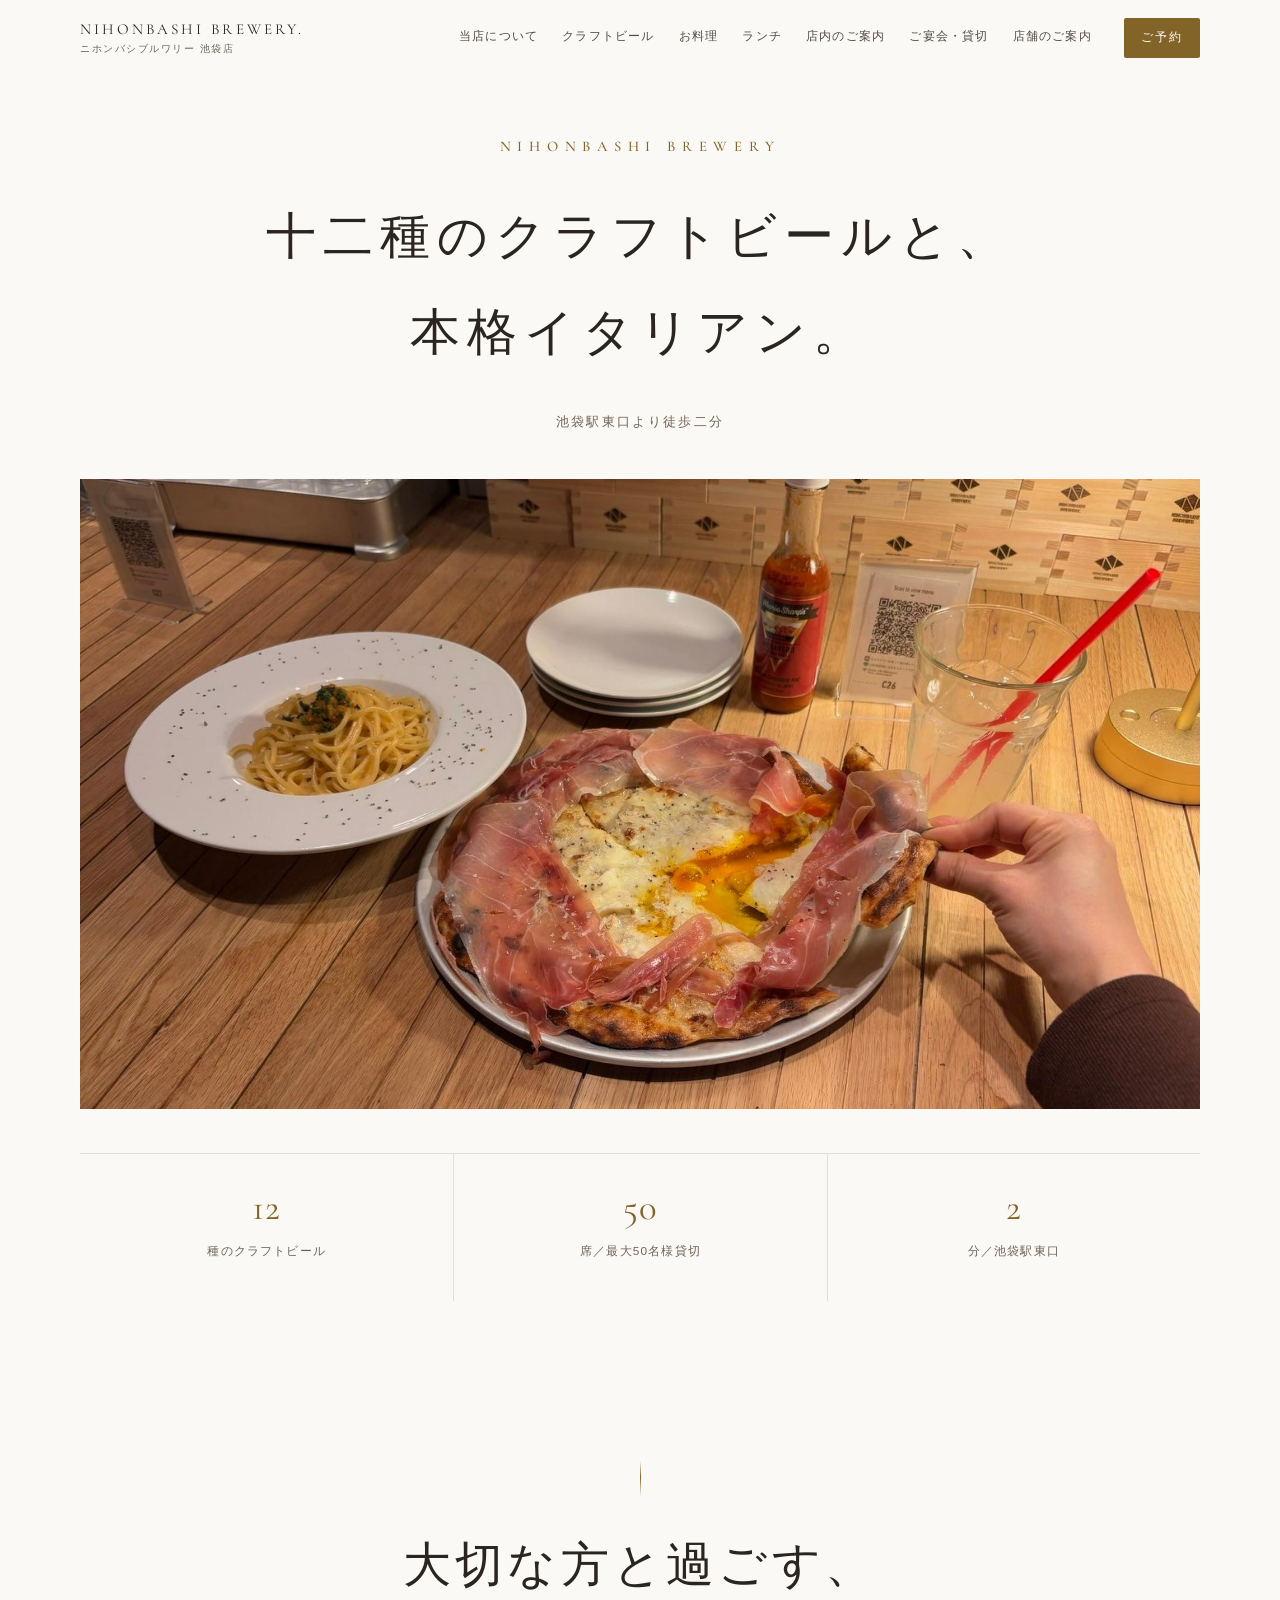
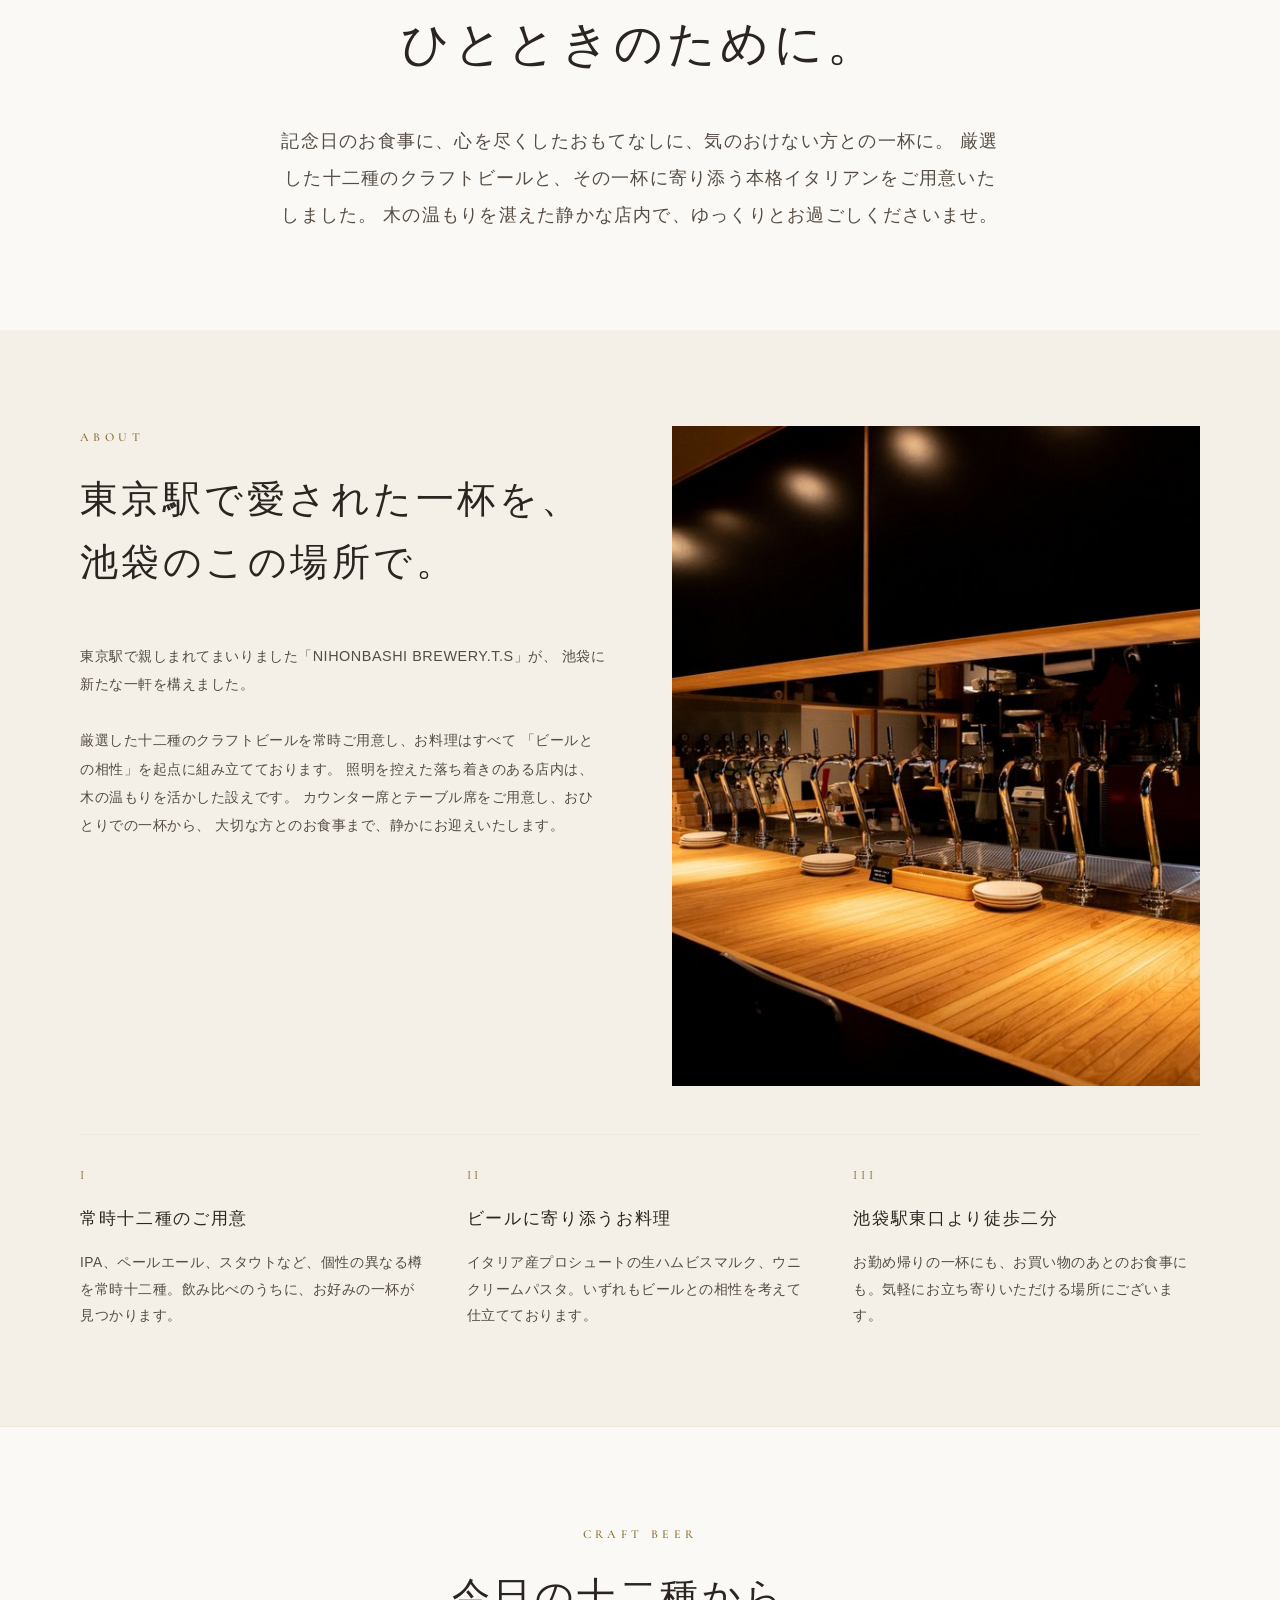
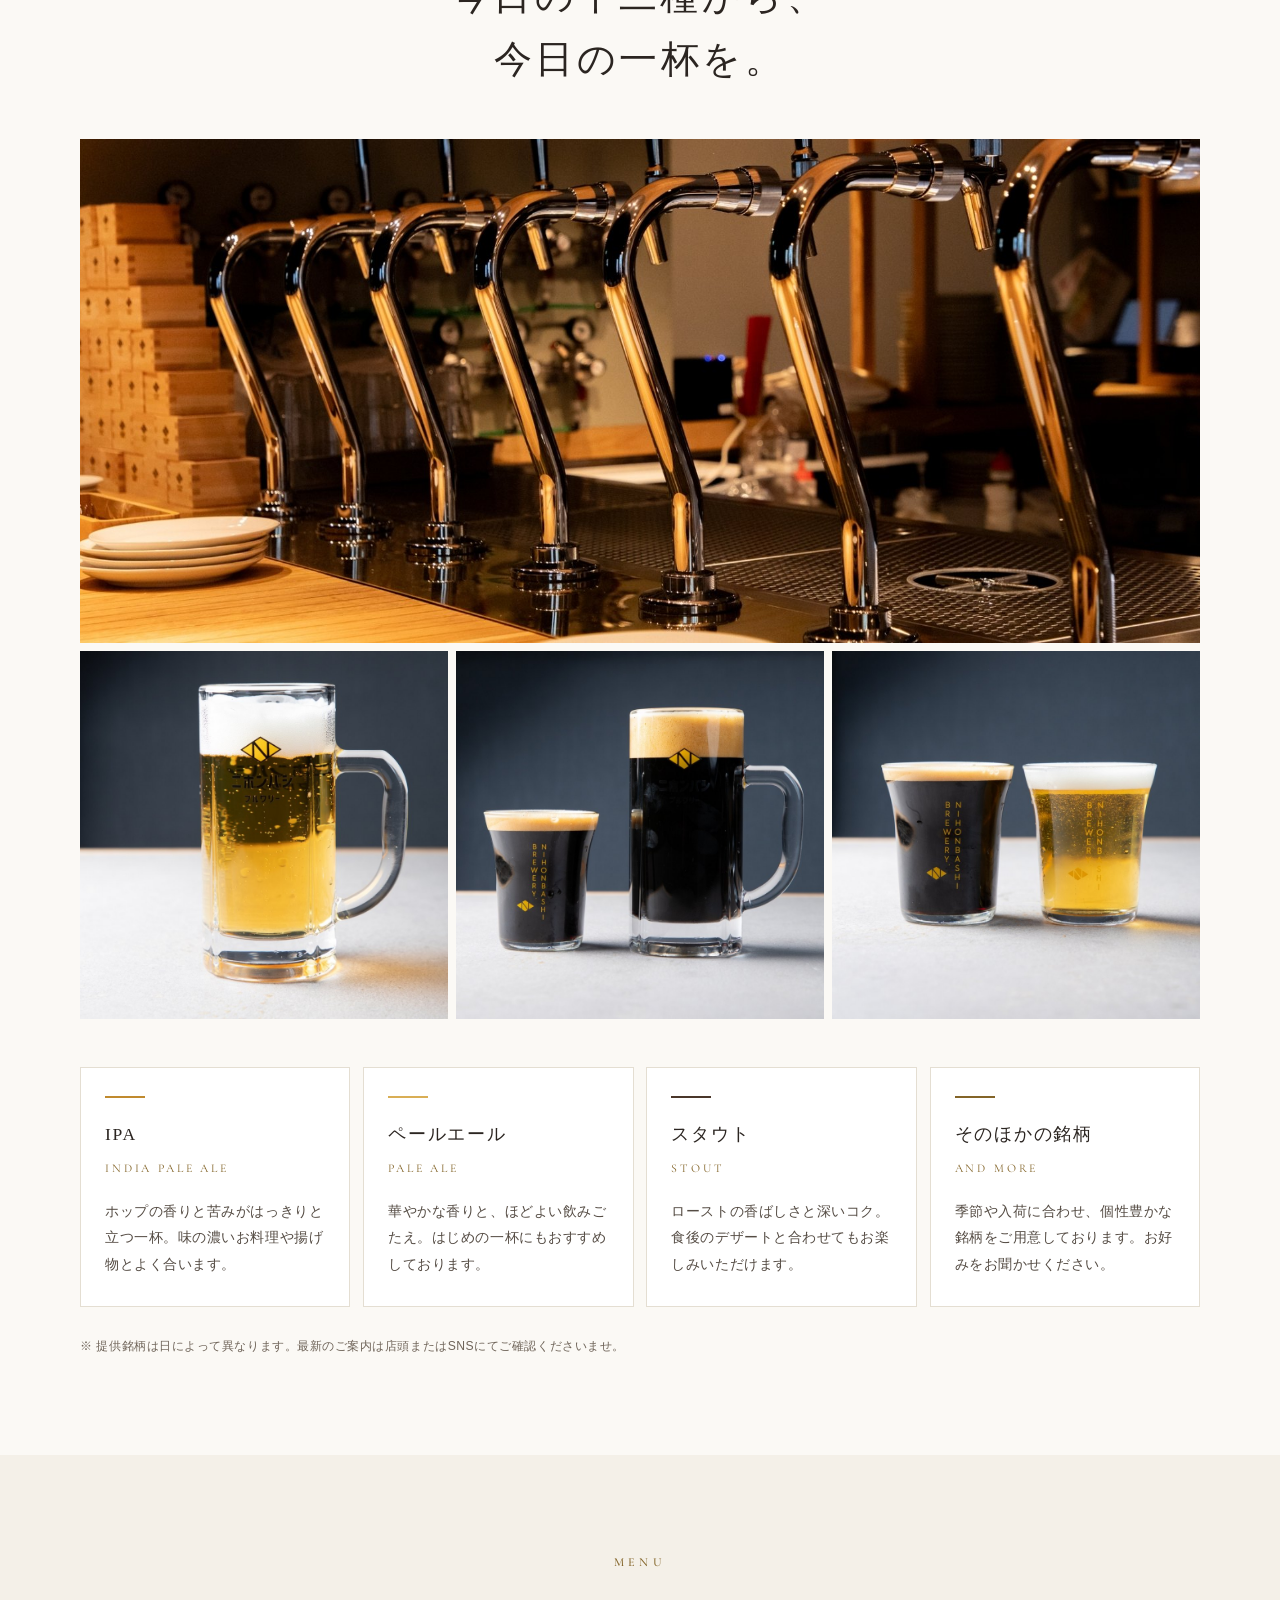
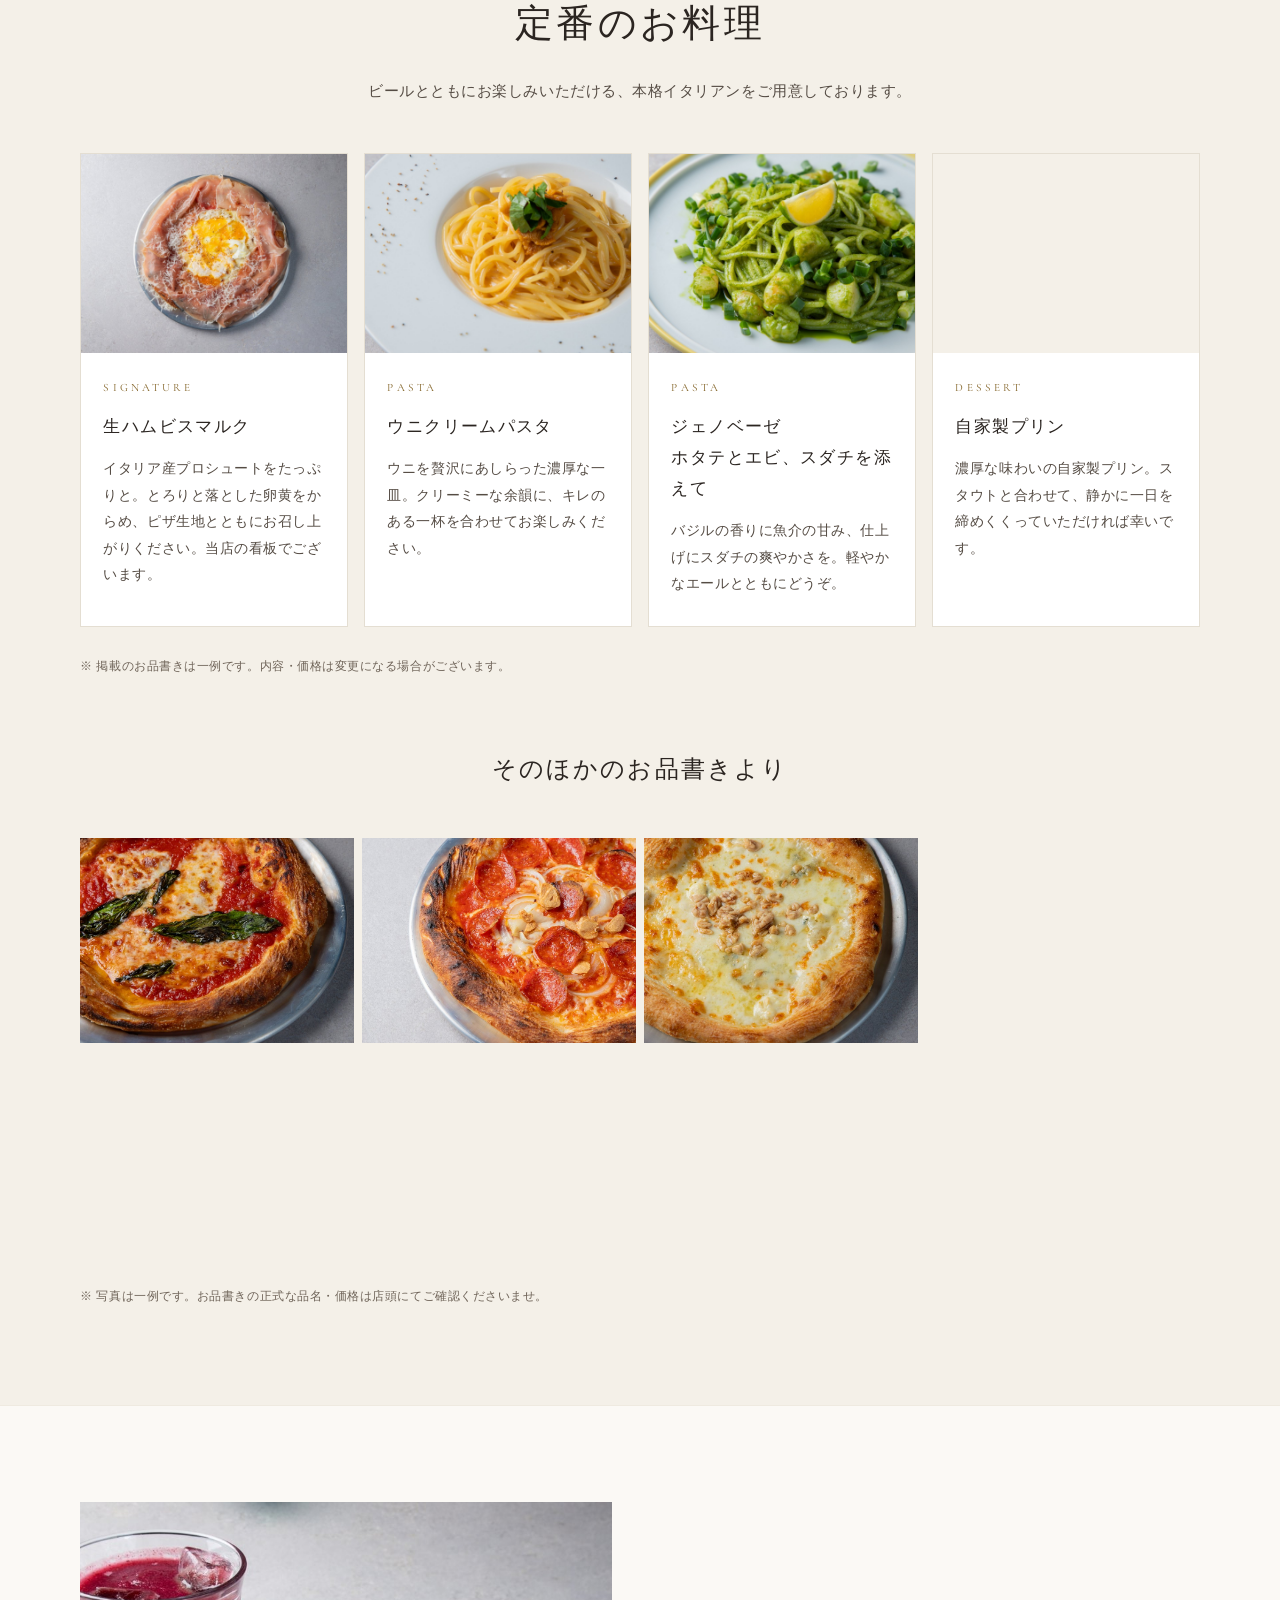
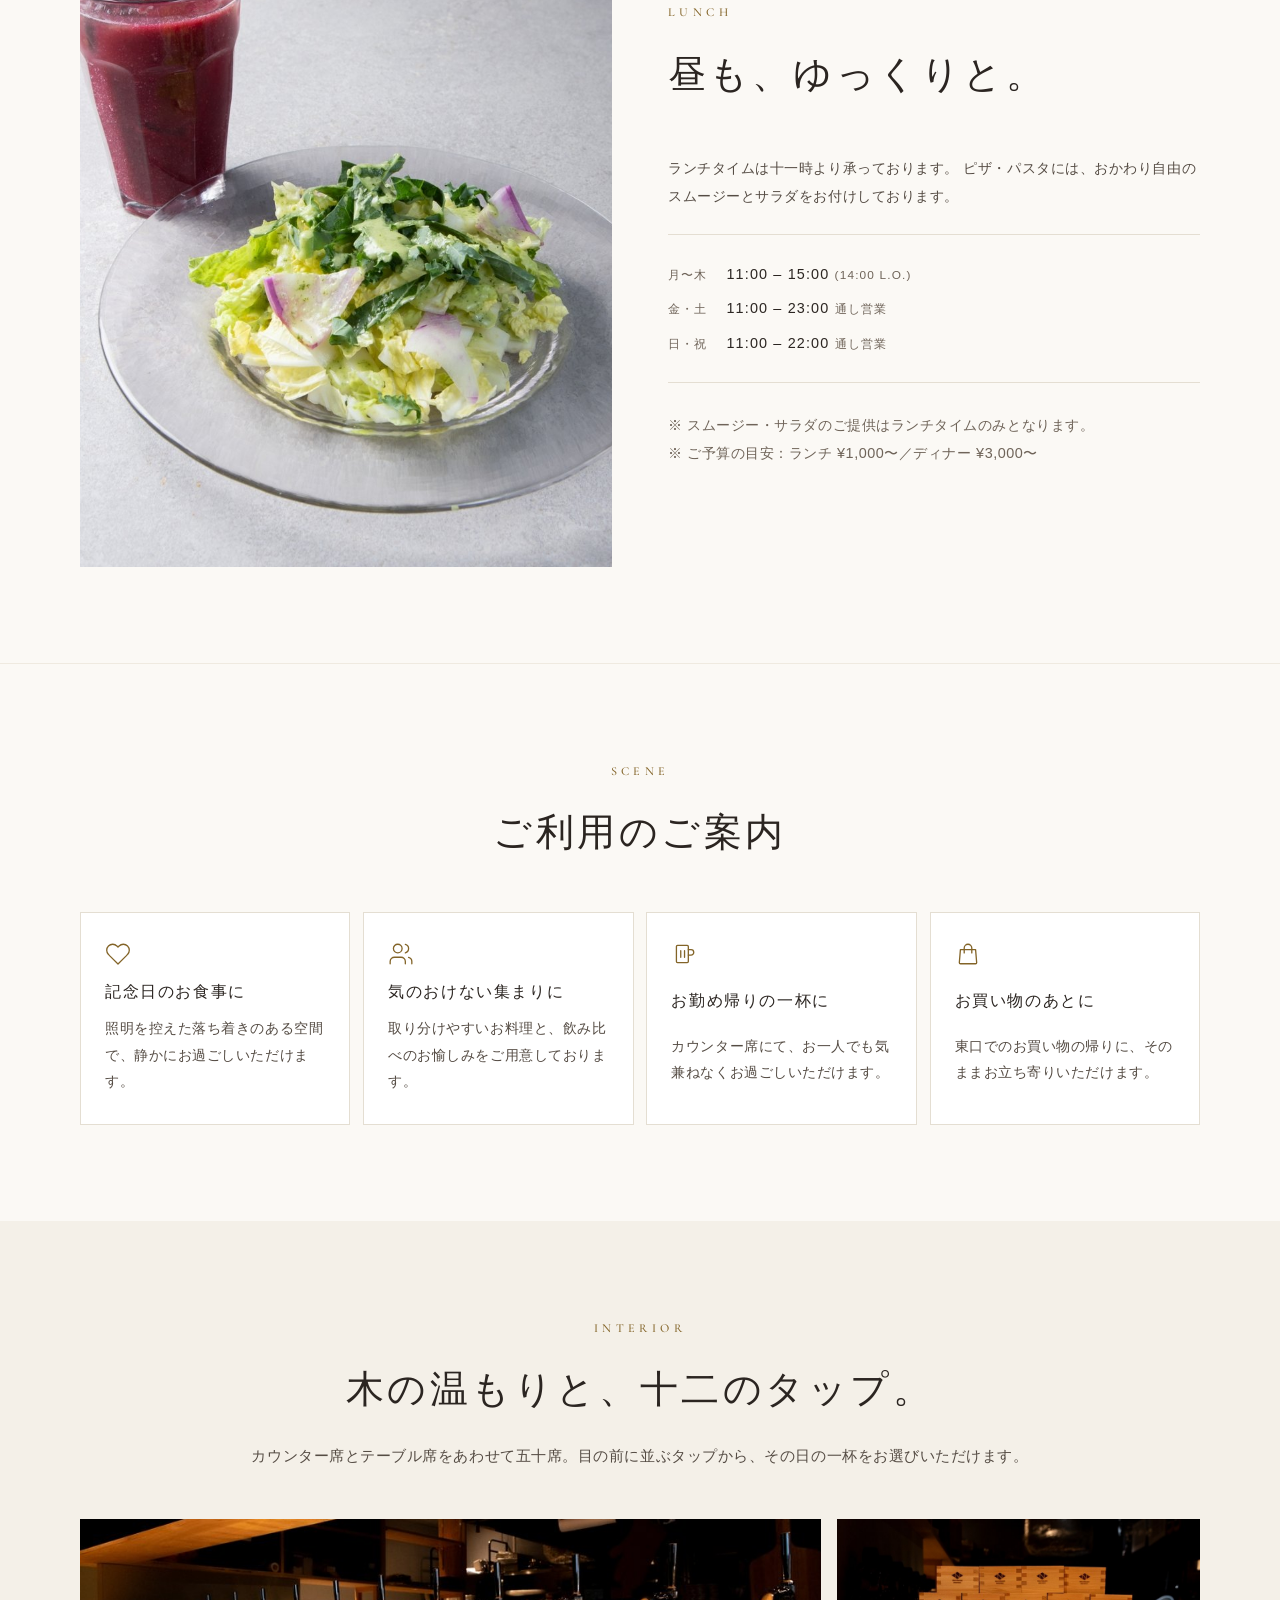
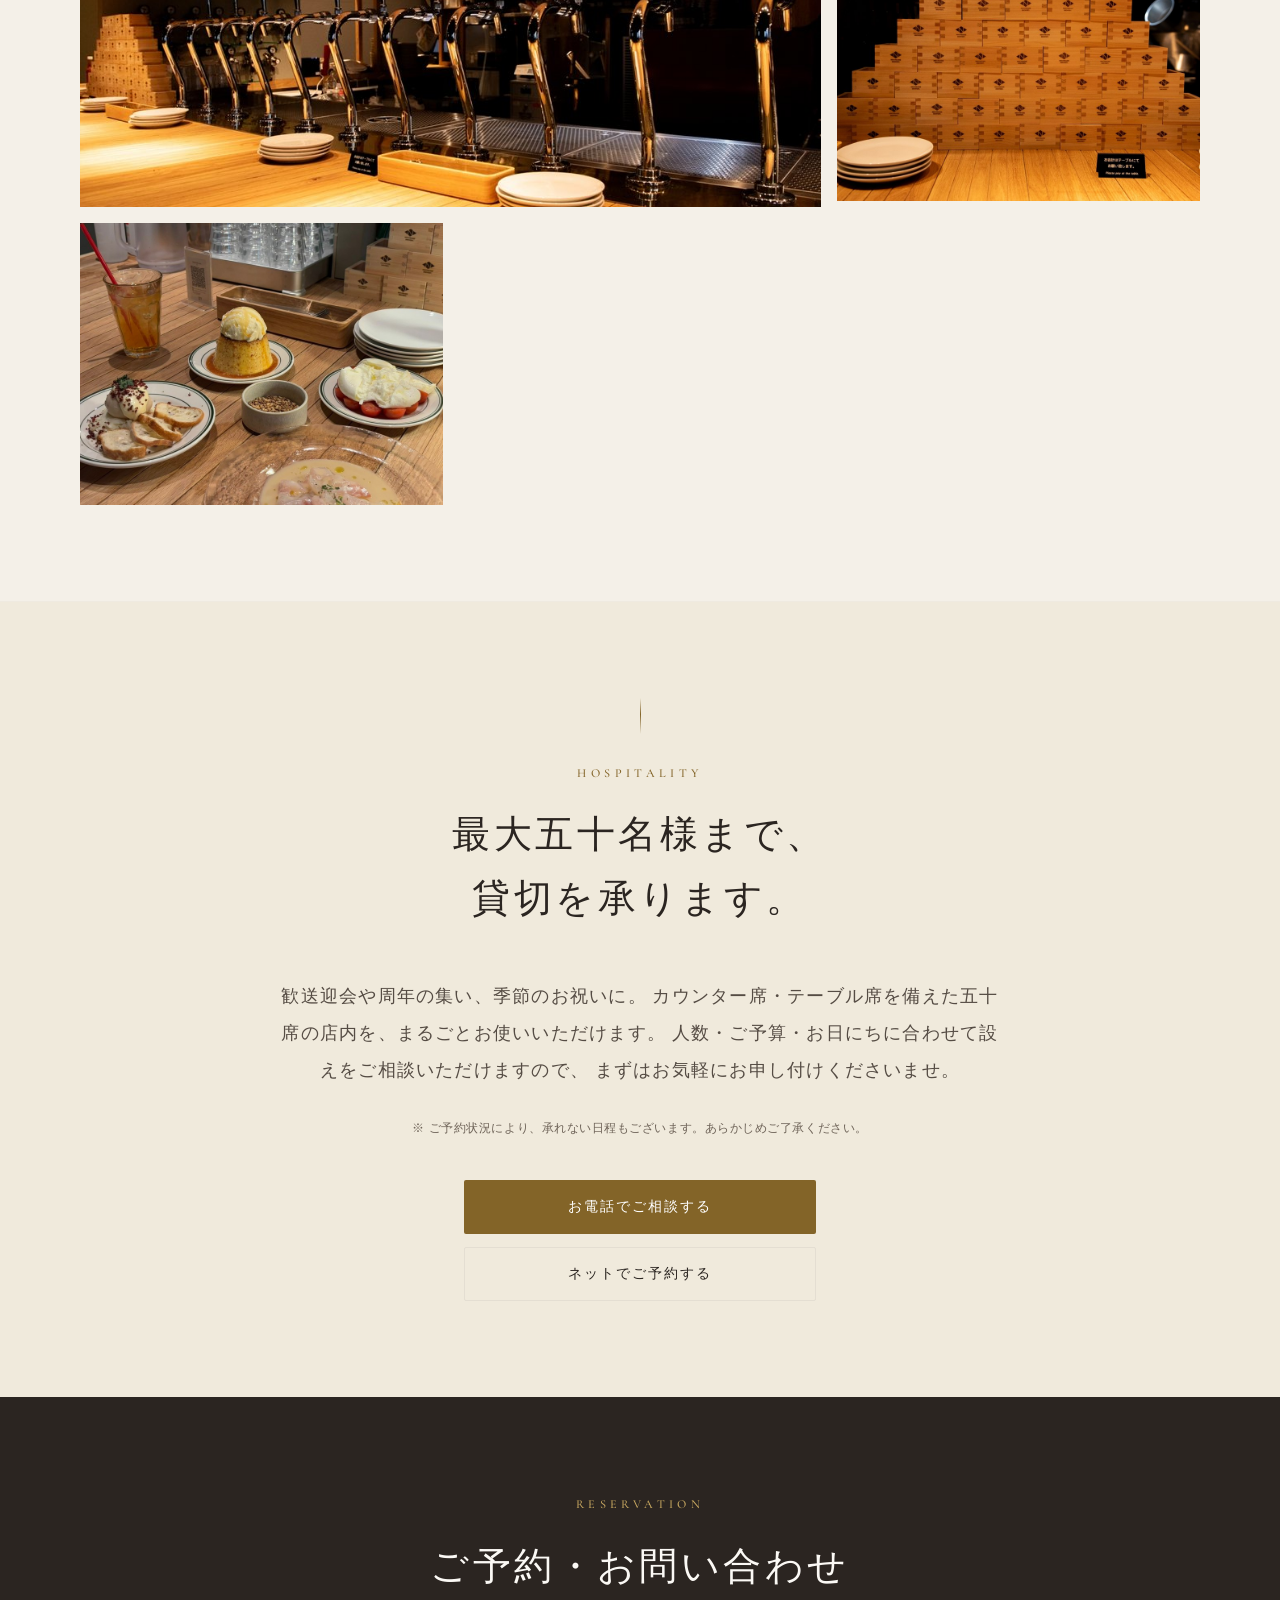
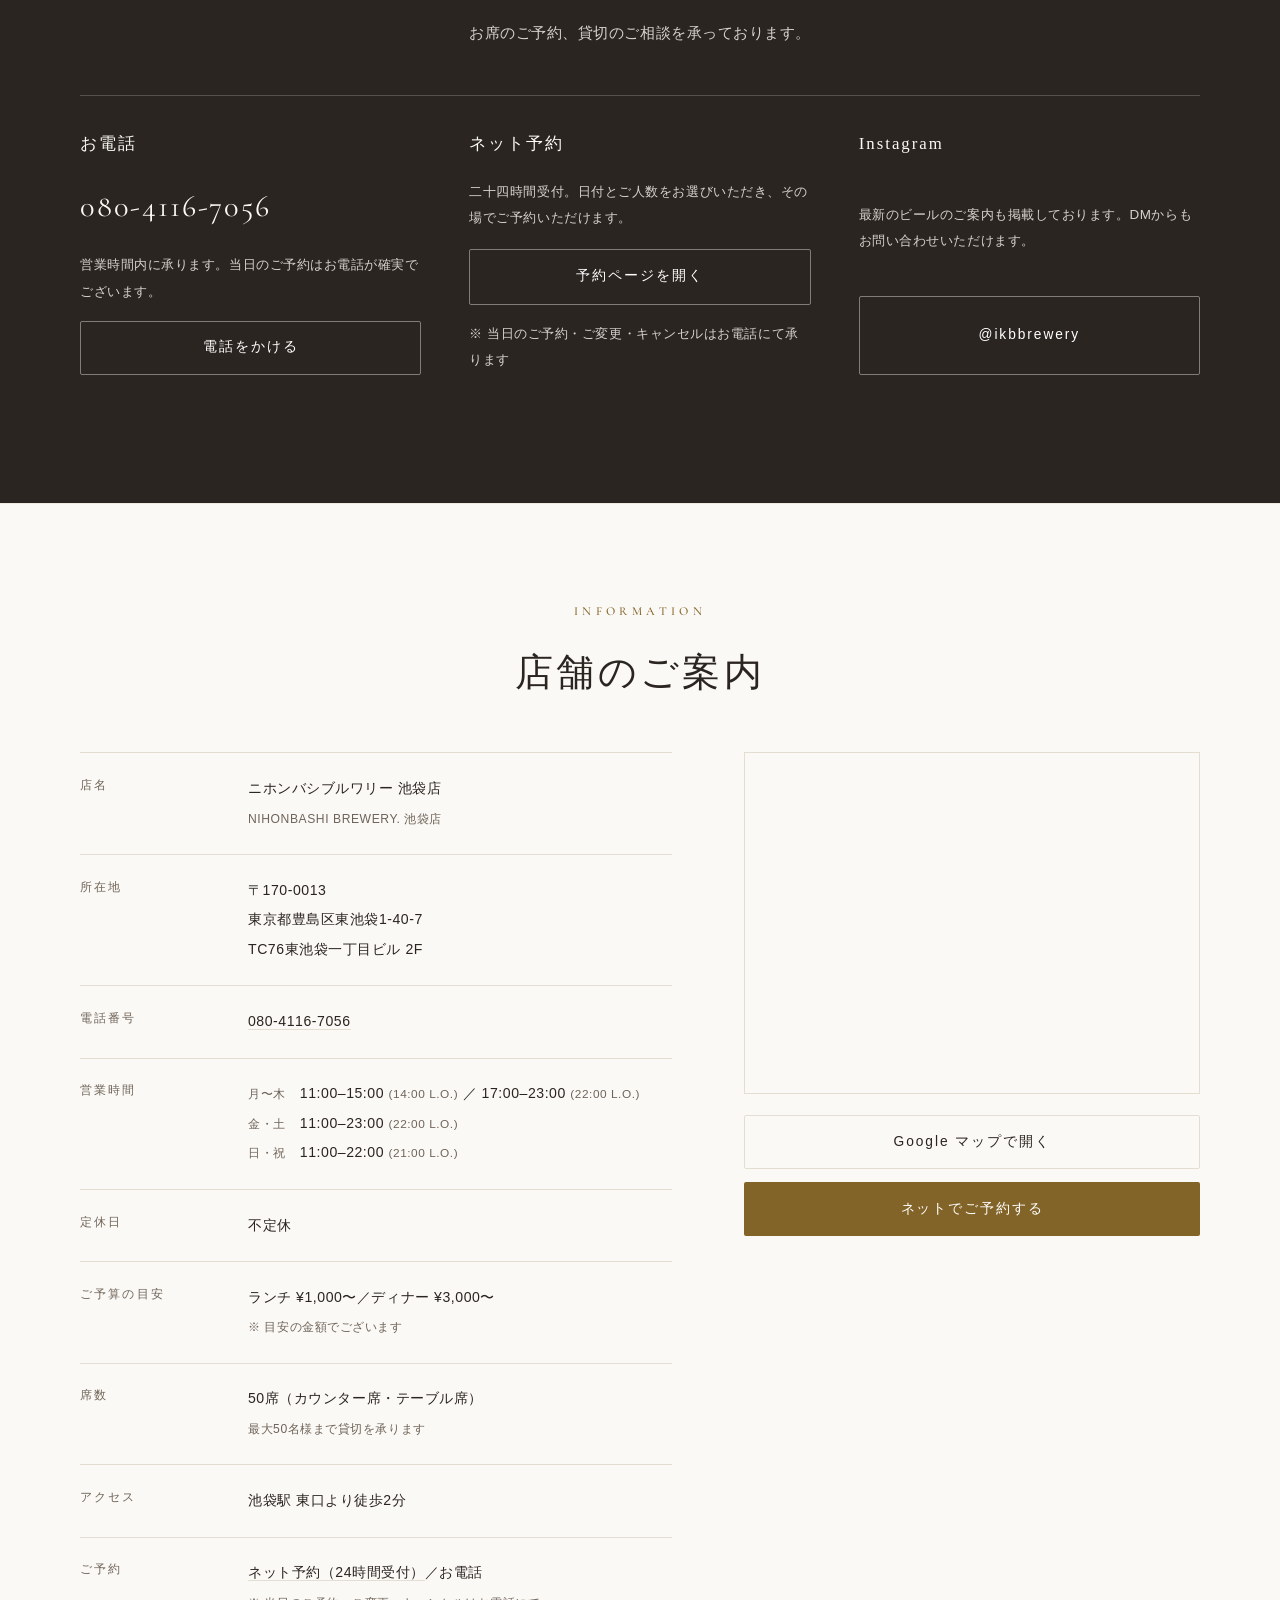
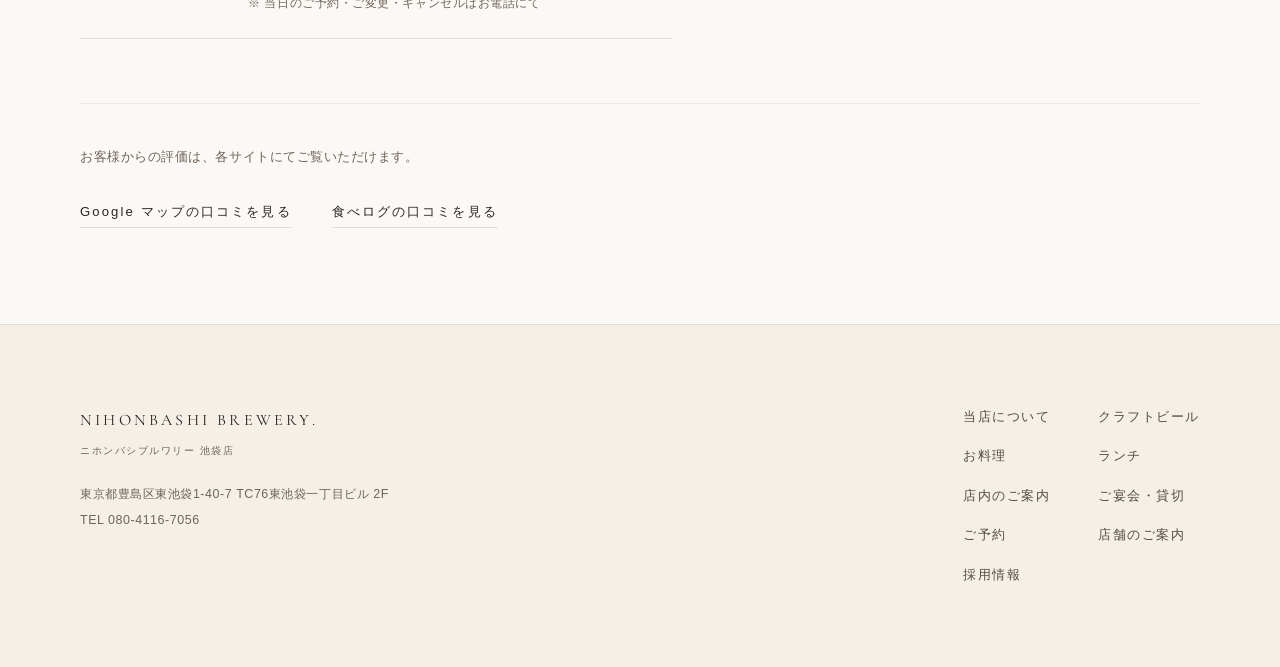
<file: index.html>
<!DOCTYPE html>
<html lang="ja">
<head>
<meta charset="UTF-8">
<meta name="viewport" content="width=device-width, initial-scale=1">

<title>ニホンバシブルワリー 池袋店｜クラフトビールと本格イタリアン</title>
<meta name="description" content="池袋駅東口より徒歩2分。厳選した12種のクラフトビールと、ビールとの相性を考え抜いた本格イタリアン。木の温もりを湛えた50席の店内で、静かなひとときをお過ごしください。ご予約は080-4116-7056。">
<link rel="canonical" href="https://bigbabyboy24-collab.github.io/lp-test/">

<!-- ===== OGP / Twitter Card =====
     公開URLを変更した場合は、og:url / og:image / canonical を差し替えてください -->
<meta property="og:type" content="restaurant.restaurant">
<meta property="og:site_name" content="ニホンバシブルワリー 池袋店">
<meta property="og:title" content="ニホンバシブルワリー 池袋店｜クラフトビールと本格イタリアン">
<meta property="og:description" content="池袋駅東口より徒歩2分。厳選した12種のクラフトビールと、本格イタリアンをご用意しております。">
<meta property="og:url" content="https://bigbabyboy24-collab.github.io/lp-test/">
<meta property="og:image" content="https://bigbabyboy24-collab.github.io/lp-test/images/og.jpg">
<meta property="og:image:width" content="1200">
<meta property="og:image:height" content="630">
<meta property="og:image:alt" content="木のテーブルに置かれた生ハムビスマルク">
<meta property="og:locale" content="ja_JP">
<meta name="twitter:card" content="summary_large_image">
<meta name="twitter:title" content="ニホンバシブルワリー 池袋店｜クラフトビールと本格イタリアン">
<meta name="twitter:description" content="池袋駅東口より徒歩2分。厳選した12種のクラフトビールと、本格イタリアン。">
<meta name="twitter:image" content="https://bigbabyboy24-collab.github.io/lp-test/images/og.jpg">
<meta name="theme-color" content="#FBF9F5">

<!-- 欧文見出し用のみ Latin サブセットで読み込み。
     和文は端末標準の明朝／ゴシック（游明朝・ヒラギノ）を使用し、
     Webフォントの読み込み待ちによる文字の跳ねを避けています。 -->
<link rel="preconnect" href="https://fonts.googleapis.com">
<link rel="preconnect" href="https://fonts.gstatic.com" crossorigin>
<link rel="stylesheet" href="https://fonts.googleapis.com/css2?family=Cormorant+Garamond:wght@400;500&display=swap">

<!-- ===== 構造化データ（Restaurant） =====
     要確認：営業時間・電話番号・予算はオープン時点の情報です。最新の内容にご更新ください。
     geo の緯度経度は住所からの概算値のため、正確な値に差し替えてください。 -->
<script type="application/ld+json">
{
  "@context": "https://schema.org",
  "@type": "Restaurant",
  "@id": "https://bigbabyboy24-collab.github.io/lp-test/#restaurant",
  "name": "ニホンバシブルワリー 池袋店",
  "alternateName": "NIHONBASHI BREWERY. 池袋店",
  "url": "https://bigbabyboy24-collab.github.io/lp-test/",
  "image": [
    "https://bigbabyboy24-collab.github.io/lp-test/images/og.jpg",
    "https://bigbabyboy24-collab.github.io/lp-test/images/interior-1.jpg",
    "https://bigbabyboy24-collab.github.io/lp-test/images/prosciutto.jpg"
  ],
  "telephone": "+81-80-4116-7056",
  "servesCuisine": ["イタリア料理", "クラフトビール", "ピザ", "パスタ"],
  "priceRange": "¥1,000〜¥4,000",
  "currenciesAccepted": "JPY",
  "address": {
    "@type": "PostalAddress",
    "streetAddress": "東池袋1-40-7 TC76東池袋一丁目ビル 2F",
    "addressLocality": "豊島区",
    "addressRegion": "東京都",
    "postalCode": "170-0013",
    "addressCountry": "JP"
  },
  "geo": { "@type": "GeoCoordinates", "latitude": 35.7296, "longitude": 139.7160 },
  "hasMap": "https://www.google.com/maps/search/?api=1&query=%E6%9D%B1%E4%BA%AC%E9%83%BD%E8%B1%8A%E5%B3%B6%E5%8C%BA%E6%9D%B1%E6%B1%A0%E8%A2%8B1-40-7",
  "publicAccess": true,
  "smokingAllowed": false,
  "maximumAttendeeCapacity": 50,
  "acceptsReservations": "https://yoyaku.toreta.in/ikbbrewery/",
  "potentialAction": {
    "@type": "ReserveAction",
    "target": {
      "@type": "EntryPoint",
      "urlTemplate": "https://yoyaku.toreta.in/ikbbrewery/",
      "inLanguage": "ja",
      "actionPlatform": [
        "http://schema.org/DesktopWebPlatform",
        "http://schema.org/IOSPlatform",
        "http://schema.org/AndroidPlatform"
      ]
    },
    "result": { "@type": "FoodEstablishmentReservation", "name": "座席のご予約" }
  },
  "sameAs": [
    "https://www.instagram.com/ikbbrewery/",
    "https://tabelog.com/tokyo/A1305/A130501/13305524/"
  ],
  "openingHoursSpecification": [
    { "@type": "OpeningHoursSpecification", "dayOfWeek": ["Monday","Tuesday","Wednesday","Thursday"], "opens": "11:00", "closes": "15:00" },
    { "@type": "OpeningHoursSpecification", "dayOfWeek": ["Monday","Tuesday","Wednesday","Thursday"], "opens": "17:00", "closes": "23:00" },
    { "@type": "OpeningHoursSpecification", "dayOfWeek": ["Friday","Saturday"], "opens": "11:00", "closes": "23:00" },
    { "@type": "OpeningHoursSpecification", "dayOfWeek": ["Sunday","PublicHolidays"], "opens": "11:00", "closes": "22:00" }
  ]
}
</script>

<style>
/* =========================================================
   ニホンバシブルワリー 池袋店 — Landing Page
   静けさ・余白・控えめな品格を軸にした構成
   モバイルファースト / ブレークポイント 768px・1280px
   ========================================================= */

/* ---------- Design tokens ----------
   面は生成り〜オフホワイト。加飾は細い罫線のみ。
   本文色はいずれも背景に対しコントラスト比 4.5:1 以上（WCAG AA）。 */
:root {
  /* 面 */
  --paper:    #FBF9F5;   /* 生成り（基本背景） */
  --paper-2:  #F4F0E8;   /* ごく薄いベージュ */
  --white:    #FFFFFF;
  --line:     #E4DED2;   /* 細罫 */
  --line-2:   #EFEAE0;   /* さらに淡い罫 */

  /* 墨（真っ黒を避けた深い茶） */
  --ink:      #2B2521;   /* 14.4:1 */
  --ink-2:    #554C44;   /*  8.0:1 */
  --ink-3:    #6F6459;   /*  5.4:1 */

  /* 加飾：落ち着いた金・ブロンズ（ごく控えめに） */
  --bronze:      #836428; /* 5.2:1 — 欧文ラベル・リンク・CTA */
  --bronze-deep: #6B5020;
  --bronze-tint: #F0EADC;

  /* 補助：ごく淡い藍と緑（面積は最小限） */
  --indigo:   #3D4A57;
  --moss:     #5E6B50;

  /* レイアウト */
  --header-h: 62px;
  --r:        2px;        /* 角丸はほぼ直角に */

  /* 書体 */
  --mincho: "Hiragino Mincho ProN", "Yu Mincho", "YuMincho", "Noto Serif JP",
            "MS PMincho", serif;
  --gothic: "Hiragino Sans", "Hiragino Kaku Gothic ProN", "Yu Gothic", "YuGothic",
            "Noto Sans JP", "Helvetica Neue", Arial, sans-serif;
  --latin:  "Cormorant Garamond", "Palatino", Georgia, serif;

  --ease: cubic-bezier(.25, .46, .45, .94);
}

/* ---------- Reset ---------- */
*, *::before, *::after { box-sizing: border-box; }

html {
  scroll-behavior: smooth;
  scroll-padding-top: calc(var(--header-h) + 12px);
  -webkit-text-size-adjust: 100%;
}

body {
  margin: 0;
  background: var(--paper);
  color: var(--ink-2);
  font-family: var(--gothic);
  font-size: 16px;
  line-height: 1.95;
  letter-spacing: .035em;
  -webkit-font-smoothing: antialiased;
  overflow-wrap: anywhere;
}

img, svg, iframe { display: block; max-width: 100%; border: 0; }
img { height: auto; }
ul, ol, dl, dd, figure, blockquote { margin: 0; padding: 0; }
li { list-style: none; }
h1, h2, h3, h4, p { margin: 0; }
a { color: inherit; text-decoration: none; }
button { font: inherit; }

:focus-visible { outline: 2px solid var(--bronze); outline-offset: 4px; }

@media (prefers-reduced-motion: reduce) {
  html { scroll-behavior: auto; }
  *, *::before, *::after {
    animation-duration: .001ms !important;
    animation-iteration-count: 1 !important;
    transition-duration: .001ms !important;
  }
}

/* ---------- Utilities ---------- */
.container { width: min(1120px, 100% - 2.5rem); margin-inline: auto; }
.narrow    { width: min(720px, 100% - 2.5rem); margin-inline: auto; }

.skip-link {
  position: absolute; left: -9999px; top: 0; z-index: 200;
  padding: .8rem 1.25rem; background: var(--ink); color: var(--paper);
}
.skip-link:focus { left: 0; }

.note { margin-top: 1.75rem; color: var(--ink-3); font-size: .76rem; line-height: 1.95; }

/* 小さな加飾（細い縦罫）。和の意匠に寄せず、細線のみに留める */
.ornament {
  display: block; width: 1px; height: 36px;
  margin: 0 auto 1.75rem;
  background: linear-gradient(180deg, transparent, var(--bronze) 45%, transparent);
}

/* ---------- Typography ---------- */
.label {
  display: block; margin-bottom: 1.1rem;
  font-family: var(--latin);
  font-size: .76rem; font-weight: 500;
  letter-spacing: .36em; text-transform: uppercase;
  color: var(--bronze);
}
.title {
  font-family: var(--mincho); font-weight: 500;
  font-size: clamp(1.5rem, 5.8vw, 2.4rem);
  line-height: 1.65;
  letter-spacing: .09em;
  color: var(--ink);
}
.title-lg { font-size: clamp(1.75rem, 7vw, 3rem); }
.lead {
  margin-top: 1.5rem;
  font-family: var(--mincho);
  font-size: clamp(1rem, 3.6vw, 1.1rem);
  line-height: 2.1; letter-spacing: .07em;
  color: var(--ink-2);
}
.desc { margin-top: 1.25rem; color: var(--ink-2); font-size: .94rem; }

/* セクション：余白は保ちつつ、間延びしない間隔に */
.section { padding: clamp(3.5rem, 9vw, 6rem) 0; }
.section-tint { background: var(--paper-2); }
.section + .section:not(.section-tint):not(.section-dark) { border-top: 1px solid var(--line-2); }
.section-head { margin-bottom: clamp(2rem, 5vw, 3rem); }
.section-head-center { text-align: center; }

/* 面を持ったカード。罫線一本で締め、影は使わない */
.card {
  padding: 1.75rem 1.5rem;
  background: var(--white);
  border: 1px solid var(--line);
}

/* ---------- Buttons：角はほぼ直角、装飾は最小限 ---------- */
.btn {
  display: flex; align-items: center; justify-content: center; gap: .6em;
  width: 100%; min-height: 54px; padding: .9em 1.75em;
  border: 1px solid transparent; border-radius: var(--r);
  font-family: var(--gothic);
  font-size: .86rem; font-weight: 500;
  letter-spacing: .14em; line-height: 1.5; text-align: center;
  cursor: pointer;
  transition: background-color .45s var(--ease), color .45s var(--ease),
              border-color .45s var(--ease), opacity .45s var(--ease);
}
.btn svg { flex: none; width: 1.05em; height: 1.05em; }

.btn-primary { background: var(--bronze); color: var(--white); }
.btn-primary:hover { background: var(--bronze-deep); }

.btn-outline { background: transparent; color: var(--ink); border-color: var(--line); }
.btn-outline:hover { background: var(--white); border-color: var(--bronze); }

.btn-quiet {
  width: auto; min-height: 0; padding: 0 0 .35rem;
  border: 0; border-bottom: 1px solid var(--line);
  border-radius: 0; color: var(--ink);
  font-size: .82rem; letter-spacing: .16em;
  transition: border-color .45s var(--ease), color .45s var(--ease);
}
.btn-quiet:hover { color: var(--bronze); border-bottom-color: var(--bronze); }

.btn-onDark { background: transparent; color: var(--white); border-color: rgba(255,255,255,.4); }
.btn-onDark:hover { background: rgba(255,255,255,.1); border-color: var(--white); }

/* =========================================================
   Header
   ========================================================= */
.site-header {
  position: fixed; inset: 0 0 auto 0; z-index: 100;
  height: var(--header-h);
  background: rgba(251,249,245,.92);
  backdrop-filter: saturate(120%) blur(10px);
  -webkit-backdrop-filter: saturate(120%) blur(10px);
  border-bottom: 1px solid transparent;
  transition: border-color .5s var(--ease), background-color .5s var(--ease);
}
.site-header.is-scrolled { background: rgba(251,249,245,.98); border-bottom-color: var(--line-2); }
.header-inner { height: 100%; display: flex; align-items: center; justify-content: space-between; gap: 1rem; }

.brand { display: grid; gap: .2rem; line-height: 1.3; }
.brand-en { font-family: var(--latin); font-size: .95rem; letter-spacing: .2em; color: var(--ink); }
.brand-ja { font-size: .6rem; letter-spacing: .16em; color: var(--ink-3); }

.nav-toggle {
  display: grid; place-content: center;
  width: 44px; height: 44px; padding: 0; background: none; border: 0; cursor: pointer;
}
.nav-toggle span {
  display: block; width: 20px; height: 1px; margin: 5px 0;
  background: var(--ink);
  transition: transform .4s var(--ease), opacity .3s var(--ease);
}
.nav-toggle[aria-expanded="true"] span:nth-child(1) { transform: translateY(6px) rotate(45deg); }
.nav-toggle[aria-expanded="true"] span:nth-child(2) { opacity: 0; }
.nav-toggle[aria-expanded="true"] span:nth-child(3) { transform: translateY(-6px) rotate(-45deg); }

.nav {
  position: fixed; inset: var(--header-h) 0 auto 0;
  max-height: calc(100dvh - var(--header-h)); overflow-y: auto;
  padding: .5rem 1.25rem calc(2rem + env(safe-area-inset-bottom));
  background: rgba(251,249,245,.99);
  backdrop-filter: blur(10px); -webkit-backdrop-filter: blur(10px);
  border-bottom: 1px solid var(--line);
  opacity: 0; visibility: hidden;
  transition: opacity .45s var(--ease), visibility .45s;
}
.nav.is-open { opacity: 1; visibility: visible; }
.nav-list a {
  display: block; padding: 1rem .25rem;
  border-bottom: 1px solid var(--line-2);
  font-size: .88rem; letter-spacing: .12em; color: var(--ink);
}
.nav-cta { margin-top: 1.5rem; }

/* =========================================================
   Hero：写真を大きく、文字は最小限。周囲に余白を確保する
   ========================================================= */
.hero { padding: calc(var(--header-h) + clamp(2rem, 7vw, 3.5rem)) 0 clamp(2.5rem, 7vw, 4rem); }
.hero-head { text-align: center; margin-bottom: clamp(2rem, 5vw, 2.75rem); }
.hero-en {
  display: block; margin-bottom: 1.75rem;
  font-family: var(--latin); font-size: clamp(.78rem, 3vw, .92rem);
  letter-spacing: .46em; text-transform: uppercase; color: var(--bronze);
}
.hero-ja {
  font-family: var(--mincho); font-weight: 500;
  font-size: clamp(1.6rem, 7.4vw, 3.1rem);
  line-height: 1.95; letter-spacing: .14em; color: var(--ink);
}
.hero-sub {
  margin-top: 1.75rem;
  font-size: .8rem; letter-spacing: .18em; color: var(--ink-3);
}

/* ▼ 差し替え箇所：images/hero.jpg（推奨 2000×1200 / 5:3）
     画像の周囲に余白を確保するため、コンテナ幅の内側に収めています */
.hero-figure {
  position: relative; overflow: hidden;
  aspect-ratio: 3 / 2;
  background: linear-gradient(140deg, var(--paper-2), #D9CFBC);
}
.hero-figure img { width: 100%; height: 100%; object-fit: cover; }

.hero-facts {
  display: grid; grid-template-columns: repeat(3, 1fr);
  margin-top: clamp(2rem, 5vw, 2.75rem);
  border-top: 1px solid var(--line);
}
.hero-facts li { padding: 1.35rem .5rem; text-align: center; }
.hero-facts li + li { border-left: 1px solid var(--line); }
.hero-facts strong {
  display: block; margin-bottom: .5rem;
  font-family: var(--latin); font-size: 1.9rem; font-weight: 400;
  line-height: 1; letter-spacing: .04em; color: var(--bronze);
}
.hero-facts span { font-size: .7rem; letter-spacing: .1em; color: var(--ink-3); }

/* =========================================================
   Greeting：静かな導入
   ========================================================= */
.greeting { text-align: center; }
.greeting .lead { margin-top: 2.5rem; }

/* =========================================================
   About：ブランドストーリー
   ========================================================= */
.about-body p + p { margin-top: 1.75rem; }
.about-body p { font-size: .9rem; }
.about-figure { margin-top: 2rem; aspect-ratio: 3 / 2; overflow: hidden; background: var(--paper-2); }
.about-figure img { width: 100%; height: 100%; object-fit: cover; }

.points { display: grid; gap: 0; margin-top: clamp(2.25rem, 5vw, 3rem); border-top: 1px solid var(--line-2); }
.point { padding: 1.75rem 0; border-bottom: 1px solid var(--line-2); }
.point-num {
  display: block; margin-bottom: .9rem;
  font-family: var(--latin); font-size: .8rem; letter-spacing: .3em; color: var(--bronze);
}
.point h3 {
  margin-bottom: .9rem;
  font-family: var(--mincho); font-size: 1.05rem; font-weight: 500;
  letter-spacing: .1em; color: var(--ink);
}
.point p { font-size: .86rem; }

/* =========================================================
   Beer
   ========================================================= */
.band { overflow: hidden; aspect-ratio: 20 / 9; background: var(--paper-2); }
.band img { width: 100%; height: 100%; object-fit: cover; }

/* ビールの写真：3点を横並びに */
.beer-photos { display: grid; grid-template-columns: repeat(3, 1fr); gap: .5rem; margin-top: .5rem; }
.beer-photos figure { overflow: hidden; aspect-ratio: 1 / 1; background: var(--paper-2); }
.beer-photos img { width: 100%; height: 100%; object-fit: cover; }

.beer-grid { display: grid; gap: .8rem; margin-top: clamp(2rem, 5vw, 3rem); }
.beer-card { padding: 1.75rem 1.5rem; background: var(--white); border: 1px solid var(--line); }
.beer-rule { width: 40px; height: 2px; margin-bottom: 1.15rem; }
.beer-rule[data-tone="ipa"]   { background: #C08A2E; }
.beer-rule[data-tone="pale"]  { background: #D9AE55; }
.beer-rule[data-tone="stout"] { background: #4A362A; }
.beer-rule[data-tone="more"]  { background: var(--bronze); }
.beer-card h3 {
  font-family: var(--mincho); font-size: 1.1rem; font-weight: 500;
  letter-spacing: .1em; color: var(--ink);
}
.beer-style {
  margin: .4rem 0 1.15rem;
  font-family: var(--latin); font-size: .74rem; letter-spacing: .24em;
  text-transform: uppercase; color: var(--bronze);
}
.beer-card p:last-child { font-size: .85rem; }

/* =========================================================
   Food：整然と並ぶカード（写真＋短い説明＋控えめなCTA）
   ========================================================= */
.food-grid { display: grid; gap: 1rem; }
.food-card { background: var(--white); border: 1px solid var(--line); }
.food-card figure { overflow: hidden; aspect-ratio: 4 / 3; background: var(--paper-2); }
.food-card figure img {
  width: 100%; height: 100%; object-fit: cover;
  transition: opacity .6s var(--ease);
}
.food-card:hover figure img { opacity: .88; }
.food-body { padding: 1.5rem 1.4rem 1.75rem; }

/* お料理の一例：写真を敷き詰める */
.dish-grid { display: grid; grid-template-columns: repeat(2, 1fr); gap: .5rem; }
.dish-grid figure { overflow: hidden; aspect-ratio: 4 / 3; background: var(--paper-2); }
.dish-grid img {
  width: 100%; height: 100%; object-fit: cover;
  transition: opacity .6s var(--ease);
}
.dish-grid figure:hover img { opacity: .88; }
.dish-grid figcaption {
  padding-top: .7rem;
  font-size: .74rem; letter-spacing: .06em; color: var(--ink-3);
}
.food-cat {
  margin-bottom: .7rem;
  font-family: var(--latin); font-size: .7rem; letter-spacing: .28em;
  text-transform: uppercase; color: var(--bronze);
}
.food-card h3 {
  margin-bottom: .9rem;
  font-family: var(--mincho); font-size: 1.08rem; font-weight: 500;
  line-height: 1.8; letter-spacing: .08em; color: var(--ink);
}
.food-body p:last-of-type { font-size: .85rem; }

/* =========================================================
   Lunch
   ========================================================= */
.lunch-figure { overflow: hidden; aspect-ratio: 6 / 5; background: var(--paper-2); }
.lunch-figure img { width: 100%; height: 100%; object-fit: cover; }
.lunch-copy { padding-top: 1.75rem; }
.lunch-copy p { font-size: .9rem; }
.lunch-time {
  margin-top: 1.5rem; padding: 1.35rem 0;
  border-top: 1px solid var(--line); border-bottom: 1px solid var(--line);
  font-size: .86rem; line-height: 2.4; letter-spacing: .08em; color: var(--ink);
}
.lunch-time span { display: inline-block; width: 4.5em; font-size: .74rem; color: var(--ink-3); }
.lunch-time small { font-size: .74rem; color: var(--ink-3); }

/* =========================================================
   Scene
   ========================================================= */
.scene-list { display: grid; gap: .8rem; }
.scene-item {
  display: grid; gap: .55rem;
  padding: 1.75rem 1.5rem;
  background: var(--white); border: 1px solid var(--line);
}
.scene-icon { width: 26px; height: 26px; color: var(--bronze); }
.scene-item h3 {
  font-family: var(--mincho); font-size: 1rem; font-weight: 500;
  letter-spacing: .1em; color: var(--ink);
}
.scene-item p { font-size: .85rem; }

/* =========================================================
   Interior gallery
   ========================================================= */
.gallery { display: grid; gap: 1rem; }
.gallery figure { overflow: hidden; aspect-ratio: 9 / 7; background: var(--paper-2); }
.gallery figure img { width: 100%; height: 100%; object-fit: cover; }
.gallery figcaption {
  padding-top: 1rem;
  font-size: .76rem; letter-spacing: .12em; color: var(--ink-3);
}

/* =========================================================
   Hospitality（おもてなし・貸切）
   ========================================================= */
.section-accent { background: var(--bronze-tint); }
.hospitality { text-align: center; }
.hospitality .note { margin-bottom: 2.5rem; }
.hospitality-actions { display: grid; gap: .8rem; max-width: 22rem; margin-inline: auto; }

/* =========================================================
   Reserve
   ========================================================= */
.section-dark { background: var(--ink); color: rgba(251,249,245,.86); }
.section-dark .title { color: var(--paper); }
.section-dark .label { color: #C9A961; }
.section-dark .desc { color: rgba(251,249,245,.82); }

.reserve-grid { display: grid; gap: 0; border-top: 1px solid rgba(251,249,245,.2); }
.reserve-card {
  display: grid; gap: 1rem; padding: 2rem 0;
  border-bottom: 1px solid rgba(251,249,245,.2);
}
.reserve-card h3 {
  font-family: var(--mincho); font-size: 1.05rem; font-weight: 500;
  letter-spacing: .12em; color: var(--paper);
}
.reserve-card p { font-size: .84rem; color: rgba(251,249,245,.82); }
.reserve-tel {
  font-family: var(--latin); font-size: 1.9rem; letter-spacing: .06em; color: var(--paper);
  transition: opacity .45s var(--ease);
}
.reserve-tel:hover { opacity: .75; }
.reserve-soon { font-size: .74rem; color: rgba(251,249,245,.62); }

/* =========================================================
   Info
   ========================================================= */
.info-table { border-top: 1px solid var(--line); }
.info-row { display: grid; gap: .3rem; padding: 1.15rem 0; border-bottom: 1px solid var(--line); }
.info-row dt { font-size: .74rem; letter-spacing: .18em; color: var(--ink-3); }
.info-row dd { font-size: .88rem; line-height: 2.1; color: var(--ink); }
.info-row dd a {
  color: var(--ink); border-bottom: 1px solid var(--line);
  transition: color .45s var(--ease), border-color .45s var(--ease);
}
.info-row dd a:hover { color: var(--bronze); border-bottom-color: var(--bronze); }
.info-sub { font-size: .76rem; color: var(--ink-3); }
.hours-day { display: inline-block; width: 4em; font-size: .74rem; color: var(--ink-3); }
.info-row dd small { font-size: .74rem; color: var(--ink-3); }

.info-side { display: grid; gap: .8rem; margin-top: 2.5rem; }
.map-embed { overflow: hidden; border: 1px solid var(--line); margin-bottom: .5rem; }
.map-embed iframe { width: 100%; height: 260px; }

.review-links { display: grid; gap: 1.25rem; margin-top: clamp(3rem, 8vw, 4rem); padding-top: 2.5rem; border-top: 1px solid var(--line-2); }
.review-links .review-note { font-size: .82rem; color: var(--ink-3); }

/* =========================================================
   Footer
   ========================================================= */
.site-footer {
  padding: clamp(3.5rem, 10vw, 5rem) 0 calc(7rem + env(safe-area-inset-bottom));
  background: var(--paper-2); border-top: 1px solid var(--line);
}
.footer-inner { display: grid; gap: 2.5rem; }
.site-footer .brand-en { color: var(--ink); font-size: 1rem; }
.site-footer .brand-ja { color: var(--ink-3); margin-top: .35rem; }
.footer-addr { margin-top: 1.25rem; font-size: .78rem; line-height: 2.1; color: var(--ink-3); }
.footer-nav { display: grid; gap: .9rem; }
.footer-nav a {
  font-size: .8rem; letter-spacing: .12em; color: var(--ink-2);
  transition: color .45s var(--ease);
}
.footer-nav a:hover { color: var(--bronze); }

/* =========================================================
   Sticky CTA（モバイル）
   ========================================================= */
.sticky-cta {
  position: fixed; z-index: 95; inset: auto 0 0 0;
  display: grid; grid-template-columns: 1fr 1fr; gap: 1px;
  padding: 0;
  background: var(--line);
  border-top: 1px solid var(--line);
  transform: translateY(110%);
  transition: transform .5s var(--ease);
}
.sticky-cta.is-visible { transform: none; }
.sticky-cta .btn {
  min-height: 56px; padding: .8em .5em calc(.8em + env(safe-area-inset-bottom));
  border: 0; border-radius: 0; font-size: .8rem; letter-spacing: .1em;
}
.sticky-cta .btn-outline { background: var(--paper); }

/* =========================================================
   Scroll reveal：ゆっくりとしたフェードインのみ
   ========================================================= */
.reveal {
  opacity: 0; transform: translateY(12px);
  transition: opacity 1.2s var(--ease), transform 1.2s var(--ease);
}
.reveal.is-in { opacity: 1; transform: none; }

/* =========================================================
   768px 以上
   ========================================================= */
@media (min-width: 768px) {
  :root { --header-h: 76px; }
  body { font-size: 15.5px; }

  .container { width: min(1120px, 100% - 4rem); }
  .narrow    { width: min(720px, 100% - 4rem); }

  .nav-toggle { display: none; }
  .nav {
    position: static; display: flex; align-items: center; gap: 2rem;
    max-height: none; padding: 0; overflow: visible;
    background: none; backdrop-filter: none; -webkit-backdrop-filter: none;
    border: 0; opacity: 1; visibility: visible;
  }
  .nav-list { display: flex; align-items: center; gap: 1.5rem; }
  .nav-list a {
    padding: 0; border: 0; font-size: .76rem; letter-spacing: .1em; color: var(--ink-2);
    border-bottom: 1px solid transparent;
    transition: color .45s var(--ease), border-color .45s var(--ease);
  }
  .nav-list a:hover { color: var(--ink); border-bottom-color: var(--bronze); }
  .nav-cta { margin-top: 0; width: auto; min-height: 40px; padding: .5em 1.4em; font-size: .74rem; }

  .hero-facts li { padding: 2.25rem .5rem; }
  .hero-facts strong { font-size: 2.3rem; }
  .hero-facts span { font-size: .74rem; }

  .points { grid-template-columns: repeat(3, 1fr); column-gap: 2.5rem; }
  .point { border-bottom: 0; padding-bottom: 0; }

  .beer-grid  { grid-template-columns: repeat(2, 1fr); }
  .food-grid  { grid-template-columns: repeat(2, 1fr); }
  .dish-grid  { grid-template-columns: repeat(4, 1fr); }
  .scene-list { grid-template-columns: repeat(2, 1fr); }
  .gallery { grid-template-columns: repeat(2, 1fr); }
  .reserve-grid { grid-template-columns: repeat(3, 1fr); column-gap: 3rem; }
  .reserve-card { border-bottom: 0; }

  .lunch-panel { display: grid; grid-template-columns: 1fr 1fr; gap: 3.5rem; align-items: center; }
  .lunch-copy { padding-top: 0; }
  .lunch-figure { aspect-ratio: 4 / 5; }

  .about-grid { display: grid; grid-template-columns: 1fr 1fr; gap: 4rem; align-items: start; }
  .about-figure { margin-top: 0; aspect-ratio: 4 / 5; }

  .info-row { grid-template-columns: 8.5rem 1fr; gap: 2rem; padding: 1.3rem 0; }
  .map-embed iframe { height: 340px; }

  .review-links { grid-template-columns: auto auto; gap: 2.5rem; justify-content: start; align-items: center; }
  .review-links .review-note { grid-column: 1 / -1; margin-bottom: -.5rem; }

  .footer-inner { grid-template-columns: 1fr auto; gap: 4rem; align-items: start; }
  .footer-nav { grid-template-columns: repeat(2, auto); gap: .9rem 3rem; }
  .site-footer { padding-bottom: clamp(3.5rem, 10vw, 5rem); }

  .sticky-cta { display: none; }
}

/* =========================================================
   1280px 以上
   ========================================================= */
@media (min-width: 1280px) {
  .hero-figure { aspect-ratio: 16 / 9; }
  .beer-grid   { grid-template-columns: repeat(4, 1fr); }
  .food-grid   { grid-template-columns: repeat(4, 1fr); }
  .scene-list  { grid-template-columns: repeat(4, 1fr); }
  .gallery     { grid-template-columns: repeat(3, 1fr); }
  .gallery-wide { grid-column: span 2; }
  .gallery-wide figure { aspect-ratio: 18 / 7; }

  .info-grid { display: grid; grid-template-columns: 1.3fr 1fr; gap: 4.5rem; align-items: start; }
  .info-side { margin-top: 0; position: sticky; top: calc(var(--header-h) + 2rem); }
}
</style>
</head>
<body>

<a class="skip-link" href="#main">本文へスキップ</a>

<header class="site-header" id="siteHeader">
  <div class="container header-inner">
    <a class="brand" href="#top">
      <span class="brand-en">NIHONBASHI BREWERY.</span>
      <span class="brand-ja">ニホンバシブルワリー 池袋店</span>
    </a>

    <nav class="nav" id="nav" aria-label="メインナビゲーション">
      <ul class="nav-list">
        <li><a href="#about">当店について</a></li>
        <li><a href="#beer">クラフトビール</a></li>
        <li><a href="#food">お料理</a></li>
        <li><a href="#lunch">ランチ</a></li>
        <li><a href="#interior">店内のご案内</a></li>
        <li><a href="#hospitality">ご宴会・貸切</a></li>
        <li><a href="#info">店舗のご案内</a></li>
      </ul>
      <a class="btn btn-primary nav-cta" href="https://yoyaku.toreta.in/ikbbrewery/" target="_blank" rel="noopener">ご予約</a>
    </nav>

    <button class="nav-toggle" id="navToggle" aria-expanded="false" aria-controls="nav" aria-label="メニューを開く">
      <span></span><span></span><span></span>
    </button>
  </div>
</header>

<main id="main">

  <!-- ===== HERO ===== -->
  <section class="hero" id="top">
    <div class="container">
      <div class="hero-head">
        <h1 class="hero-ja">
          <span class="hero-en">Nihonbashi Brewery</span>
          十二種のクラフトビールと、<br>本格イタリアン。
        </h1>
        <p class="hero-sub">池袋駅東口より徒歩二分</p>
      </div>

      <!-- ▼ 差し替え箇所：ヒーロー写真 images/hero.jpg（2000×1200 / 5:3）
           周囲に余白を確保するため、コンテナ幅の内側に配置しています -->
      <figure class="hero-figure">
        <img src="images/hero.jpg" alt="木のテーブルに供された生ハムビスマルク"
             width="2000" height="1200" fetchpriority="high" decoding="async">
      </figure>

      <ul class="hero-facts">
        <li><strong>12</strong><span>種のクラフトビール</span></li>
        <li><strong>50</strong><span>席／最大50名様貸切</span></li>
        <li><strong>2</strong><span>分／池袋駅東口</span></li>
      </ul>
    </div>
  </section>

  <!-- ===== GREETING ===== -->
  <section class="section" id="greeting">
    <div class="narrow greeting">
      <span class="ornament" aria-hidden="true"></span>
      <h2 class="title title-lg">大切な方と過ごす、<br>ひとときのために。</h2>
      <p class="lead">
        記念日のお食事に、心を尽くしたおもてなしに、気のおけない方との一杯に。
        厳選した十二種のクラフトビールと、その一杯に寄り添う本格イタリアンをご用意いたしました。
        木の温もりを湛えた静かな店内で、ゆっくりとお過ごしくださいませ。
      </p>
    </div>
  </section>

  <!-- ===== ABOUT ===== -->
  <section class="section section-tint" id="about">
    <div class="container">
      <div class="about-grid">
        <div class="about-body">
          <div class="section-head">
            <span class="label">About</span>
            <h2 class="title">東京駅で愛された一杯を、<br>池袋のこの場所で。</h2>
          </div>
          <p>
            東京駅で親しまれてまいりました「NIHONBASHI BREWERY.T.S」が、
            池袋に新たな一軒を構えました。
          </p>
          <p>
            厳選した十二種のクラフトビールを常時ご用意し、お料理はすべて
            「ビールとの相性」を起点に組み立てております。
            照明を控えた落ち着きのある店内は、木の温もりを活かした設えです。
            カウンター席とテーブル席をご用意し、おひとりでの一杯から、
            大切な方とのお食事まで、静かにお迎えいたします。
          </p>
        </div>

        <figure class="about-figure">
          <img src="images/interior-2.jpg" alt="カウンター越しに見わたす店内の全景"
               width="900" height="700" loading="lazy" decoding="async">
        </figure>
      </div>

      <ul class="points">
        <li class="point">
          <span class="point-num">I</span>
          <h3>常時十二種のご用意</h3>
          <p>IPA、ペールエール、スタウトなど、個性の異なる樽を常時十二種。飲み比べのうちに、お好みの一杯が見つかります。</p>
        </li>
        <li class="point">
          <span class="point-num">II</span>
          <h3>ビールに寄り添うお料理</h3>
          <p>イタリア産プロシュートの生ハムビスマルク、ウニクリームパスタ。いずれもビールとの相性を考えて仕立てております。</p>
        </li>
        <li class="point">
          <span class="point-num">III</span>
          <h3>池袋駅東口より徒歩二分</h3>
          <p>お勤め帰りの一杯にも、お買い物のあとのお食事にも。気軽にお立ち寄りいただける場所にございます。</p>
        </li>
      </ul>
    </div>
  </section>

  <!-- ===== BEER ===== -->
  <section class="section" id="beer">
    <div class="container">
      <div class="section-head section-head-center">
        <span class="label">Craft Beer</span>
        <h2 class="title">今日の十二種から、<br>今日の一杯を。</h2>
      </div>

      <!-- ▼ 差し替え箇所：images/beer-band.jpg（2000×760 / 約20:9） -->
      <figure class="band">
        <img src="images/beer-band.jpg" alt="カウンターに並ぶ十二基のビールサーバーのタップ"
             width="2000" height="760" loading="lazy" decoding="async">
      </figure>

      <!-- ▼ 差し替え箇所：ビール写真 3点（900×900 / 1:1） -->
      <div class="beer-photos">
        <figure>
          <img src="images/beer-1.jpg" alt="ジョッキに注がれた生ビール"
               width="900" height="900" loading="lazy" decoding="async">
        </figure>
        <figure>
          <img src="images/beer-2.jpg" alt="グラスとジョッキに注がれた黒ビール"
               width="900" height="900" loading="lazy" decoding="async">
        </figure>
        <figure>
          <img src="images/beer-3.jpg" alt="色合いの異なる二杯のクラフトビール"
               width="900" height="900" loading="lazy" decoding="async">
        </figure>
      </div>

      <ul class="beer-grid">
        <li class="beer-card">
          <div class="beer-rule" data-tone="ipa" aria-hidden="true"></div>
          <h3>IPA</h3>
          <p class="beer-style">India Pale Ale</p>
          <p>ホップの香りと苦みがはっきりと立つ一杯。味の濃いお料理や揚げ物とよく合います。</p>
        </li>
        <li class="beer-card">
          <div class="beer-rule" data-tone="pale" aria-hidden="true"></div>
          <h3>ペールエール</h3>
          <p class="beer-style">Pale Ale</p>
          <p>華やかな香りと、ほどよい飲みごたえ。はじめの一杯にもおすすめしております。</p>
        </li>
        <li class="beer-card">
          <div class="beer-rule" data-tone="stout" aria-hidden="true"></div>
          <h3>スタウト</h3>
          <p class="beer-style">Stout</p>
          <p>ローストの香ばしさと深いコク。食後のデザートと合わせてもお楽しみいただけます。</p>
        </li>
        <li class="beer-card">
          <div class="beer-rule" data-tone="more" aria-hidden="true"></div>
          <h3>そのほかの銘柄</h3>
          <p class="beer-style">and more</p>
          <p>季節や入荷に合わせ、個性豊かな銘柄をご用意しております。お好みをお聞かせください。</p>
        </li>
      </ul>

      <p class="note">※ 提供銘柄は日によって異なります。最新のご案内は店頭またはSNSにてご確認くださいませ。</p>
    </div>
  </section>

  <!-- ===== FOOD ===== -->
  <section class="section section-tint" id="food">
    <div class="container">
      <div class="section-head section-head-center">
        <span class="label">Menu</span>
        <h2 class="title">定番のお料理</h2>
        <p class="desc">ビールとともにお楽しみいただける、本格イタリアンをご用意しております。</p>
      </div>

      <!-- ▼ 差し替え箇所：料理写真はいずれも 4:3（1200×900 推奨） -->
      <div class="food-grid">
        <article class="food-card">
          <figure>
            <img src="images/prosciutto.jpg" alt="イタリア産プロシュートと卵黄をのせた生ハムビスマルク"
                 width="1200" height="900" loading="lazy" decoding="async">
          </figure>
          <div class="food-body">
            <p class="food-cat">Signature</p>
            <h3>生ハムビスマルク</h3>
            <p>イタリア産プロシュートをたっぷりと。とろりと落とした卵黄をからめ、ピザ生地とともにお召し上がりください。当店の看板でございます。</p>
          </div>
        </article>

        <article class="food-card">
          <figure>
            <img src="images/pasta.jpg" alt="ウニと大葉をのせたウニクリームパスタ"
                 width="1200" height="900" loading="lazy" decoding="async">
          </figure>
          <div class="food-body">
            <p class="food-cat">Pasta</p>
            <h3>ウニクリームパスタ</h3>
            <p>ウニを贅沢にあしらった濃厚な一皿。クリーミーな余韻に、キレのある一杯を合わせてお楽しみください。</p>
          </div>
        </article>

        <article class="food-card">
          <figure>
            <img src="images/genovese.jpg" alt="ホタテとエビを合わせたジェノベーゼのパスタにスダチを添えて"
                 width="1200" height="900" loading="lazy" decoding="async">
          </figure>
          <div class="food-body">
            <p class="food-cat">Pasta</p>
            <h3>ジェノベーゼ<br>ホタテとエビ、スダチを添えて</h3>
            <p>バジルの香りに魚介の甘み、仕上げにスダチの爽やかさを。軽やかなエールとともにどうぞ。</p>
          </div>
        </article>

        <article class="food-card">
          <figure>
            <img src="images/pudding.jpg" alt="アイスクリームを添えた自家製プリン"
                 width="1200" height="900" loading="lazy" decoding="async">
          </figure>
          <div class="food-body">
            <p class="food-cat">Dessert</p>
            <h3>自家製プリン</h3>
            <p>濃厚な味わいの自家製プリン。スタウトと合わせて、静かに一日を締めくくっていただければ幸いです。</p>
          </div>
        </article>
      </div>

      <p class="note">※ 掲載のお品書きは一例です。内容・価格は変更になる場合がございます。</p>

      <!-- ▼ 差し替え箇所：お料理の一例 8点（900×675 / 4:3）
           要確認：キャプションは写真から見たままを記した説明文です。
           お品書きの正式名称に合わせてご修正ください。 -->
      <div class="section-head section-head-center" style="margin-top:clamp(3rem,7vw,4.5rem)">
        <h3 class="title" style="font-size:clamp(1.15rem,4vw,1.5rem)">そのほかのお品書きより</h3>
      </div>

      <div class="dish-grid">
        <figure>
          <img src="images/dish-1.jpg" alt="トマトとバジルをのせた窯焼きのピッツァ" width="900" height="675" loading="lazy" decoding="async">
          <figcaption>トマトとバジルのピッツァ</figcaption>
        </figure>
        <figure>
          <img src="images/dish-2.jpg" alt="サラミをのせた窯焼きのピッツァ" width="900" height="675" loading="lazy" decoding="async">
          <figcaption>サラミのピッツァ</figcaption>
        </figure>
        <figure>
          <img src="images/dish-3.jpg" alt="チーズとくるみをのせた白いピッツァ" width="900" height="675" loading="lazy" decoding="async">
          <figcaption>チーズとくるみのピッツァ</figcaption>
        </figure>
        <figure>
          <img src="images/dish-4.jpg" alt="チーズをかけたミートソースのパスタ" width="900" height="675" loading="lazy" decoding="async">
          <figcaption>ミートソースのパスタ</figcaption>
        </figure>
        <figure>
          <img src="images/dish-5.jpg" alt="海苔と青ねぎをのせた和風のパスタ" width="900" height="675" loading="lazy" decoding="async">
          <figcaption>海苔と青ねぎのパスタ</figcaption>
        </figure>
        <figure>
          <img src="images/dish-6.jpg" alt="バゲットを添えたチーズの一皿" width="900" height="675" loading="lazy" decoding="async">
          <figcaption>チーズとバゲット</figcaption>
        </figure>
        <figure>
          <img src="images/dish-7.jpg" alt="葉野菜のグリーンサラダ" width="900" height="675" loading="lazy" decoding="async">
          <figcaption>グリーンサラダ</figcaption>
        </figure>
        <figure>
          <img src="images/dish-8.jpg" alt="削り節をのせたフライドポテト" width="900" height="675" loading="lazy" decoding="async">
          <figcaption>フライドポテト</figcaption>
        </figure>
      </div>

      <p class="note">※ 写真は一例です。お品書きの正式な品名・価格は店頭にてご確認くださいませ。</p>
    </div>
  </section>

  <!-- ===== LUNCH ===== -->
  <section class="section" id="lunch">
    <div class="container">
      <div class="lunch-panel">
        <!-- ▼ 差し替え箇所：images/lunch.jpg（1200×1000 / 6:5） -->
        <figure class="lunch-figure">
          <img src="images/lunch.jpg" alt="ランチに添えられるスムージーとサラダ"
               width="1200" height="1000" loading="lazy" decoding="async">
        </figure>

        <div class="lunch-copy">
          <div class="section-head">
            <span class="label">Lunch</span>
            <h2 class="title">昼も、ゆっくりと。</h2>
          </div>
          <p>
            ランチタイムは十一時より承っております。
            ピザ・パスタには、おかわり自由のスムージーとサラダをお付けしております。
          </p>
          <p class="lunch-time">
            <span>月〜木</span> 11:00 – 15:00 <small>(14:00 L.O.)</small><br>
            <span>金・土</span> 11:00 – 23:00 <small>通し営業</small><br>
            <span>日・祝</span> 11:00 – 22:00 <small>通し営業</small>
          </p>
          <p class="note">
            ※ スムージー・サラダのご提供はランチタイムのみとなります。<br>
            ※ ご予算の目安：ランチ ¥1,000〜／ディナー ¥3,000〜
          </p>
        </div>
      </div>
    </div>
  </section>

  <!-- ===== SCENE ===== -->
  <section class="section" id="scene">
    <div class="container">
      <div class="section-head section-head-center">
        <span class="label">Scene</span>
        <h2 class="title">ご利用のご案内</h2>
      </div>
      <ul class="scene-list">
        <li class="scene-item">
          <svg class="scene-icon" viewBox="0 0 24 24" fill="none" stroke="currentColor" stroke-width="1.2" stroke-linecap="round" stroke-linejoin="round" aria-hidden="true">
            <path d="M20.8 4.6a5.5 5.5 0 0 0-7.8 0L12 5.7l-1-1.1a5.5 5.5 0 0 0-7.8 7.8l1 1.1L12 21.2l7.8-7.7 1-1.1a5.5 5.5 0 0 0 0-7.8z"/>
          </svg>
          <h3>記念日のお食事に</h3>
          <p>照明を控えた落ち着きのある空間で、静かにお過ごしいただけます。</p>
        </li>
        <li class="scene-item">
          <svg class="scene-icon" viewBox="0 0 24 24" fill="none" stroke="currentColor" stroke-width="1.2" stroke-linecap="round" stroke-linejoin="round" aria-hidden="true">
            <path d="M16 21v-2a4 4 0 0 0-4-4H6a4 4 0 0 0-4 4v2"/><circle cx="9" cy="7" r="4"/>
            <path d="M22 21v-2a4 4 0 0 0-3-3.87M16 3.13a4 4 0 0 1 0 7.75"/>
          </svg>
          <h3>気のおけない集まりに</h3>
          <p>取り分けやすいお料理と、飲み比べのお愉しみをご用意しております。</p>
        </li>
        <li class="scene-item">
          <svg class="scene-icon" viewBox="0 0 24 24" fill="none" stroke="currentColor" stroke-width="1.2" stroke-linecap="round" stroke-linejoin="round" aria-hidden="true">
            <path d="M6 4h9a1 1 0 0 1 1 1v14a1 1 0 0 1-1 1H6a1 1 0 0 1-1-1V5a1 1 0 0 1 1-1z"/>
            <path d="M16 8h2.5a2.5 2.5 0 0 1 0 5H16"/><path d="M9 9v6M12.5 9v6"/>
          </svg>
          <h3>お勤め帰りの一杯に</h3>
          <p>カウンター席にて、お一人でも気兼ねなくお過ごしいただけます。</p>
        </li>
        <li class="scene-item">
          <svg class="scene-icon" viewBox="0 0 24 24" fill="none" stroke="currentColor" stroke-width="1.2" stroke-linecap="round" stroke-linejoin="round" aria-hidden="true">
            <path d="M5 8h14l1 12a1 1 0 0 1-1 1H5a1 1 0 0 1-1-1L5 8z"/>
            <path d="M8.5 11V6.5a3.5 3.5 0 0 1 7 0V11"/>
          </svg>
          <h3>お買い物のあとに</h3>
          <p>東口でのお買い物の帰りに、そのままお立ち寄りいただけます。</p>
        </li>
      </ul>
    </div>
  </section>

  <!-- ===== INTERIOR ===== -->
  <section class="section section-tint" id="interior">
    <div class="container">
      <div class="section-head section-head-center">
        <span class="label">Interior</span>
        <h2 class="title">木の温もりと、十二のタップ。</h2>
        <p class="desc">カウンター席とテーブル席をあわせて五十席。目の前に並ぶタップから、その日の一杯をお選びいただけます。</p>
      </div>

      <!-- ▼ 差し替え箇所：店内写真は 9:7（900×700 推奨）。
           .gallery-wide を付けた枠のみ、1280px 以上で横長（18:7）になります。
           写真を差し替える際は figcaption の説明文も合わせてご更新ください。 -->
      <ul class="gallery">
        <li class="gallery-wide">
          <figure>
            <img src="images/interior-1.jpg" alt="カウンター席の目の前に並んだビールサーバー"
                 width="900" height="700" loading="lazy" decoding="async">
            <figcaption>カウンター席とタップ</figcaption>
          </figure>
        </li>
        <li>
          <figure>
            <img src="images/interior-3.jpg" alt="積み上げられたビールケースの壁"
                 width="900" height="700" loading="lazy" decoding="async">
            <figcaption>ビールケースの壁</figcaption>
          </figure>
        </li>
        <li>
          <figure>
            <img src="images/interior-4.jpg" alt="木のテーブルに並んだお料理とドリンク"
                 width="900" height="700" loading="lazy" decoding="async">
            <figcaption>テーブル席でのお食事</figcaption>
          </figure>
        </li>
      </ul>
    </div>
  </section>

  <!-- ===== HOSPITALITY（ご宴会・貸切） ===== -->
  <section class="section section-accent" id="hospitality">
    <div class="narrow hospitality">
      <span class="ornament" aria-hidden="true"></span>
      <div class="section-head">
        <span class="label">Hospitality</span>
        <h2 class="title">最大五十名様まで、<br>貸切を承ります。</h2>
      </div>
      <p class="lead">
        歓送迎会や周年の集い、季節のお祝いに。
        カウンター席・テーブル席を備えた五十席の店内を、まるごとお使いいただけます。
        人数・ご予算・お日にちに合わせて設えをご相談いただけますので、
        まずはお気軽にお申し付けくださいませ。
      </p>
      <p class="note">※ ご予約状況により、承れない日程もございます。あらかじめご了承ください。</p>

      <div class="hospitality-actions">
        <a class="btn btn-primary" href="tel:08041167056">お電話でご相談する</a>
        <a class="btn btn-outline" href="https://yoyaku.toreta.in/ikbbrewery/" target="_blank" rel="noopener">ネットでご予約する</a>
      </div>
    </div>
  </section>

  <!-- ===== RESERVE ===== -->
  <section class="section section-dark" id="reserve">
    <div class="container">
      <div class="section-head section-head-center">
        <span class="label">Reservation</span>
        <h2 class="title">ご予約・お問い合わせ</h2>
        <p class="desc">お席のご予約、貸切のご相談を承っております。</p>
      </div>

      <ul class="reserve-grid">
        <li class="reserve-card">
          <h3>お電話</h3>
          <a class="reserve-tel" href="tel:08041167056">080-4116-7056</a>
          <p>営業時間内に承ります。当日のご予約はお電話が確実でございます。</p>
          <a class="btn btn-onDark" href="tel:08041167056">電話をかける</a>
        </li>

        <li class="reserve-card">
          <h3>ネット予約</h3>
          <p>二十四時間受付。日付とご人数をお選びいただき、その場でご予約いただけます。</p>
          <a class="btn btn-onDark" href="https://yoyaku.toreta.in/ikbbrewery/" target="_blank" rel="noopener">予約ページを開く</a>
          <p class="reserve-soon">※ 当日のご予約・ご変更・キャンセルはお電話にて承ります</p>
        </li>

        <li class="reserve-card">
          <h3>Instagram</h3>
          <p>最新のビールのご案内も掲載しております。DMからもお問い合わせいただけます。</p>
          <a class="btn btn-onDark" href="https://www.instagram.com/ikbbrewery/" target="_blank" rel="noopener">@ikbbrewery</a>
        </li>
      </ul>
    </div>
  </section>

  <!-- ===== INFO ===== -->
  <section class="section" id="info">
    <div class="container">
      <div class="section-head section-head-center">
        <span class="label">Information</span>
        <h2 class="title">店舗のご案内</h2>
      </div>

      <div class="info-grid">
        <dl class="info-table">
          <div class="info-row">
            <dt>店名</dt>
            <dd>ニホンバシブルワリー 池袋店<br><span class="info-sub">NIHONBASHI BREWERY. 池袋店</span></dd>
          </div>
          <div class="info-row">
            <dt>所在地</dt>
            <dd>〒170-0013<br>東京都豊島区東池袋1-40-7<br>TC76東池袋一丁目ビル 2F</dd>
          </div>
          <div class="info-row">
            <dt>電話番号</dt>
            <dd><a href="tel:08041167056">080-4116-7056</a></dd>
          </div>
          <div class="info-row">
            <dt>営業時間</dt>
            <dd>
              <span class="hours-day">月〜木</span> 11:00–15:00 <small>(14:00 L.O.)</small> ／ 17:00–23:00 <small>(22:00 L.O.)</small><br>
              <span class="hours-day">金・土</span> 11:00–23:00 <small>(22:00 L.O.)</small><br>
              <span class="hours-day">日・祝</span> 11:00–22:00 <small>(21:00 L.O.)</small>
            </dd>
          </div>
          <div class="info-row">
            <dt>定休日</dt>
            <dd>不定休</dd>
          </div>
          <div class="info-row">
            <dt>ご予算の目安</dt>
            <!-- 要記入：仮の数値です。実際の客単価に差し替えのうえ、
                 Lunch セクションの注記と <head> 内 JSON-LD の priceRange も合わせてご更新ください -->
            <dd>ランチ ¥1,000〜／ディナー ¥3,000〜<br><span class="info-sub">※ 目安の金額でございます</span></dd>
          </div>
          <div class="info-row">
            <dt>席数</dt>
            <dd>50席（カウンター席・テーブル席）<br><span class="info-sub">最大50名様まで貸切を承ります</span></dd>
          </div>
          <div class="info-row">
            <dt>アクセス</dt>
            <dd>池袋駅 東口より徒歩2分</dd>
          </div>
          <div class="info-row">
            <dt>ご予約</dt>
            <dd>
              <a href="https://yoyaku.toreta.in/ikbbrewery/" target="_blank" rel="noopener">ネット予約（24時間受付）</a>／お電話<br>
              <span class="info-sub">※ 当日のご予約・ご変更・キャンセルはお電話にて</span>
            </dd>
          </div>
        </dl>

        <div class="info-side">
          <div class="map-embed">
            <iframe
              title="ニホンバシブルワリー 池袋店の地図"
              src="https://maps.google.com/maps?q=%E6%9D%B1%E4%BA%AC%E9%83%BD%E8%B1%8A%E5%B3%B6%E5%8C%BA%E6%9D%B1%E6%B1%A0%E8%A2%8B1-40-7&output=embed"
              loading="lazy"
              referrerpolicy="no-referrer-when-downgrade"></iframe>
          </div>
          <a class="btn btn-outline" href="https://www.google.com/maps/search/?api=1&query=%E6%9D%B1%E4%BA%AC%E9%83%BD%E8%B1%8A%E5%B3%B6%E5%8C%BA%E6%9D%B1%E6%B1%A0%E8%A2%8B1-40-7+TC76%E6%9D%B1%E6%B1%A0%E8%A2%8B%E4%B8%80%E4%B8%81%E7%9B%AE%E3%83%93%E3%83%AB" target="_blank" rel="noopener">Google マップで開く</a>
          <a class="btn btn-primary" href="https://yoyaku.toreta.in/ikbbrewery/" target="_blank" rel="noopener">ネットでご予約する</a>
        </div>
      </div>

      <!-- 口コミ本文は転載しておりません（各サービスの規約および投稿者の著作権のため）。
           掲載する場合の適法な方法は README.md「口コミの扱い」をご参照ください。 -->
      <div class="review-links">
        <p class="review-note">お客様からの評価は、各サイトにてご覧いただけます。</p>
        <a class="btn btn-quiet" href="https://www.google.com/maps/search/?api=1&query=%E3%83%8B%E3%83%9B%E3%83%B3%E3%83%90%E3%82%B7%E3%83%96%E3%83%AB%E3%83%AF%E3%83%AA%E3%83%BC+%E6%B1%A0%E8%A2%8B%E5%BA%97" target="_blank" rel="noopener">Google マップの口コミを見る</a>
        <a class="btn btn-quiet" href="https://tabelog.com/tokyo/A1305/A130501/13305524/" target="_blank" rel="noopener">食べログの口コミを見る</a>
      </div>
    </div>
  </section>

</main>

<footer class="site-footer" id="siteFooter">
  <div class="container footer-inner">
    <div class="footer-brand">
      <p class="brand-en">NIHONBASHI BREWERY.</p>
      <p class="brand-ja">ニホンバシブルワリー 池袋店</p>
      <p class="footer-addr">
        東京都豊島区東池袋1-40-7 TC76東池袋一丁目ビル 2F<br>
        TEL 080-4116-7056
      </p>
    </div>
    <nav class="footer-nav" aria-label="フッターナビゲーション">
      <a href="#about">当店について</a>
      <a href="#beer">クラフトビール</a>
      <a href="#food">お料理</a>
      <a href="#lunch">ランチ</a>
      <a href="#interior">店内のご案内</a>
      <a href="#hospitality">ご宴会・貸切</a>
      <a href="#reserve">ご予約</a>
      <a href="#info">店舗のご案内</a>
      <a href="recruit.html">採用情報</a>
    </nav>
  </div>
</footer>

<!-- スマートフォン用 固定CTA -->
<div class="sticky-cta" id="stickyCta">
  <a class="btn btn-primary" href="tel:08041167056">お電話でご予約</a>
  <a class="btn btn-outline" href="https://yoyaku.toreta.in/ikbbrewery/" target="_blank" rel="noopener">ネット予約</a>
</div>

<script>
(function () {
  'use strict';

  var header    = document.getElementById('siteHeader');
  var nav       = document.getElementById('nav');
  var navToggle = document.getElementById('navToggle');
  var stickyCta = document.getElementById('stickyCta');
  var footer    = document.getElementById('siteFooter');
  var hero      = document.querySelector('.hero');

  /* ---------- モバイルメニュー ---------- */
  function closeNav() {
    nav.classList.remove('is-open');
    navToggle.setAttribute('aria-expanded', 'false');
    navToggle.setAttribute('aria-label', 'メニューを開く');
  }

  navToggle.addEventListener('click', function () {
    var open = !nav.classList.contains('is-open');
    nav.classList.toggle('is-open', open);
    navToggle.setAttribute('aria-expanded', String(open));
    navToggle.setAttribute('aria-label', open ? 'メニューを閉じる' : 'メニューを開く');
  });

  nav.addEventListener('click', function (e) {
    if (e.target.closest('a')) closeNav();
  });

  document.addEventListener('keydown', function (e) {
    if (e.key === 'Escape' && nav.classList.contains('is-open')) {
      closeNav();
      navToggle.focus();
    }
  });

  var mqDesktop = window.matchMedia('(min-width: 768px)');
  function onBreakpoint() { if (mqDesktop.matches) closeNav(); }
  if (mqDesktop.addEventListener) mqDesktop.addEventListener('change', onBreakpoint);
  else mqDesktop.addListener(onBreakpoint);

  /* ---------- ヘッダーの状態 ---------- */
  var ticking = false;
  function onScroll() {
    header.classList.toggle('is-scrolled', (window.pageYOffset || 0) > 12);
    ticking = false;
  }
  window.addEventListener('scroll', function () {
    if (!ticking) { ticking = true; window.requestAnimationFrame(onScroll); }
  }, { passive: true });
  onScroll();

  var supportsIO = 'IntersectionObserver' in window;

  /* ---------- 固定CTA：ヒーローを過ぎたら現れ、フッターで収まる ---------- */
  if (supportsIO && stickyCta && hero && footer) {
    var pastHero = false, atFooter = false;
    function syncCta() { stickyCta.classList.toggle('is-visible', pastHero && !atFooter); }

    new IntersectionObserver(function (entries) {
      pastHero = !entries[0].isIntersecting; syncCta();
    }, { threshold: 0 }).observe(hero);

    new IntersectionObserver(function (entries) {
      atFooter = entries[0].isIntersecting; syncCta();
    }, { threshold: 0 }).observe(footer);
  }

  /* ---------- ゆっくりとしたフェードイン ---------- */
  var reduceMotion = window.matchMedia('(prefers-reduced-motion: reduce)').matches;
  if (!supportsIO || reduceMotion) return;   // 何もしない＝最初から表示された状態

  var targets = document.querySelectorAll(
    '.hero-head, .hero-figure, .hero-facts, .greeting > *, .section-head, ' +
    '.about-body > p, .about-figure, .point, .band, .beer-card, .food-card, ' +
    '.lunch-figure, .lunch-copy > *, .scene-item, .gallery > li, ' +
    '.beer-photos figure, .dish-grid figure, ' +
    '.hospitality .lead, .hospitality-actions, .reserve-card, ' +
    '.info-table, .info-side, .review-links'
  );

  Array.prototype.forEach.call(targets, function (el, i) {
    el.classList.add('reveal');
    el.style.transitionDelay = (i % 3) * 120 + 'ms';
  });

  var io = new IntersectionObserver(function (entries) {
    entries.forEach(function (entry) {
      if (entry.isIntersecting) {
        entry.target.classList.add('is-in');
        io.unobserve(entry.target);
      }
    });
  }, { rootMargin: '0px 0px -8% 0px', threshold: 0.04 });

  Array.prototype.forEach.call(targets, function (el) { io.observe(el); });
})();
</script>
</body>
</html>
</file>
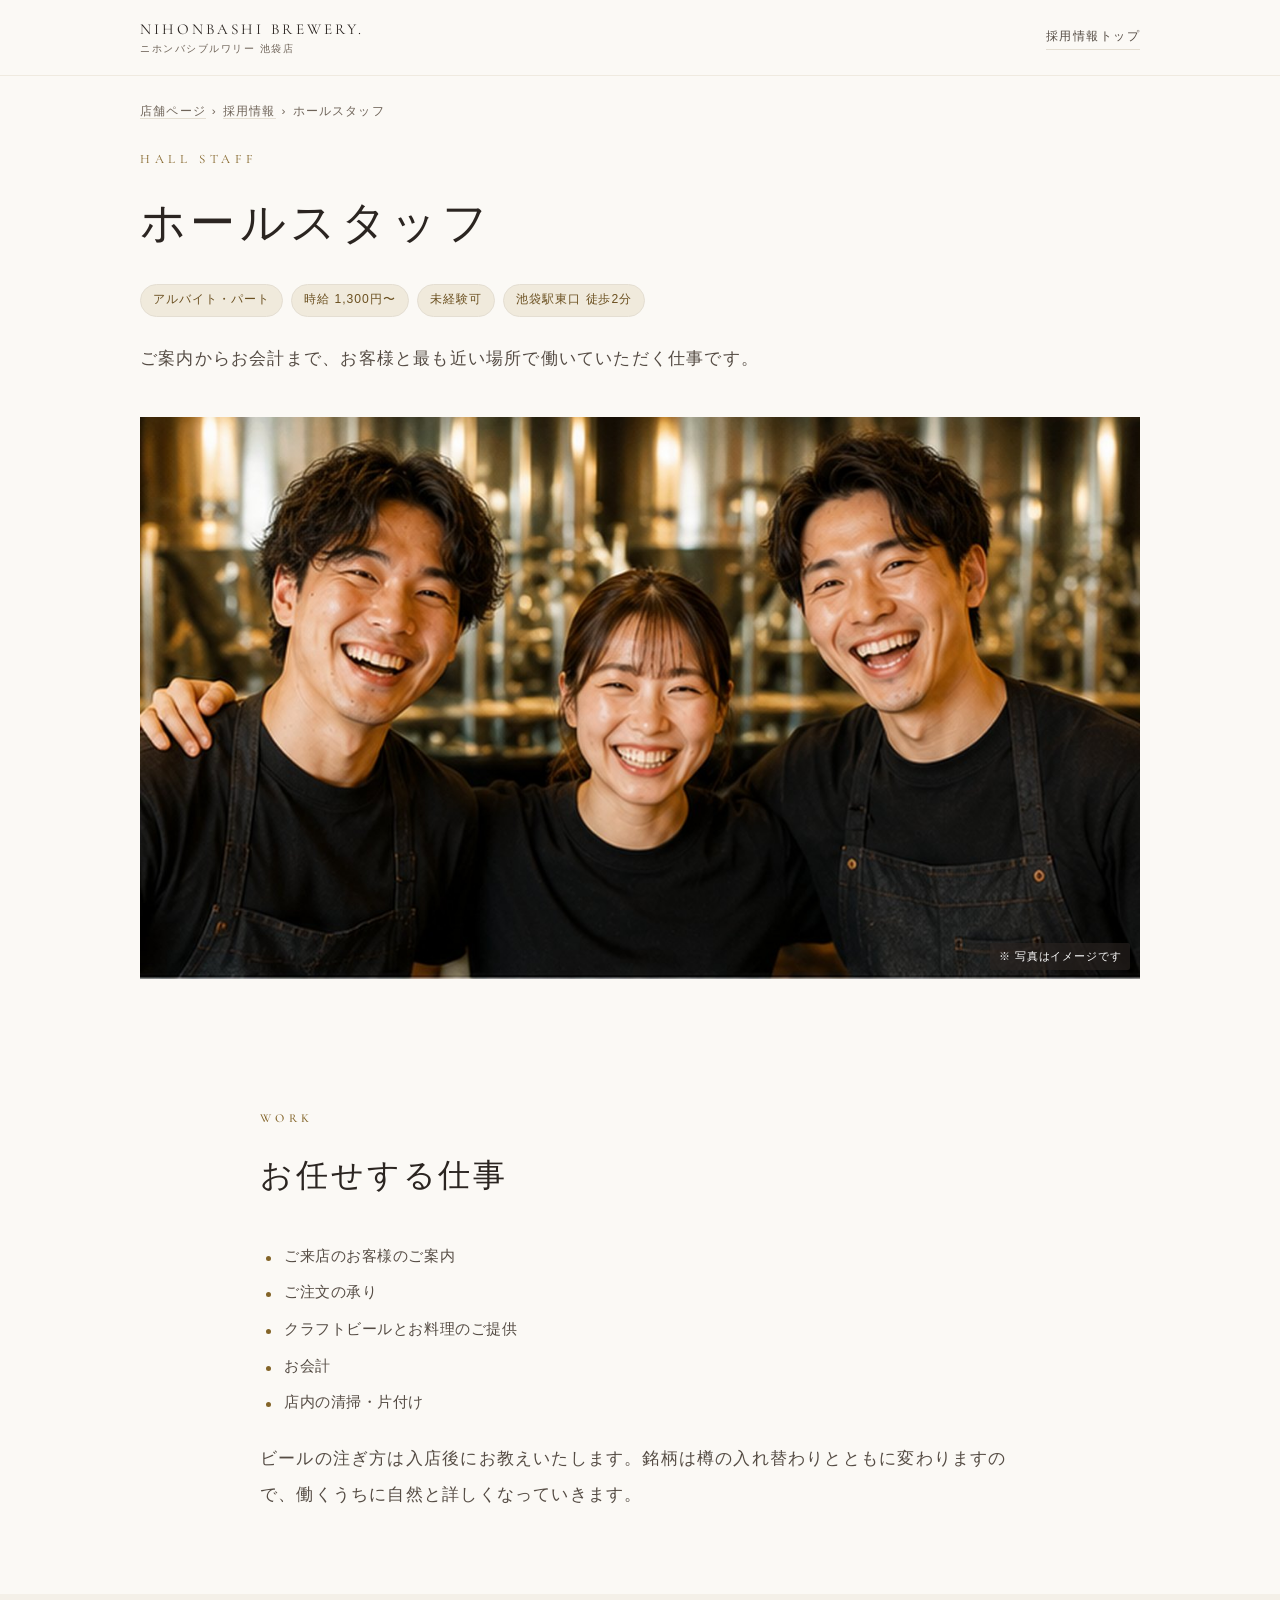
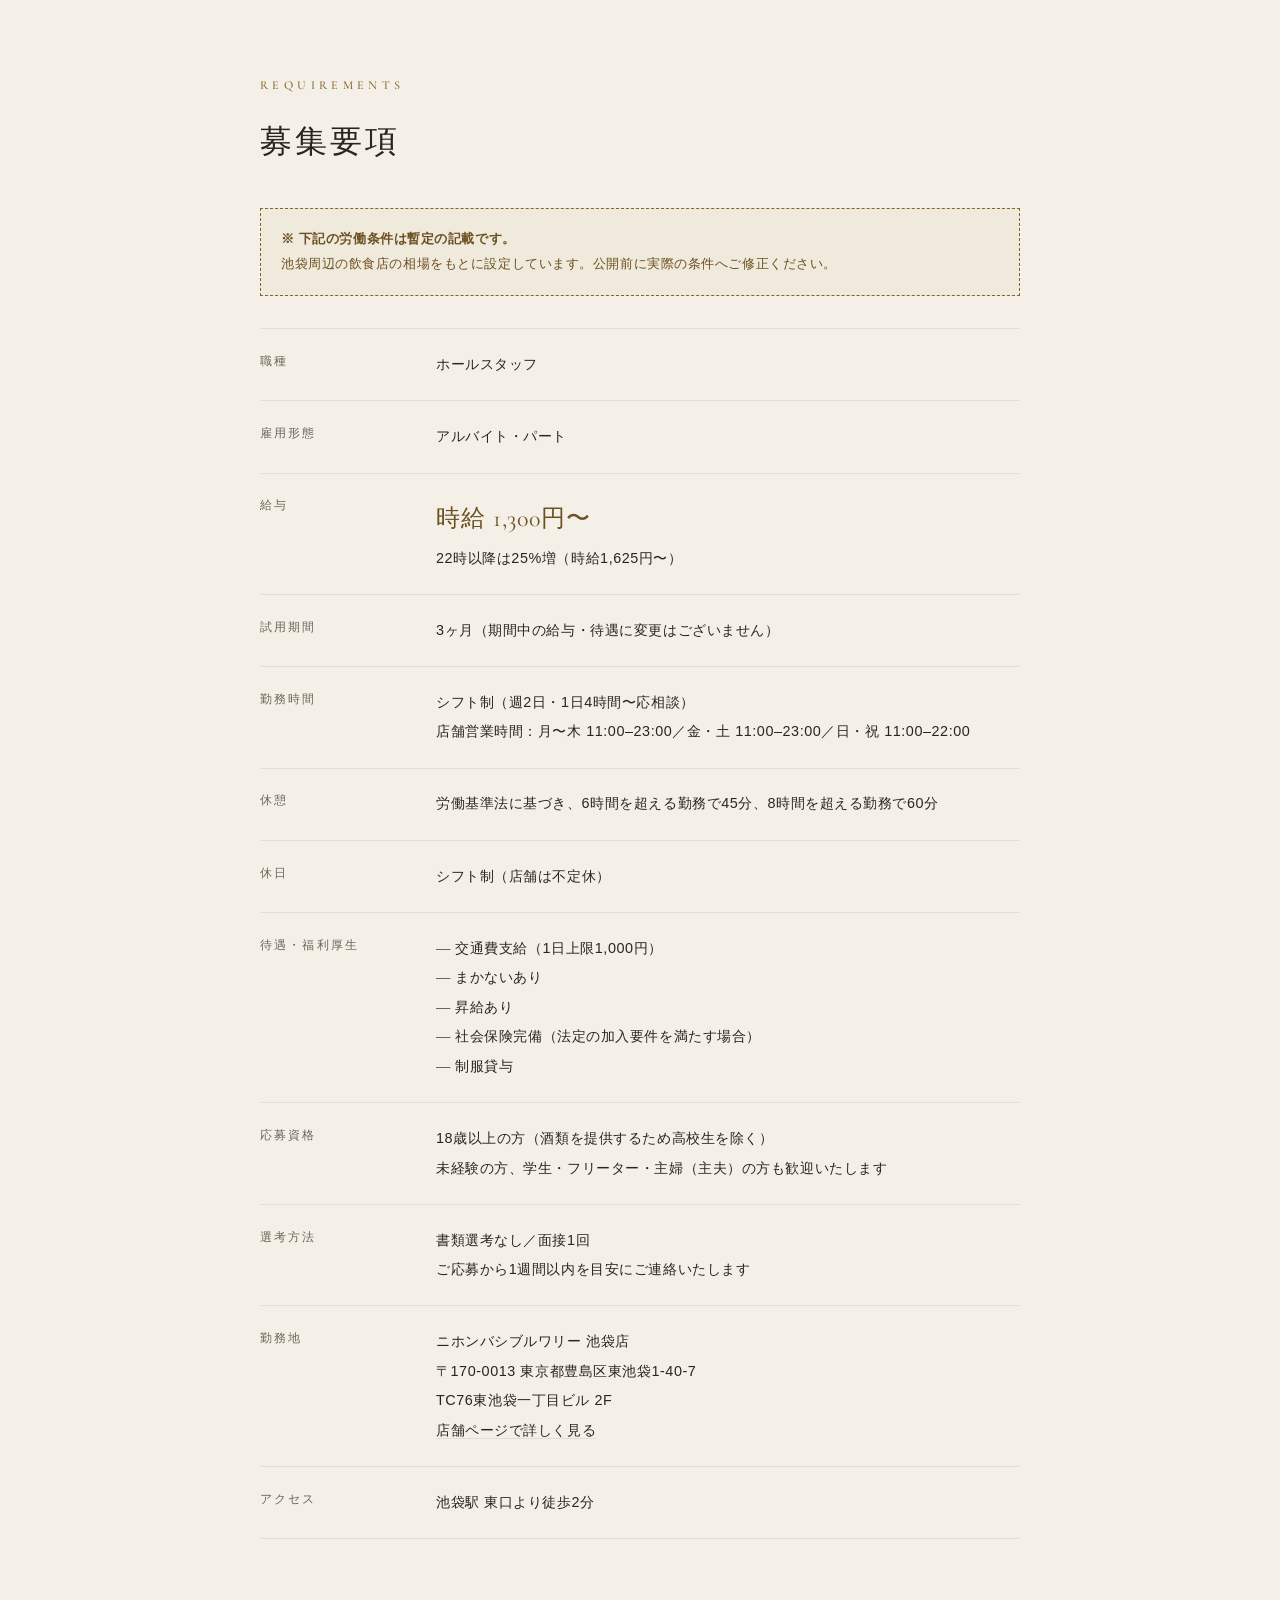
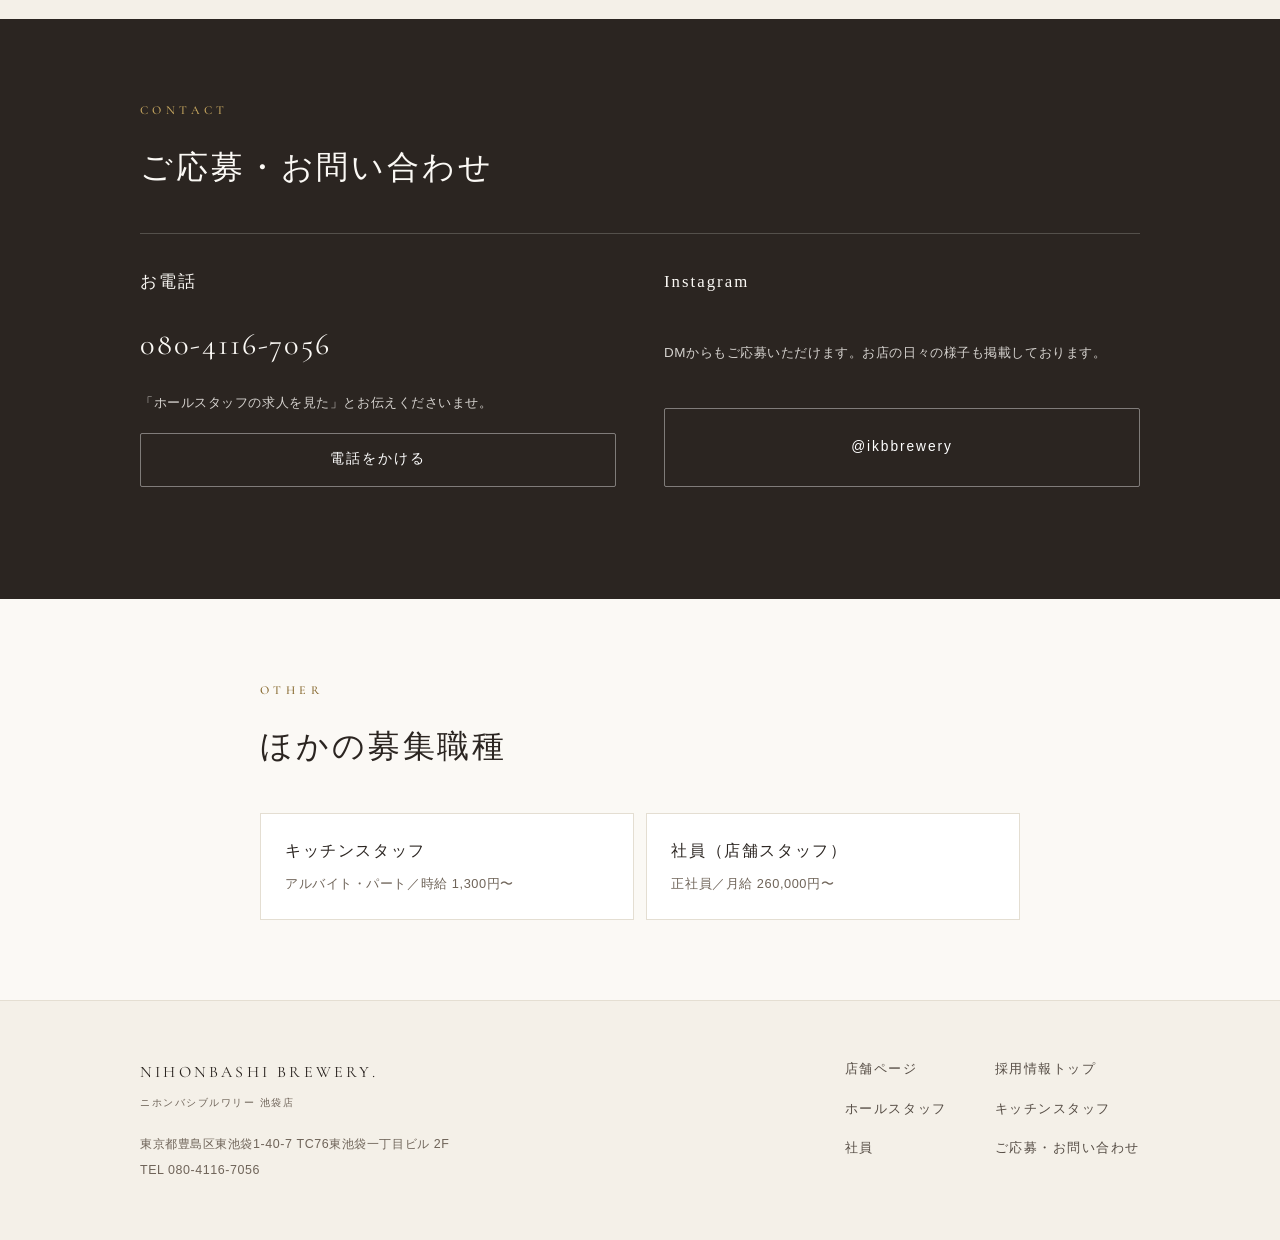
<file: recruit-hall.html>
<!DOCTYPE html>
<html lang="ja">
<head>
<meta charset="UTF-8">
<meta name="viewport" content="width=device-width, initial-scale=1">

<!-- ===========================================================
     ！！ 公開前に必ずお読みください ！！

     このページの労働条件は「一般的な相場」に基づく暫定値です。
     実際の条件に置き換えてから公開してください。

       給与     … 池袋周辺の飲食店の相場（時給1,250〜1,400円台）を参考に設定
       東京都最低賃金 … 1,226円（2025年10月3日〜）
       そのほか … 交通費・まかない・試用期間などは一般的な例

     職業安定法により、実際と異なる労働条件の記載は禁じられています。
     また下部の JobPosting 構造化データは、ページ表示と同じ値である
     必要があります。数値を変更する際は両方を必ず揃えてください。

     条件を確定させたら、次の robots メタタグの行を削除してください。
     =========================================================== -->
<meta name="robots" content="noindex, nofollow">

<title>ホールスタッフの求人｜ニホンバシブルワリー 池袋店</title>
<meta name="description" content="ニホンバシブルワリー 池袋店のホールスタッフ（アルバイト・パート／時給 1,300円〜）の募集要項です。池袋駅東口より徒歩2分。ご案内からお会計まで、お客様と最も近い場所で働いていただく仕事です。">
<link rel="canonical" href="https://bigbabyboy24-collab.github.io/lp-test/recruit-hall.html">

<meta property="og:type" content="website">
<meta property="og:site_name" content="ニホンバシブルワリー 池袋店">
<meta property="og:title" content="ホールスタッフの求人｜ニホンバシブルワリー 池袋店">
<meta property="og:description" content="アルバイト・パート／時給 1,300円〜。池袋駅東口より徒歩2分。ご案内からお会計まで、お客様と最も近い場所で働いていただく仕事です。">
<meta property="og:url" content="https://bigbabyboy24-collab.github.io/lp-test/recruit-hall.html">
<meta property="og:image" content="https://bigbabyboy24-collab.github.io/lp-test/images/recruit-og.jpg">
<meta property="og:image:width" content="1200">
<meta property="og:image:height" content="630">
<meta property="og:locale" content="ja_JP">
<meta name="twitter:card" content="summary_large_image">
<meta name="twitter:title" content="ホールスタッフの求人｜ニホンバシブルワリー 池袋店">
<meta name="twitter:description" content="アルバイト・パート／時給 1,300円〜。池袋駅東口より徒歩2分。">
<meta name="twitter:image" content="https://bigbabyboy24-collab.github.io/lp-test/images/recruit-og.jpg">
<meta name="theme-color" content="#FBF9F5">

<link rel="preconnect" href="https://fonts.googleapis.com">
<link rel="preconnect" href="https://fonts.gstatic.com" crossorigin>
<link rel="stylesheet" href="https://fonts.googleapis.com/css2?family=Cormorant+Garamond:wght@400;500&display=swap">

<!-- ===== 構造化データ（JobPosting）=====
     ページ上の表示と同じ値にしてください。数値を変えたら両方を更新すること。
     datePosted / validThrough は公開時の日付に差し替えてください。 -->
<script type="application/ld+json">
{
  "@context": "https://schema.org",
  "@type": "JobPosting",
  "title": "ホールスタッフ",
  "description": "<p>ご案内からお会計まで、お客様と最も近い場所で働いていただく仕事です。</p><ul><li>ご来店のお客様のご案内</li><li>ご注文の承り</li><li>クラフトビールとお料理のご提供</li><li>お会計</li><li>店内の清掃・片付け</li></ul><p>ビールの注ぎ方は入店後にお教えいたします。銘柄は樽の入れ替わりとともに変わりますので、働くうちに自然と詳しくなっていきます。</p>",
  "identifier": { "@type": "PropertyValue", "name": "ニホンバシブルワリー 池袋店", "value": "recruit-hall" },
  "datePosted": "2026-07-28",
  "validThrough": "2026-12-31",
  "employmentType": "PART_TIME",
  "hiringOrganization": {
    "@type": "Organization",
    "name": "ニホンバシブルワリー 池袋店",
    "sameAs": "https://bigbabyboy24-collab.github.io/lp-test/",
    "logo": "https://bigbabyboy24-collab.github.io/lp-test/images/og.jpg"
  },
  "jobLocation": {
    "@type": "Place",
    "address": {
      "@type": "PostalAddress",
      "streetAddress": "東池袋1-40-7 TC76東池袋一丁目ビル 2F",
      "addressLocality": "豊島区",
      "addressRegion": "東京都",
      "postalCode": "170-0013",
      "addressCountry": "JP"
    }
  },
  "baseSalary": {
    "@type": "MonetaryAmount",
    "currency": "JPY",
    "value": { "@type": "QuantitativeValue", "value": 1300, "unitText": "HOUR" }
  },
  "jobLocationType": null,
  "directApply": false
}
</script>

<!-- パンくずの構造化データ -->
<script type="application/ld+json">
{
  "@context": "https://schema.org",
  "@type": "BreadcrumbList",
  "itemListElement": [
    {
      "@type": "ListItem",
      "position": 1,
      "name": "店舗ページ",
      "item": "https://bigbabyboy24-collab.github.io/lp-test/"
    },
    {
      "@type": "ListItem",
      "position": 2,
      "name": "採用情報",
      "item": "https://bigbabyboy24-collab.github.io/lp-test/recruit.html"
    },
    {
      "@type": "ListItem",
      "position": 3,
      "name": "ホールスタッフ",
      "item": "https://bigbabyboy24-collab.github.io/lp-test/recruit-hall.html"
    }
  ]
}
</script>

<style>
:root {
  --paper:#FBF9F5; --paper-2:#F4F0E8; --white:#FFF; --line:#E4DED2; --line-2:#EFEAE0;
  --ink:#2B2521; --ink-2:#554C44; --ink-3:#6F6459;
  --bronze:#836428; --bronze-deep:#6B5020; --bronze-tint:#F0EADC;
  --header-h:62px; --r:2px;
  --mincho:"Hiragino Mincho ProN","Yu Mincho","YuMincho","Noto Serif JP","MS PMincho",serif;
  --gothic:"Hiragino Sans","Hiragino Kaku Gothic ProN","Yu Gothic","YuGothic","Noto Sans JP","Helvetica Neue",Arial,sans-serif;
  --latin:"Cormorant Garamond","Palatino",Georgia,serif;
  --ease:cubic-bezier(.25,.46,.45,.94);
}
*,*::before,*::after{box-sizing:border-box}
html{scroll-behavior:smooth;scroll-padding-top:calc(var(--header-h) + 12px);-webkit-text-size-adjust:100%}
body{margin:0;background:var(--paper);color:var(--ink-2);font-family:var(--gothic);
  font-size:16px;line-height:1.95;letter-spacing:.035em;-webkit-font-smoothing:antialiased;overflow-wrap:anywhere}
img,svg{display:block;max-width:100%;border:0}
img{height:auto}
ul,ol,dl,dd,figure{margin:0;padding:0}
li{list-style:none}
h1,h2,h3,p{margin:0}
a{color:inherit;text-decoration:none}
:focus-visible{outline:2px solid var(--bronze);outline-offset:4px}
@media (prefers-reduced-motion:reduce){
  html{scroll-behavior:auto}
  *,*::before,*::after{animation-duration:.001ms!important;transition-duration:.001ms!important}
}
.container{width:min(1000px,100% - 2.5rem);margin-inline:auto}
.narrow{width:min(760px,100% - 2.5rem);margin-inline:auto}
.skip-link{position:absolute;left:-9999px;top:0;z-index:200;padding:.8rem 1.25rem;background:var(--ink);color:var(--paper)}
.skip-link:focus{left:0}
.note{margin-top:1.5rem;color:var(--ink-3);font-size:.78rem;line-height:1.95}

.label{display:block;margin-bottom:1.1rem;font-family:var(--latin);font-size:.76rem;font-weight:500;
  letter-spacing:.36em;text-transform:uppercase;color:var(--bronze)}
.title{font-family:var(--mincho);font-weight:500;font-size:clamp(1.4rem,5.2vw,2rem);
  line-height:1.65;letter-spacing:.09em;color:var(--ink)}
.lead{margin-top:1.5rem;font-family:var(--mincho);font-size:clamp(1rem,3.6vw,1.08rem);
  line-height:2.1;letter-spacing:.07em;color:var(--ink-2)}
.section{padding:clamp(3rem,8vw,5rem) 0}
.section-tint{background:var(--paper-2)}
.section-head{margin-bottom:clamp(1.75rem,4vw,2.5rem)}

.btn{display:flex;align-items:center;justify-content:center;gap:.6em;width:100%;min-height:54px;
  padding:.9em 1.75em;border:1px solid transparent;border-radius:var(--r);
  font-size:.86rem;font-weight:500;letter-spacing:.14em;line-height:1.5;text-align:center;cursor:pointer;
  transition:background-color .45s var(--ease),color .45s var(--ease),border-color .45s var(--ease)}
.btn-primary{background:var(--bronze);color:var(--white)}
.btn-primary:hover{background:var(--bronze-deep)}
.btn-outline{background:transparent;color:var(--ink);border-color:var(--line)}
.btn-outline:hover{background:var(--white);border-color:var(--bronze)}
.btn-onDark{background:transparent;color:var(--white);border-color:rgba(255,255,255,.4)}
.btn-onDark:hover{background:rgba(255,255,255,.1);border-color:#fff}

.site-header{position:fixed;inset:0 0 auto 0;z-index:100;height:var(--header-h);
  background:rgba(251,249,245,.94);backdrop-filter:saturate(120%) blur(10px);
  -webkit-backdrop-filter:saturate(120%) blur(10px);border-bottom:1px solid var(--line-2)}
.header-inner{height:100%;display:flex;align-items:center;justify-content:space-between;gap:1rem}
.brand{display:grid;gap:.2rem;line-height:1.3}
.brand-en{font-family:var(--latin);font-size:.95rem;letter-spacing:.2em;color:var(--ink)}
.brand-ja{font-size:.6rem;letter-spacing:.16em;color:var(--ink-3)}
.header-back{font-size:.74rem;letter-spacing:.12em;color:var(--ink-2);border-bottom:1px solid var(--line);
  transition:color .45s var(--ease),border-color .45s var(--ease)}
.header-back:hover{color:var(--bronze);border-bottom-color:var(--bronze)}

.crumb{padding-top:calc(var(--header-h) + 1.5rem);font-size:.74rem;letter-spacing:.1em;color:var(--ink-3)}
.crumb a{border-bottom:1px solid var(--line)}
.crumb a:hover{color:var(--bronze);border-bottom-color:var(--bronze)}
.crumb span{margin:0 .5em}

.job-hero{padding:1.5rem 0 clamp(2rem,6vw,3rem)}
.job-en{display:block;margin-bottom:1rem;font-family:var(--latin);font-size:.8rem;
  letter-spacing:.36em;text-transform:uppercase;color:var(--bronze)}
.job-title{font-family:var(--mincho);font-weight:500;font-size:clamp(1.75rem,7vw,2.8rem);
  line-height:1.6;letter-spacing:.1em;color:var(--ink)}
.job-tags{display:flex;flex-wrap:wrap;gap:.5rem;margin-top:1.5rem}
.job-tag{padding:.3em 1em;background:var(--bronze-tint);border:1px solid var(--line);
  border-radius:999px;font-size:.76rem;letter-spacing:.08em;color:var(--bronze-deep)}
.job-figure{overflow:hidden;aspect-ratio:16/9;background:var(--paper-2);margin-top:clamp(1.75rem,5vw,2.5rem)}
.job-figure{position:relative}
.job-figure img{width:100%;height:100%;object-fit:cover}
.img-note{position:absolute;right:.6rem;bottom:.6rem;padding:.25em .8em;background:rgba(43,37,33,.62);border-radius:var(--r);font-size:.68rem;letter-spacing:.08em;color:#fff}

.duty-list{display:grid;gap:.5rem;margin-top:1.5rem}
.duty-list li{position:relative;padding-left:1.5rem;font-size:.92rem}
.duty-list li::before{content:"";position:absolute;left:.35rem;top:.95em;
  width:5px;height:5px;background:var(--bronze);border-radius:50%}

.req-table{border-top:1px solid var(--line)}
.req-row{display:grid;gap:.3rem;padding:1.15rem 0;border-bottom:1px solid var(--line)}
.req-row dt{font-size:.74rem;letter-spacing:.18em;color:var(--ink-3)}
.req-row dd{font-size:.9rem;line-height:2.05;color:var(--ink)}
.req-row dd a{color:var(--ink);border-bottom:1px solid var(--line)}
.req-row dd a:hover{color:var(--bronze);border-bottom-color:var(--bronze)}
.pay{font-family:var(--latin);font-size:1.5rem;letter-spacing:.04em;color:var(--bronze-deep)}
.welfare-list li{position:relative;padding-left:1.2rem}
.welfare-list li::before{content:"—";position:absolute;left:0;color:var(--ink-3)}

.draft{margin:0 0 clamp(1.5rem,4vw,2rem);padding:1.15rem 1.25rem;
  background:var(--bronze-tint);border:1px dashed var(--bronze);
  font-size:.82rem;line-height:1.9;color:var(--bronze-deep)}
.draft strong{color:var(--bronze-deep)}

.section-dark{background:var(--ink);color:rgba(251,249,245,.86)}
.section-dark .title{color:var(--paper)}
.section-dark .label{color:#C9A961}
.apply-grid{display:grid;gap:0;border-top:1px solid rgba(251,249,245,.2)}
.apply-card{display:grid;gap:1rem;padding:2rem 0;border-bottom:1px solid rgba(251,249,245,.2)}
.apply-card h3{font-family:var(--mincho);font-size:1.05rem;font-weight:500;letter-spacing:.12em;color:var(--paper)}
.apply-card p{font-size:.84rem;color:rgba(251,249,245,.82)}
.apply-tel{font-family:var(--latin);font-size:1.9rem;letter-spacing:.06em;color:var(--paper)}
.apply-tel:hover{opacity:.75}

.other-jobs{display:grid;gap:.8rem;margin-top:1.5rem}
.other-job{display:block;padding:1.35rem 1.5rem;background:var(--white);border:1px solid var(--line);
  transition:border-color .45s var(--ease)}
.other-job:hover{border-color:var(--bronze)}
.other-job strong{display:block;font-family:var(--mincho);font-size:1rem;font-weight:500;
  letter-spacing:.1em;color:var(--ink)}
.other-job span{font-size:.8rem;color:var(--ink-3)}

.site-footer{padding:clamp(2.5rem,7vw,3.5rem) 0 calc(5rem + env(safe-area-inset-bottom));
  background:var(--paper-2);border-top:1px solid var(--line)}
.footer-inner{display:grid;gap:1.75rem}
.site-footer .brand-en{color:var(--ink);font-size:1rem}
.site-footer .brand-ja{color:var(--ink-3);margin-top:.35rem}
.footer-addr{margin-top:1.15rem;font-size:.78rem;line-height:2.1;color:var(--ink-3)}
.footer-nav{display:grid;gap:.9rem}
.footer-nav a{font-size:.8rem;letter-spacing:.12em;color:var(--ink-2);transition:color .45s var(--ease)}
.footer-nav a:hover{color:var(--bronze)}

.sticky-cta{position:fixed;z-index:95;inset:auto 0 0 0;display:grid;grid-template-columns:1fr 1fr;gap:1px;
  background:var(--line);border-top:1px solid var(--line);transform:translateY(110%);
  transition:transform .5s var(--ease)}
.sticky-cta.is-visible{transform:none}
.sticky-cta .btn{min-height:56px;padding:.8em .5em calc(.8em + env(safe-area-inset-bottom));
  border:0;border-radius:0;font-size:.8rem;letter-spacing:.1em}
.sticky-cta .btn-outline{background:var(--paper)}

.reveal{opacity:0;transform:translateY(12px);transition:opacity 1.2s var(--ease),transform 1.2s var(--ease)}
.reveal.is-in{opacity:1;transform:none}

@media (min-width:768px){
  :root{--header-h:76px}
  .container{width:min(1000px,100% - 4rem)}
  .narrow{width:min(760px,100% - 4rem)}
  .req-row{grid-template-columns:9rem 1fr;gap:2rem;padding:1.3rem 0}
  .apply-grid{grid-template-columns:repeat(2,1fr);column-gap:3rem}
  .apply-card{border-bottom:0}
  .other-jobs{grid-template-columns:repeat(2,1fr)}
  .footer-inner{grid-template-columns:1fr auto;gap:4rem;align-items:start}
  .footer-nav{grid-template-columns:repeat(2,auto);gap:.9rem 3rem}
  .site-footer{padding-bottom:clamp(2.5rem,7vw,3.5rem)}
  .sticky-cta{display:none}
}
</style>
</head>
<body>

<a class="skip-link" href="#main">本文へスキップ</a>

<header class="site-header">
  <div class="container header-inner">
    <a class="brand" href="index.html">
      <span class="brand-en">NIHONBASHI BREWERY.</span>
      <span class="brand-ja">ニホンバシブルワリー 池袋店</span>
    </a>
    <a class="header-back" href="recruit.html">採用情報トップ</a>
  </div>
</header>

<main id="main">

  <nav class="container crumb" aria-label="パンくずリスト">
    <a href="index.html">店舗ページ</a><span>›</span><a href="recruit.html">採用情報</a><span>›</span>ホールスタッフ
  </nav>

  <section class="container job-hero">
    <p class="job-en">Hall Staff</p>
    <h1 class="job-title">ホールスタッフ</h1>
    <div class="job-tags">
      <span class="job-tag">アルバイト・パート</span>
      <span class="job-tag">時給 1,300円〜</span>
      <span class="job-tag">未経験可</span>
      <span class="job-tag">池袋駅東口 徒歩2分</span>
    </div>
    <p class="lead">ご案内からお会計まで、お客様と最も近い場所で働いていただく仕事です。</p>

    <!-- ▼ 差し替え箇所：images/recruit-job-hall.jpg（1200×675 / 16:9）
         現在は生成AIによるイメージ写真です。実在のスタッフではありません。 -->
    <figure class="job-figure">
      <img src="images/recruit-job-hall.jpg" alt="ホールスタッフのイメージ" width="1200" height="675" loading="lazy" decoding="async">
      <figcaption class="img-note">※ 写真はイメージです</figcaption>
    </figure>
  </section>

  <section class="section">
    <div class="narrow">
      <div class="section-head">
        <span class="label">Work</span>
        <h2 class="title">お任せする仕事</h2>
      </div>
      <ul class="duty-list">
          <li>ご来店のお客様のご案内</li>
          <li>ご注文の承り</li>
          <li>クラフトビールとお料理のご提供</li>
          <li>お会計</li>
          <li>店内の清掃・片付け</li>
      </ul>
      <p class="lead">ビールの注ぎ方は入店後にお教えいたします。銘柄は樽の入れ替わりとともに変わりますので、働くうちに自然と詳しくなっていきます。</p>
    </div>
  </section>

  <section class="section section-tint">
    <div class="narrow">
      <div class="section-head">
        <span class="label">Requirements</span>
        <h2 class="title">募集要項</h2>
      </div>

      <p class="draft">
        <strong>※ 下記の労働条件は暫定の記載です。</strong><br>
        池袋周辺の飲食店の相場をもとに設定しています。公開前に実際の条件へご修正ください。
      </p>

      <dl class="req-table">
        <div class="req-row"><dt>職種</dt><dd>ホールスタッフ</dd></div>
        <div class="req-row"><dt>雇用形態</dt><dd>アルバイト・パート</dd></div>
        <div class="req-row"><dt>給与</dt>
          <dd><span class="pay">時給 1,300円〜</span><br>22時以降は25%増（時給1,625円〜）</dd></div>
        <div class="req-row"><dt>試用期間</dt><dd>3ヶ月（期間中の給与・待遇に変更はございません）</dd></div>
        <div class="req-row"><dt>勤務時間</dt><dd>シフト制（週2日・1日4時間〜応相談）<br>店舗営業時間：月〜木 11:00–23:00／金・土 11:00–23:00／日・祝 11:00–22:00</dd></div>
        <div class="req-row"><dt>休憩</dt><dd>労働基準法に基づき、6時間を超える勤務で45分、8時間を超える勤務で60分</dd></div>
        <div class="req-row"><dt>休日</dt><dd>シフト制（店舗は不定休）</dd></div>
        <div class="req-row"><dt>待遇・福利厚生</dt>
          <dd><ul class="welfare-list">
              <li>交通費支給（1日上限1,000円）</li>
              <li>まかないあり</li>
              <li>昇給あり</li>
              <li>社会保険完備（法定の加入要件を満たす場合）</li>
              <li>制服貸与</li>
          </ul></dd></div>
        <div class="req-row"><dt>応募資格</dt><dd>18歳以上の方（酒類を提供するため高校生を除く）<br>未経験の方、学生・フリーター・主婦（主夫）の方も歓迎いたします</dd></div>
        <div class="req-row"><dt>選考方法</dt><dd>書類選考なし／面接1回<br>ご応募から1週間以内を目安にご連絡いたします</dd></div>
        <div class="req-row"><dt>勤務地</dt>
          <dd>ニホンバシブルワリー 池袋店<br>〒170-0013 東京都豊島区東池袋1-40-7<br>TC76東池袋一丁目ビル 2F<br>
          <a href="index.html#info">店舗ページで詳しく見る</a></dd></div>
        <div class="req-row"><dt>アクセス</dt><dd>池袋駅 東口より徒歩2分</dd></div>
      </dl>
    </div>
  </section>

  <section class="section section-dark" id="apply">
    <div class="container">
      <div class="section-head">
        <span class="label">Contact</span>
        <h2 class="title">ご応募・お問い合わせ</h2>
      </div>
      <ul class="apply-grid">
        <li class="apply-card">
          <h3>お電話</h3>
          <a class="apply-tel" href="tel:08041167056">080-4116-7056</a>
          <p>「ホールスタッフの求人を見た」とお伝えくださいませ。</p>
          <a class="btn btn-onDark" href="tel:08041167056">電話をかける</a>
        </li>
        <li class="apply-card">
          <h3>Instagram</h3>
          <p>DMからもご応募いただけます。お店の日々の様子も掲載しております。</p>
          <a class="btn btn-onDark" href="https://www.instagram.com/ikbbrewery/" target="_blank" rel="noopener">@ikbbrewery</a>
        </li>
      </ul>
    </div>
  </section>

  <section class="section">
    <div class="narrow">
      <div class="section-head">
        <span class="label">Other</span>
        <h2 class="title">ほかの募集職種</h2>
      </div>
      <div class="other-jobs">
        <a class="other-job" href="recruit-kitchen.html"><strong>キッチンスタッフ</strong><span>アルバイト・パート／時給 1,300円〜</span></a>
        <a class="other-job" href="recruit-staff.html"><strong>社員（店舗スタッフ）</strong><span>正社員／月給 260,000円〜</span></a>
      </div>
    </div>
  </section>

</main>

<footer class="site-footer" id="siteFooter">
  <div class="container footer-inner">
    <div class="footer-brand">
      <p class="brand-en">NIHONBASHI BREWERY.</p>
      <p class="brand-ja">ニホンバシブルワリー 池袋店</p>
      <p class="footer-addr">東京都豊島区東池袋1-40-7 TC76東池袋一丁目ビル 2F<br>TEL 080-4116-7056</p>
    </div>
    <nav class="footer-nav" aria-label="フッターナビゲーション">
      <a href="index.html">店舗ページ</a>
      <a href="recruit.html">採用情報トップ</a>
      <a href="recruit-hall.html">ホールスタッフ</a>
      <a href="recruit-kitchen.html">キッチンスタッフ</a>
      <a href="recruit-staff.html">社員</a>
      <a href="#apply">ご応募・お問い合わせ</a>
    </nav>
  </div>
</footer>

<div class="sticky-cta" id="stickyCta">
  <a class="btn btn-primary" href="tel:08041167056">お電話でご応募</a>
  <a class="btn btn-outline" href="#apply">応募方法を見る</a>
</div>

<script>
(function(){
  'use strict';
  var cta=document.getElementById('stickyCta'),f=document.getElementById('siteFooter'),
      h=document.querySelector('.job-hero'),io='IntersectionObserver' in window;
  if(io&&cta&&h&&f){
    var past=false,at=false;
    function s(){cta.classList.toggle('is-visible',past&&!at);}
    new IntersectionObserver(function(e){past=!e[0].isIntersecting;s();},{threshold:0}).observe(h);
    new IntersectionObserver(function(e){at=e[0].isIntersecting;s();},{threshold:0}).observe(f);
  }
  if(!io||window.matchMedia('(prefers-reduced-motion: reduce)').matches)return;
  var t=document.querySelectorAll('.job-hero > *,.job-figure,.section-head,.duty-list,.req-table,.apply-card,.other-job');
  Array.prototype.forEach.call(t,function(el,i){el.classList.add('reveal');el.style.transitionDelay=(i%3)*120+'ms';});
  var ob=new IntersectionObserver(function(es){es.forEach(function(e){
    if(e.isIntersecting){e.target.classList.add('is-in');ob.unobserve(e.target);}});},
    {rootMargin:'0px 0px -8% 0px',threshold:.04});
  Array.prototype.forEach.call(t,function(el){ob.observe(el);});
})();
</script>
</body>
</html>
</file>
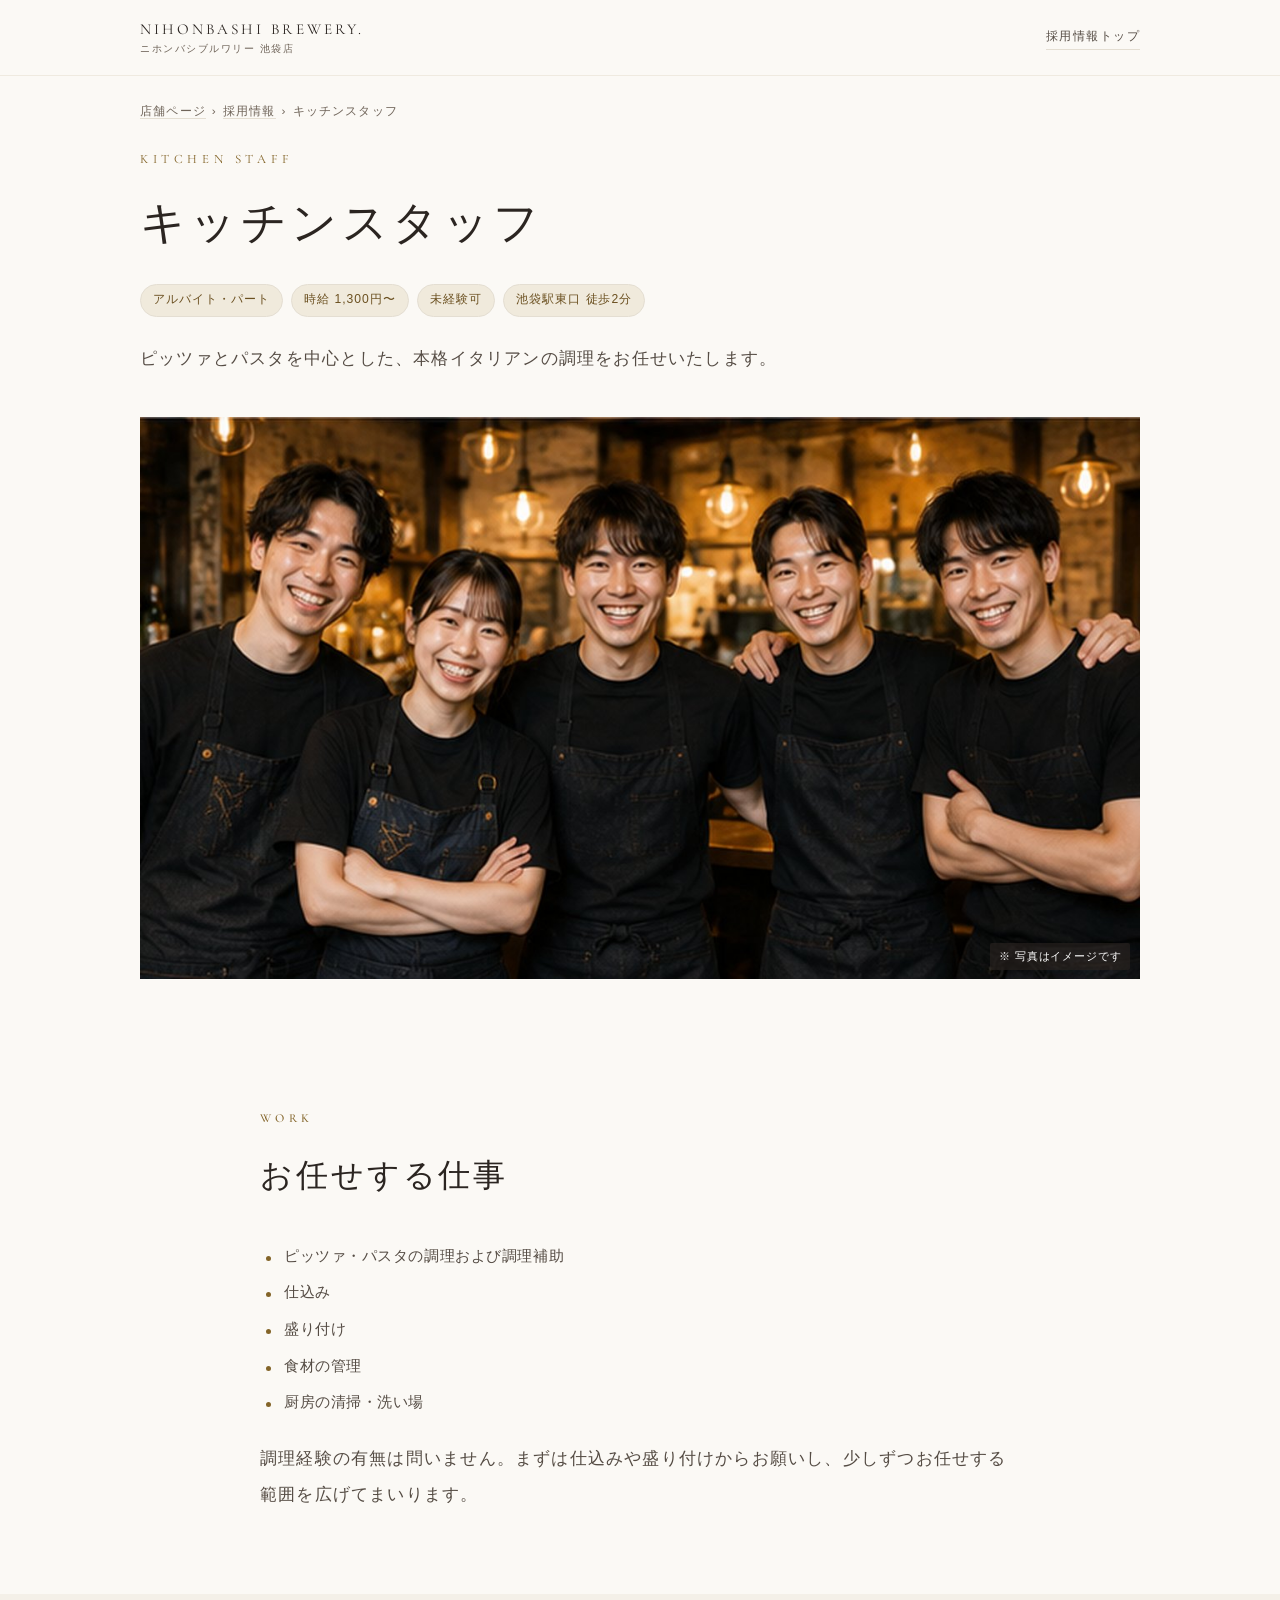
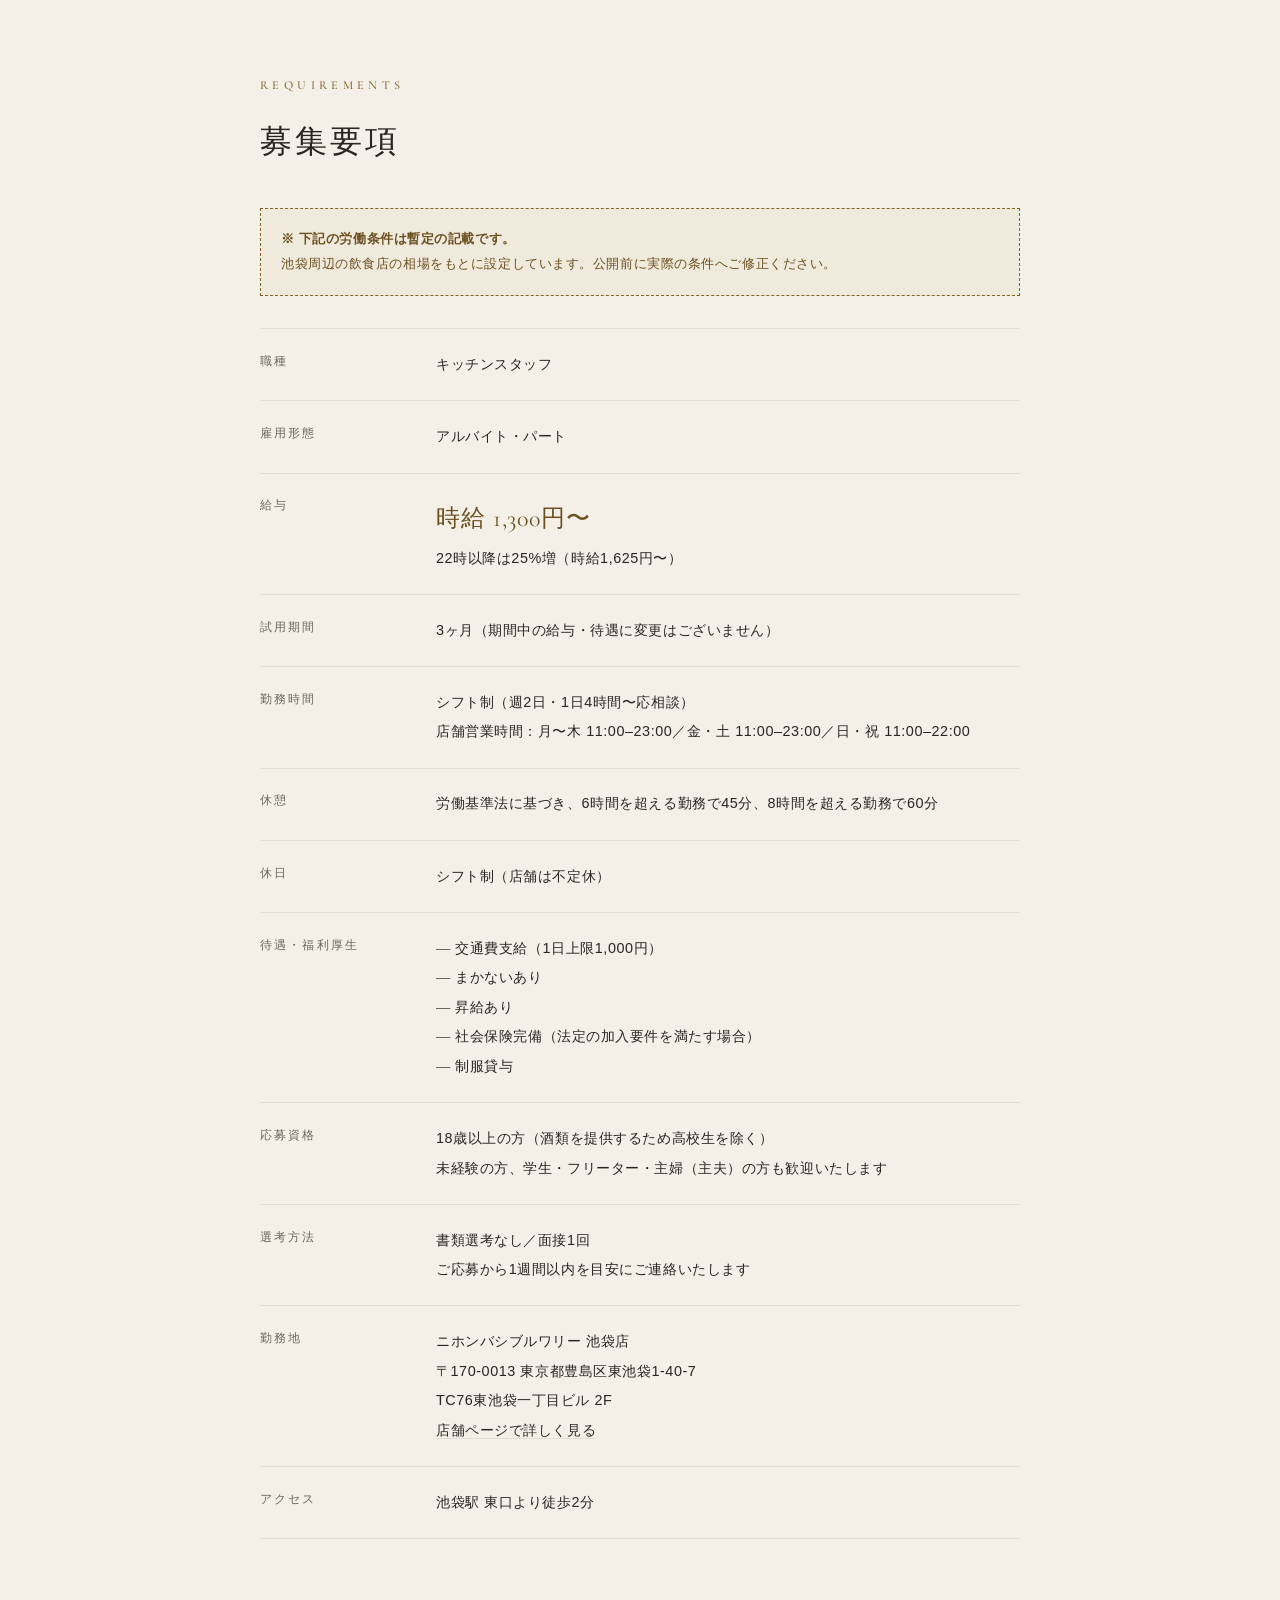
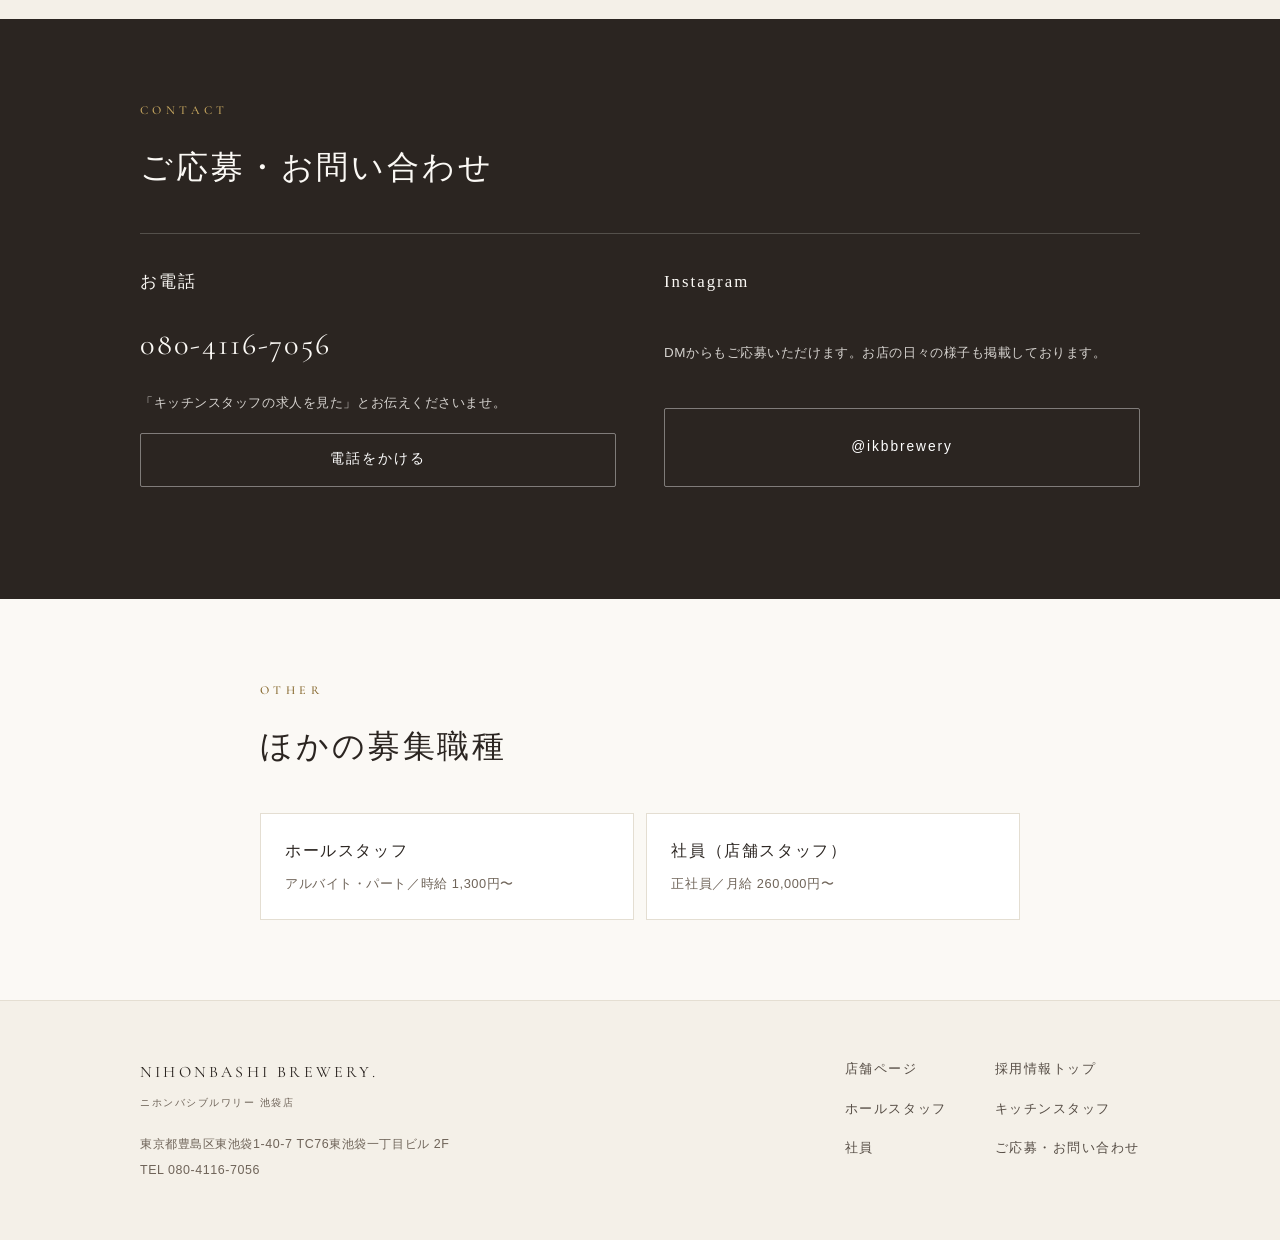
<file: recruit-kitchen.html>
<!DOCTYPE html>
<html lang="ja">
<head>
<meta charset="UTF-8">
<meta name="viewport" content="width=device-width, initial-scale=1">

<!-- ===========================================================
     ！！ 公開前に必ずお読みください ！！

     このページの労働条件は「一般的な相場」に基づく暫定値です。
     実際の条件に置き換えてから公開してください。

       給与     … 池袋周辺の飲食店の相場（時給1,250〜1,400円台）を参考に設定
       東京都最低賃金 … 1,226円（2025年10月3日〜）
       そのほか … 交通費・まかない・試用期間などは一般的な例

     職業安定法により、実際と異なる労働条件の記載は禁じられています。
     また下部の JobPosting 構造化データは、ページ表示と同じ値である
     必要があります。数値を変更する際は両方を必ず揃えてください。

     条件を確定させたら、次の robots メタタグの行を削除してください。
     =========================================================== -->
<meta name="robots" content="noindex, nofollow">

<title>キッチンスタッフの求人｜ニホンバシブルワリー 池袋店</title>
<meta name="description" content="ニホンバシブルワリー 池袋店のキッチンスタッフ（アルバイト・パート／時給 1,300円〜）の募集要項です。池袋駅東口より徒歩2分。ピッツァとパスタを中心とした、本格イタリアンの調理をお任せいたします。">
<link rel="canonical" href="https://bigbabyboy24-collab.github.io/lp-test/recruit-kitchen.html">

<meta property="og:type" content="website">
<meta property="og:site_name" content="ニホンバシブルワリー 池袋店">
<meta property="og:title" content="キッチンスタッフの求人｜ニホンバシブルワリー 池袋店">
<meta property="og:description" content="アルバイト・パート／時給 1,300円〜。池袋駅東口より徒歩2分。ピッツァとパスタを中心とした、本格イタリアンの調理をお任せいたします。">
<meta property="og:url" content="https://bigbabyboy24-collab.github.io/lp-test/recruit-kitchen.html">
<meta property="og:image" content="https://bigbabyboy24-collab.github.io/lp-test/images/recruit-og.jpg">
<meta property="og:image:width" content="1200">
<meta property="og:image:height" content="630">
<meta property="og:locale" content="ja_JP">
<meta name="twitter:card" content="summary_large_image">
<meta name="twitter:title" content="キッチンスタッフの求人｜ニホンバシブルワリー 池袋店">
<meta name="twitter:description" content="アルバイト・パート／時給 1,300円〜。池袋駅東口より徒歩2分。">
<meta name="twitter:image" content="https://bigbabyboy24-collab.github.io/lp-test/images/recruit-og.jpg">
<meta name="theme-color" content="#FBF9F5">

<link rel="preconnect" href="https://fonts.googleapis.com">
<link rel="preconnect" href="https://fonts.gstatic.com" crossorigin>
<link rel="stylesheet" href="https://fonts.googleapis.com/css2?family=Cormorant+Garamond:wght@400;500&display=swap">

<!-- ===== 構造化データ（JobPosting）=====
     ページ上の表示と同じ値にしてください。数値を変えたら両方を更新すること。
     datePosted / validThrough は公開時の日付に差し替えてください。 -->
<script type="application/ld+json">
{
  "@context": "https://schema.org",
  "@type": "JobPosting",
  "title": "キッチンスタッフ",
  "description": "<p>ピッツァとパスタを中心とした、本格イタリアンの調理をお任せいたします。</p><ul><li>ピッツァ・パスタの調理および調理補助</li><li>仕込み</li><li>盛り付け</li><li>食材の管理</li><li>厨房の清掃・洗い場</li></ul><p>調理経験の有無は問いません。まずは仕込みや盛り付けからお願いし、少しずつお任せする範囲を広げてまいります。</p>",
  "identifier": { "@type": "PropertyValue", "name": "ニホンバシブルワリー 池袋店", "value": "recruit-kitchen" },
  "datePosted": "2026-07-28",
  "validThrough": "2026-12-31",
  "employmentType": "PART_TIME",
  "hiringOrganization": {
    "@type": "Organization",
    "name": "ニホンバシブルワリー 池袋店",
    "sameAs": "https://bigbabyboy24-collab.github.io/lp-test/",
    "logo": "https://bigbabyboy24-collab.github.io/lp-test/images/og.jpg"
  },
  "jobLocation": {
    "@type": "Place",
    "address": {
      "@type": "PostalAddress",
      "streetAddress": "東池袋1-40-7 TC76東池袋一丁目ビル 2F",
      "addressLocality": "豊島区",
      "addressRegion": "東京都",
      "postalCode": "170-0013",
      "addressCountry": "JP"
    }
  },
  "baseSalary": {
    "@type": "MonetaryAmount",
    "currency": "JPY",
    "value": { "@type": "QuantitativeValue", "value": 1300, "unitText": "HOUR" }
  },
  "jobLocationType": null,
  "directApply": false
}
</script>

<!-- パンくずの構造化データ -->
<script type="application/ld+json">
{
  "@context": "https://schema.org",
  "@type": "BreadcrumbList",
  "itemListElement": [
    {
      "@type": "ListItem",
      "position": 1,
      "name": "店舗ページ",
      "item": "https://bigbabyboy24-collab.github.io/lp-test/"
    },
    {
      "@type": "ListItem",
      "position": 2,
      "name": "採用情報",
      "item": "https://bigbabyboy24-collab.github.io/lp-test/recruit.html"
    },
    {
      "@type": "ListItem",
      "position": 3,
      "name": "キッチンスタッフ",
      "item": "https://bigbabyboy24-collab.github.io/lp-test/recruit-kitchen.html"
    }
  ]
}
</script>

<style>
:root {
  --paper:#FBF9F5; --paper-2:#F4F0E8; --white:#FFF; --line:#E4DED2; --line-2:#EFEAE0;
  --ink:#2B2521; --ink-2:#554C44; --ink-3:#6F6459;
  --bronze:#836428; --bronze-deep:#6B5020; --bronze-tint:#F0EADC;
  --header-h:62px; --r:2px;
  --mincho:"Hiragino Mincho ProN","Yu Mincho","YuMincho","Noto Serif JP","MS PMincho",serif;
  --gothic:"Hiragino Sans","Hiragino Kaku Gothic ProN","Yu Gothic","YuGothic","Noto Sans JP","Helvetica Neue",Arial,sans-serif;
  --latin:"Cormorant Garamond","Palatino",Georgia,serif;
  --ease:cubic-bezier(.25,.46,.45,.94);
}
*,*::before,*::after{box-sizing:border-box}
html{scroll-behavior:smooth;scroll-padding-top:calc(var(--header-h) + 12px);-webkit-text-size-adjust:100%}
body{margin:0;background:var(--paper);color:var(--ink-2);font-family:var(--gothic);
  font-size:16px;line-height:1.95;letter-spacing:.035em;-webkit-font-smoothing:antialiased;overflow-wrap:anywhere}
img,svg{display:block;max-width:100%;border:0}
img{height:auto}
ul,ol,dl,dd,figure{margin:0;padding:0}
li{list-style:none}
h1,h2,h3,p{margin:0}
a{color:inherit;text-decoration:none}
:focus-visible{outline:2px solid var(--bronze);outline-offset:4px}
@media (prefers-reduced-motion:reduce){
  html{scroll-behavior:auto}
  *,*::before,*::after{animation-duration:.001ms!important;transition-duration:.001ms!important}
}
.container{width:min(1000px,100% - 2.5rem);margin-inline:auto}
.narrow{width:min(760px,100% - 2.5rem);margin-inline:auto}
.skip-link{position:absolute;left:-9999px;top:0;z-index:200;padding:.8rem 1.25rem;background:var(--ink);color:var(--paper)}
.skip-link:focus{left:0}
.note{margin-top:1.5rem;color:var(--ink-3);font-size:.78rem;line-height:1.95}

.label{display:block;margin-bottom:1.1rem;font-family:var(--latin);font-size:.76rem;font-weight:500;
  letter-spacing:.36em;text-transform:uppercase;color:var(--bronze)}
.title{font-family:var(--mincho);font-weight:500;font-size:clamp(1.4rem,5.2vw,2rem);
  line-height:1.65;letter-spacing:.09em;color:var(--ink)}
.lead{margin-top:1.5rem;font-family:var(--mincho);font-size:clamp(1rem,3.6vw,1.08rem);
  line-height:2.1;letter-spacing:.07em;color:var(--ink-2)}
.section{padding:clamp(3rem,8vw,5rem) 0}
.section-tint{background:var(--paper-2)}
.section-head{margin-bottom:clamp(1.75rem,4vw,2.5rem)}

.btn{display:flex;align-items:center;justify-content:center;gap:.6em;width:100%;min-height:54px;
  padding:.9em 1.75em;border:1px solid transparent;border-radius:var(--r);
  font-size:.86rem;font-weight:500;letter-spacing:.14em;line-height:1.5;text-align:center;cursor:pointer;
  transition:background-color .45s var(--ease),color .45s var(--ease),border-color .45s var(--ease)}
.btn-primary{background:var(--bronze);color:var(--white)}
.btn-primary:hover{background:var(--bronze-deep)}
.btn-outline{background:transparent;color:var(--ink);border-color:var(--line)}
.btn-outline:hover{background:var(--white);border-color:var(--bronze)}
.btn-onDark{background:transparent;color:var(--white);border-color:rgba(255,255,255,.4)}
.btn-onDark:hover{background:rgba(255,255,255,.1);border-color:#fff}

.site-header{position:fixed;inset:0 0 auto 0;z-index:100;height:var(--header-h);
  background:rgba(251,249,245,.94);backdrop-filter:saturate(120%) blur(10px);
  -webkit-backdrop-filter:saturate(120%) blur(10px);border-bottom:1px solid var(--line-2)}
.header-inner{height:100%;display:flex;align-items:center;justify-content:space-between;gap:1rem}
.brand{display:grid;gap:.2rem;line-height:1.3}
.brand-en{font-family:var(--latin);font-size:.95rem;letter-spacing:.2em;color:var(--ink)}
.brand-ja{font-size:.6rem;letter-spacing:.16em;color:var(--ink-3)}
.header-back{font-size:.74rem;letter-spacing:.12em;color:var(--ink-2);border-bottom:1px solid var(--line);
  transition:color .45s var(--ease),border-color .45s var(--ease)}
.header-back:hover{color:var(--bronze);border-bottom-color:var(--bronze)}

.crumb{padding-top:calc(var(--header-h) + 1.5rem);font-size:.74rem;letter-spacing:.1em;color:var(--ink-3)}
.crumb a{border-bottom:1px solid var(--line)}
.crumb a:hover{color:var(--bronze);border-bottom-color:var(--bronze)}
.crumb span{margin:0 .5em}

.job-hero{padding:1.5rem 0 clamp(2rem,6vw,3rem)}
.job-en{display:block;margin-bottom:1rem;font-family:var(--latin);font-size:.8rem;
  letter-spacing:.36em;text-transform:uppercase;color:var(--bronze)}
.job-title{font-family:var(--mincho);font-weight:500;font-size:clamp(1.75rem,7vw,2.8rem);
  line-height:1.6;letter-spacing:.1em;color:var(--ink)}
.job-tags{display:flex;flex-wrap:wrap;gap:.5rem;margin-top:1.5rem}
.job-tag{padding:.3em 1em;background:var(--bronze-tint);border:1px solid var(--line);
  border-radius:999px;font-size:.76rem;letter-spacing:.08em;color:var(--bronze-deep)}
.job-figure{overflow:hidden;aspect-ratio:16/9;background:var(--paper-2);margin-top:clamp(1.75rem,5vw,2.5rem)}
.job-figure{position:relative}
.job-figure img{width:100%;height:100%;object-fit:cover}
.img-note{position:absolute;right:.6rem;bottom:.6rem;padding:.25em .8em;background:rgba(43,37,33,.62);border-radius:var(--r);font-size:.68rem;letter-spacing:.08em;color:#fff}

.duty-list{display:grid;gap:.5rem;margin-top:1.5rem}
.duty-list li{position:relative;padding-left:1.5rem;font-size:.92rem}
.duty-list li::before{content:"";position:absolute;left:.35rem;top:.95em;
  width:5px;height:5px;background:var(--bronze);border-radius:50%}

.req-table{border-top:1px solid var(--line)}
.req-row{display:grid;gap:.3rem;padding:1.15rem 0;border-bottom:1px solid var(--line)}
.req-row dt{font-size:.74rem;letter-spacing:.18em;color:var(--ink-3)}
.req-row dd{font-size:.9rem;line-height:2.05;color:var(--ink)}
.req-row dd a{color:var(--ink);border-bottom:1px solid var(--line)}
.req-row dd a:hover{color:var(--bronze);border-bottom-color:var(--bronze)}
.pay{font-family:var(--latin);font-size:1.5rem;letter-spacing:.04em;color:var(--bronze-deep)}
.welfare-list li{position:relative;padding-left:1.2rem}
.welfare-list li::before{content:"—";position:absolute;left:0;color:var(--ink-3)}

.draft{margin:0 0 clamp(1.5rem,4vw,2rem);padding:1.15rem 1.25rem;
  background:var(--bronze-tint);border:1px dashed var(--bronze);
  font-size:.82rem;line-height:1.9;color:var(--bronze-deep)}
.draft strong{color:var(--bronze-deep)}

.section-dark{background:var(--ink);color:rgba(251,249,245,.86)}
.section-dark .title{color:var(--paper)}
.section-dark .label{color:#C9A961}
.apply-grid{display:grid;gap:0;border-top:1px solid rgba(251,249,245,.2)}
.apply-card{display:grid;gap:1rem;padding:2rem 0;border-bottom:1px solid rgba(251,249,245,.2)}
.apply-card h3{font-family:var(--mincho);font-size:1.05rem;font-weight:500;letter-spacing:.12em;color:var(--paper)}
.apply-card p{font-size:.84rem;color:rgba(251,249,245,.82)}
.apply-tel{font-family:var(--latin);font-size:1.9rem;letter-spacing:.06em;color:var(--paper)}
.apply-tel:hover{opacity:.75}

.other-jobs{display:grid;gap:.8rem;margin-top:1.5rem}
.other-job{display:block;padding:1.35rem 1.5rem;background:var(--white);border:1px solid var(--line);
  transition:border-color .45s var(--ease)}
.other-job:hover{border-color:var(--bronze)}
.other-job strong{display:block;font-family:var(--mincho);font-size:1rem;font-weight:500;
  letter-spacing:.1em;color:var(--ink)}
.other-job span{font-size:.8rem;color:var(--ink-3)}

.site-footer{padding:clamp(2.5rem,7vw,3.5rem) 0 calc(5rem + env(safe-area-inset-bottom));
  background:var(--paper-2);border-top:1px solid var(--line)}
.footer-inner{display:grid;gap:1.75rem}
.site-footer .brand-en{color:var(--ink);font-size:1rem}
.site-footer .brand-ja{color:var(--ink-3);margin-top:.35rem}
.footer-addr{margin-top:1.15rem;font-size:.78rem;line-height:2.1;color:var(--ink-3)}
.footer-nav{display:grid;gap:.9rem}
.footer-nav a{font-size:.8rem;letter-spacing:.12em;color:var(--ink-2);transition:color .45s var(--ease)}
.footer-nav a:hover{color:var(--bronze)}

.sticky-cta{position:fixed;z-index:95;inset:auto 0 0 0;display:grid;grid-template-columns:1fr 1fr;gap:1px;
  background:var(--line);border-top:1px solid var(--line);transform:translateY(110%);
  transition:transform .5s var(--ease)}
.sticky-cta.is-visible{transform:none}
.sticky-cta .btn{min-height:56px;padding:.8em .5em calc(.8em + env(safe-area-inset-bottom));
  border:0;border-radius:0;font-size:.8rem;letter-spacing:.1em}
.sticky-cta .btn-outline{background:var(--paper)}

.reveal{opacity:0;transform:translateY(12px);transition:opacity 1.2s var(--ease),transform 1.2s var(--ease)}
.reveal.is-in{opacity:1;transform:none}

@media (min-width:768px){
  :root{--header-h:76px}
  .container{width:min(1000px,100% - 4rem)}
  .narrow{width:min(760px,100% - 4rem)}
  .req-row{grid-template-columns:9rem 1fr;gap:2rem;padding:1.3rem 0}
  .apply-grid{grid-template-columns:repeat(2,1fr);column-gap:3rem}
  .apply-card{border-bottom:0}
  .other-jobs{grid-template-columns:repeat(2,1fr)}
  .footer-inner{grid-template-columns:1fr auto;gap:4rem;align-items:start}
  .footer-nav{grid-template-columns:repeat(2,auto);gap:.9rem 3rem}
  .site-footer{padding-bottom:clamp(2.5rem,7vw,3.5rem)}
  .sticky-cta{display:none}
}
</style>
</head>
<body>

<a class="skip-link" href="#main">本文へスキップ</a>

<header class="site-header">
  <div class="container header-inner">
    <a class="brand" href="index.html">
      <span class="brand-en">NIHONBASHI BREWERY.</span>
      <span class="brand-ja">ニホンバシブルワリー 池袋店</span>
    </a>
    <a class="header-back" href="recruit.html">採用情報トップ</a>
  </div>
</header>

<main id="main">

  <nav class="container crumb" aria-label="パンくずリスト">
    <a href="index.html">店舗ページ</a><span>›</span><a href="recruit.html">採用情報</a><span>›</span>キッチンスタッフ
  </nav>

  <section class="container job-hero">
    <p class="job-en">Kitchen Staff</p>
    <h1 class="job-title">キッチンスタッフ</h1>
    <div class="job-tags">
      <span class="job-tag">アルバイト・パート</span>
      <span class="job-tag">時給 1,300円〜</span>
      <span class="job-tag">未経験可</span>
      <span class="job-tag">池袋駅東口 徒歩2分</span>
    </div>
    <p class="lead">ピッツァとパスタを中心とした、本格イタリアンの調理をお任せいたします。</p>

    <!-- ▼ 差し替え箇所：images/recruit-job-kitchen.jpg（1200×675 / 16:9）
         現在は生成AIによるイメージ写真です。実在のスタッフではありません。 -->
    <figure class="job-figure">
      <img src="images/recruit-job-kitchen.jpg" alt="キッチンスタッフのイメージ" width="1200" height="675" loading="lazy" decoding="async">
      <figcaption class="img-note">※ 写真はイメージです</figcaption>
    </figure>
  </section>

  <section class="section">
    <div class="narrow">
      <div class="section-head">
        <span class="label">Work</span>
        <h2 class="title">お任せする仕事</h2>
      </div>
      <ul class="duty-list">
          <li>ピッツァ・パスタの調理および調理補助</li>
          <li>仕込み</li>
          <li>盛り付け</li>
          <li>食材の管理</li>
          <li>厨房の清掃・洗い場</li>
      </ul>
      <p class="lead">調理経験の有無は問いません。まずは仕込みや盛り付けからお願いし、少しずつお任せする範囲を広げてまいります。</p>
    </div>
  </section>

  <section class="section section-tint">
    <div class="narrow">
      <div class="section-head">
        <span class="label">Requirements</span>
        <h2 class="title">募集要項</h2>
      </div>

      <p class="draft">
        <strong>※ 下記の労働条件は暫定の記載です。</strong><br>
        池袋周辺の飲食店の相場をもとに設定しています。公開前に実際の条件へご修正ください。
      </p>

      <dl class="req-table">
        <div class="req-row"><dt>職種</dt><dd>キッチンスタッフ</dd></div>
        <div class="req-row"><dt>雇用形態</dt><dd>アルバイト・パート</dd></div>
        <div class="req-row"><dt>給与</dt>
          <dd><span class="pay">時給 1,300円〜</span><br>22時以降は25%増（時給1,625円〜）</dd></div>
        <div class="req-row"><dt>試用期間</dt><dd>3ヶ月（期間中の給与・待遇に変更はございません）</dd></div>
        <div class="req-row"><dt>勤務時間</dt><dd>シフト制（週2日・1日4時間〜応相談）<br>店舗営業時間：月〜木 11:00–23:00／金・土 11:00–23:00／日・祝 11:00–22:00</dd></div>
        <div class="req-row"><dt>休憩</dt><dd>労働基準法に基づき、6時間を超える勤務で45分、8時間を超える勤務で60分</dd></div>
        <div class="req-row"><dt>休日</dt><dd>シフト制（店舗は不定休）</dd></div>
        <div class="req-row"><dt>待遇・福利厚生</dt>
          <dd><ul class="welfare-list">
              <li>交通費支給（1日上限1,000円）</li>
              <li>まかないあり</li>
              <li>昇給あり</li>
              <li>社会保険完備（法定の加入要件を満たす場合）</li>
              <li>制服貸与</li>
          </ul></dd></div>
        <div class="req-row"><dt>応募資格</dt><dd>18歳以上の方（酒類を提供するため高校生を除く）<br>未経験の方、学生・フリーター・主婦（主夫）の方も歓迎いたします</dd></div>
        <div class="req-row"><dt>選考方法</dt><dd>書類選考なし／面接1回<br>ご応募から1週間以内を目安にご連絡いたします</dd></div>
        <div class="req-row"><dt>勤務地</dt>
          <dd>ニホンバシブルワリー 池袋店<br>〒170-0013 東京都豊島区東池袋1-40-7<br>TC76東池袋一丁目ビル 2F<br>
          <a href="index.html#info">店舗ページで詳しく見る</a></dd></div>
        <div class="req-row"><dt>アクセス</dt><dd>池袋駅 東口より徒歩2分</dd></div>
      </dl>
    </div>
  </section>

  <section class="section section-dark" id="apply">
    <div class="container">
      <div class="section-head">
        <span class="label">Contact</span>
        <h2 class="title">ご応募・お問い合わせ</h2>
      </div>
      <ul class="apply-grid">
        <li class="apply-card">
          <h3>お電話</h3>
          <a class="apply-tel" href="tel:08041167056">080-4116-7056</a>
          <p>「キッチンスタッフの求人を見た」とお伝えくださいませ。</p>
          <a class="btn btn-onDark" href="tel:08041167056">電話をかける</a>
        </li>
        <li class="apply-card">
          <h3>Instagram</h3>
          <p>DMからもご応募いただけます。お店の日々の様子も掲載しております。</p>
          <a class="btn btn-onDark" href="https://www.instagram.com/ikbbrewery/" target="_blank" rel="noopener">@ikbbrewery</a>
        </li>
      </ul>
    </div>
  </section>

  <section class="section">
    <div class="narrow">
      <div class="section-head">
        <span class="label">Other</span>
        <h2 class="title">ほかの募集職種</h2>
      </div>
      <div class="other-jobs">
        <a class="other-job" href="recruit-hall.html"><strong>ホールスタッフ</strong><span>アルバイト・パート／時給 1,300円〜</span></a>
        <a class="other-job" href="recruit-staff.html"><strong>社員（店舗スタッフ）</strong><span>正社員／月給 260,000円〜</span></a>
      </div>
    </div>
  </section>

</main>

<footer class="site-footer" id="siteFooter">
  <div class="container footer-inner">
    <div class="footer-brand">
      <p class="brand-en">NIHONBASHI BREWERY.</p>
      <p class="brand-ja">ニホンバシブルワリー 池袋店</p>
      <p class="footer-addr">東京都豊島区東池袋1-40-7 TC76東池袋一丁目ビル 2F<br>TEL 080-4116-7056</p>
    </div>
    <nav class="footer-nav" aria-label="フッターナビゲーション">
      <a href="index.html">店舗ページ</a>
      <a href="recruit.html">採用情報トップ</a>
      <a href="recruit-hall.html">ホールスタッフ</a>
      <a href="recruit-kitchen.html">キッチンスタッフ</a>
      <a href="recruit-staff.html">社員</a>
      <a href="#apply">ご応募・お問い合わせ</a>
    </nav>
  </div>
</footer>

<div class="sticky-cta" id="stickyCta">
  <a class="btn btn-primary" href="tel:08041167056">お電話でご応募</a>
  <a class="btn btn-outline" href="#apply">応募方法を見る</a>
</div>

<script>
(function(){
  'use strict';
  var cta=document.getElementById('stickyCta'),f=document.getElementById('siteFooter'),
      h=document.querySelector('.job-hero'),io='IntersectionObserver' in window;
  if(io&&cta&&h&&f){
    var past=false,at=false;
    function s(){cta.classList.toggle('is-visible',past&&!at);}
    new IntersectionObserver(function(e){past=!e[0].isIntersecting;s();},{threshold:0}).observe(h);
    new IntersectionObserver(function(e){at=e[0].isIntersecting;s();},{threshold:0}).observe(f);
  }
  if(!io||window.matchMedia('(prefers-reduced-motion: reduce)').matches)return;
  var t=document.querySelectorAll('.job-hero > *,.job-figure,.section-head,.duty-list,.req-table,.apply-card,.other-job');
  Array.prototype.forEach.call(t,function(el,i){el.classList.add('reveal');el.style.transitionDelay=(i%3)*120+'ms';});
  var ob=new IntersectionObserver(function(es){es.forEach(function(e){
    if(e.isIntersecting){e.target.classList.add('is-in');ob.unobserve(e.target);}});},
    {rootMargin:'0px 0px -8% 0px',threshold:.04});
  Array.prototype.forEach.call(t,function(el){ob.observe(el);});
})();
</script>
</body>
</html>
</file>
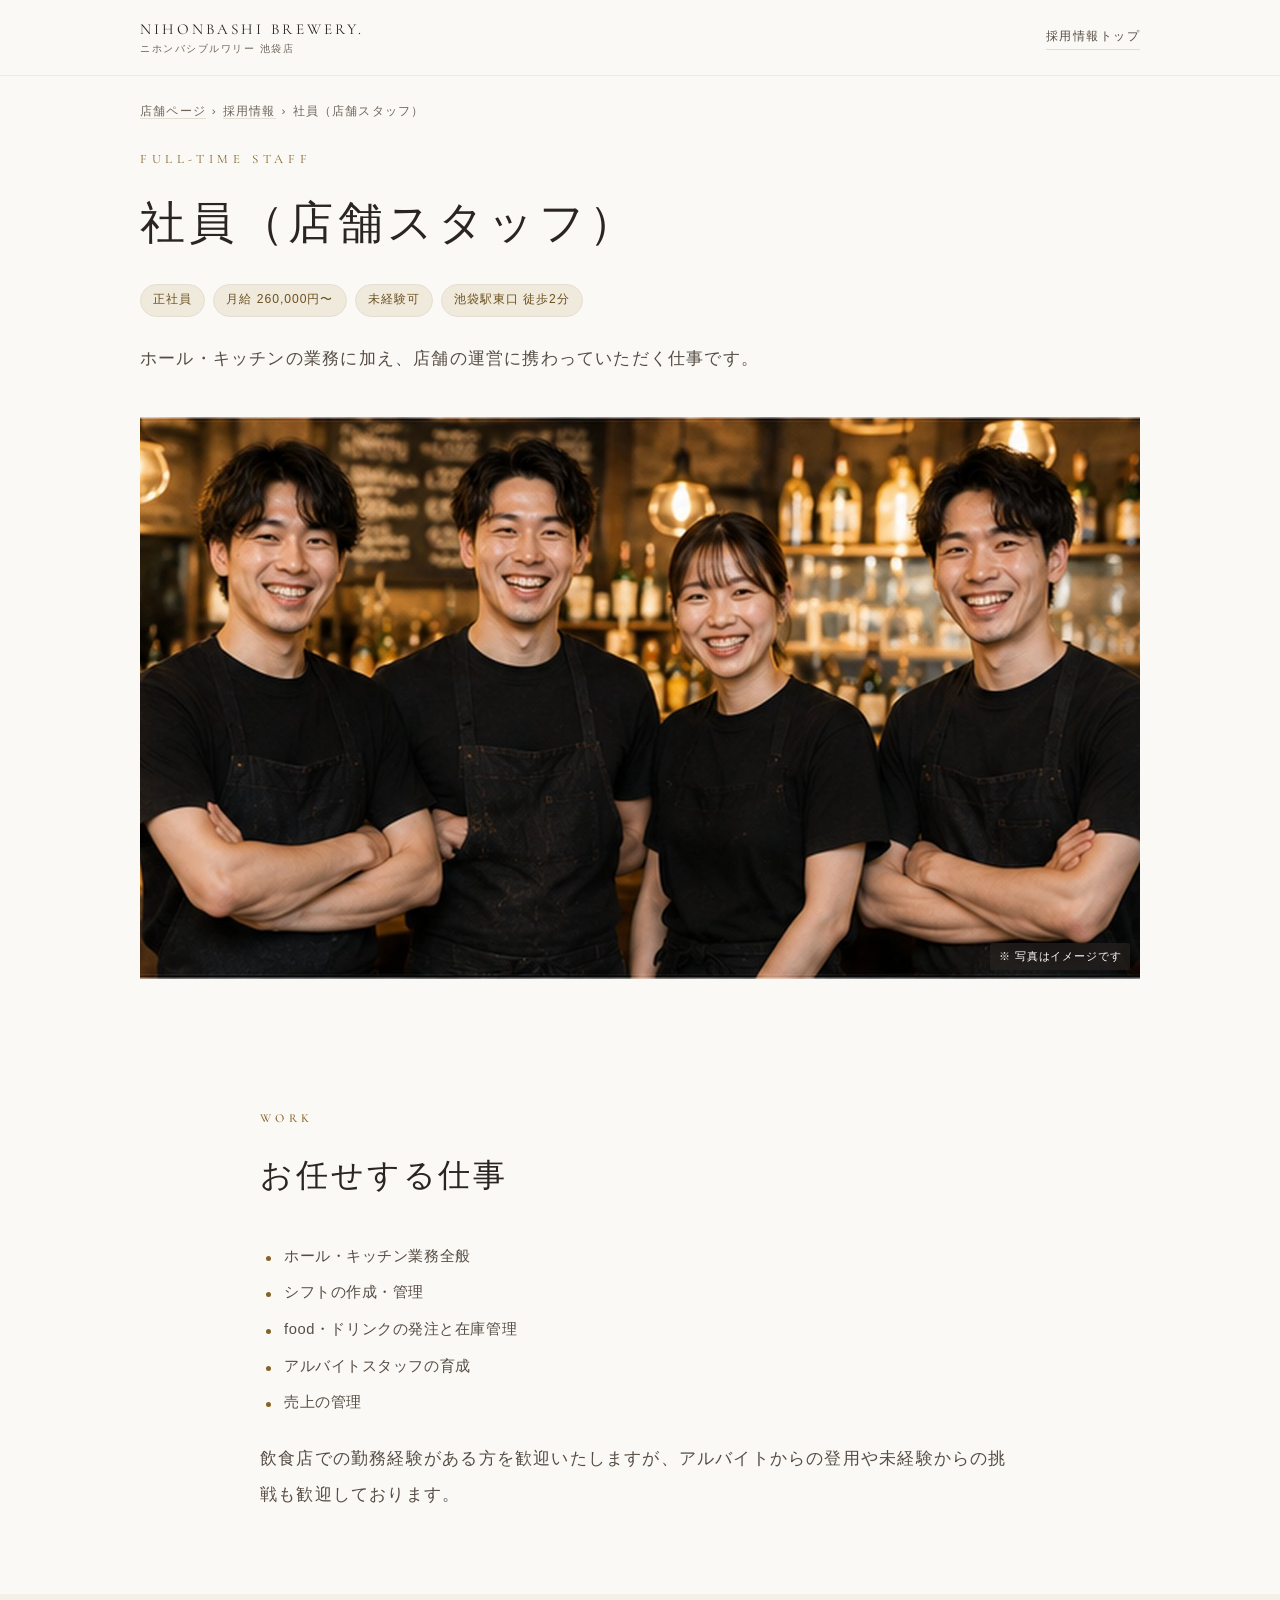
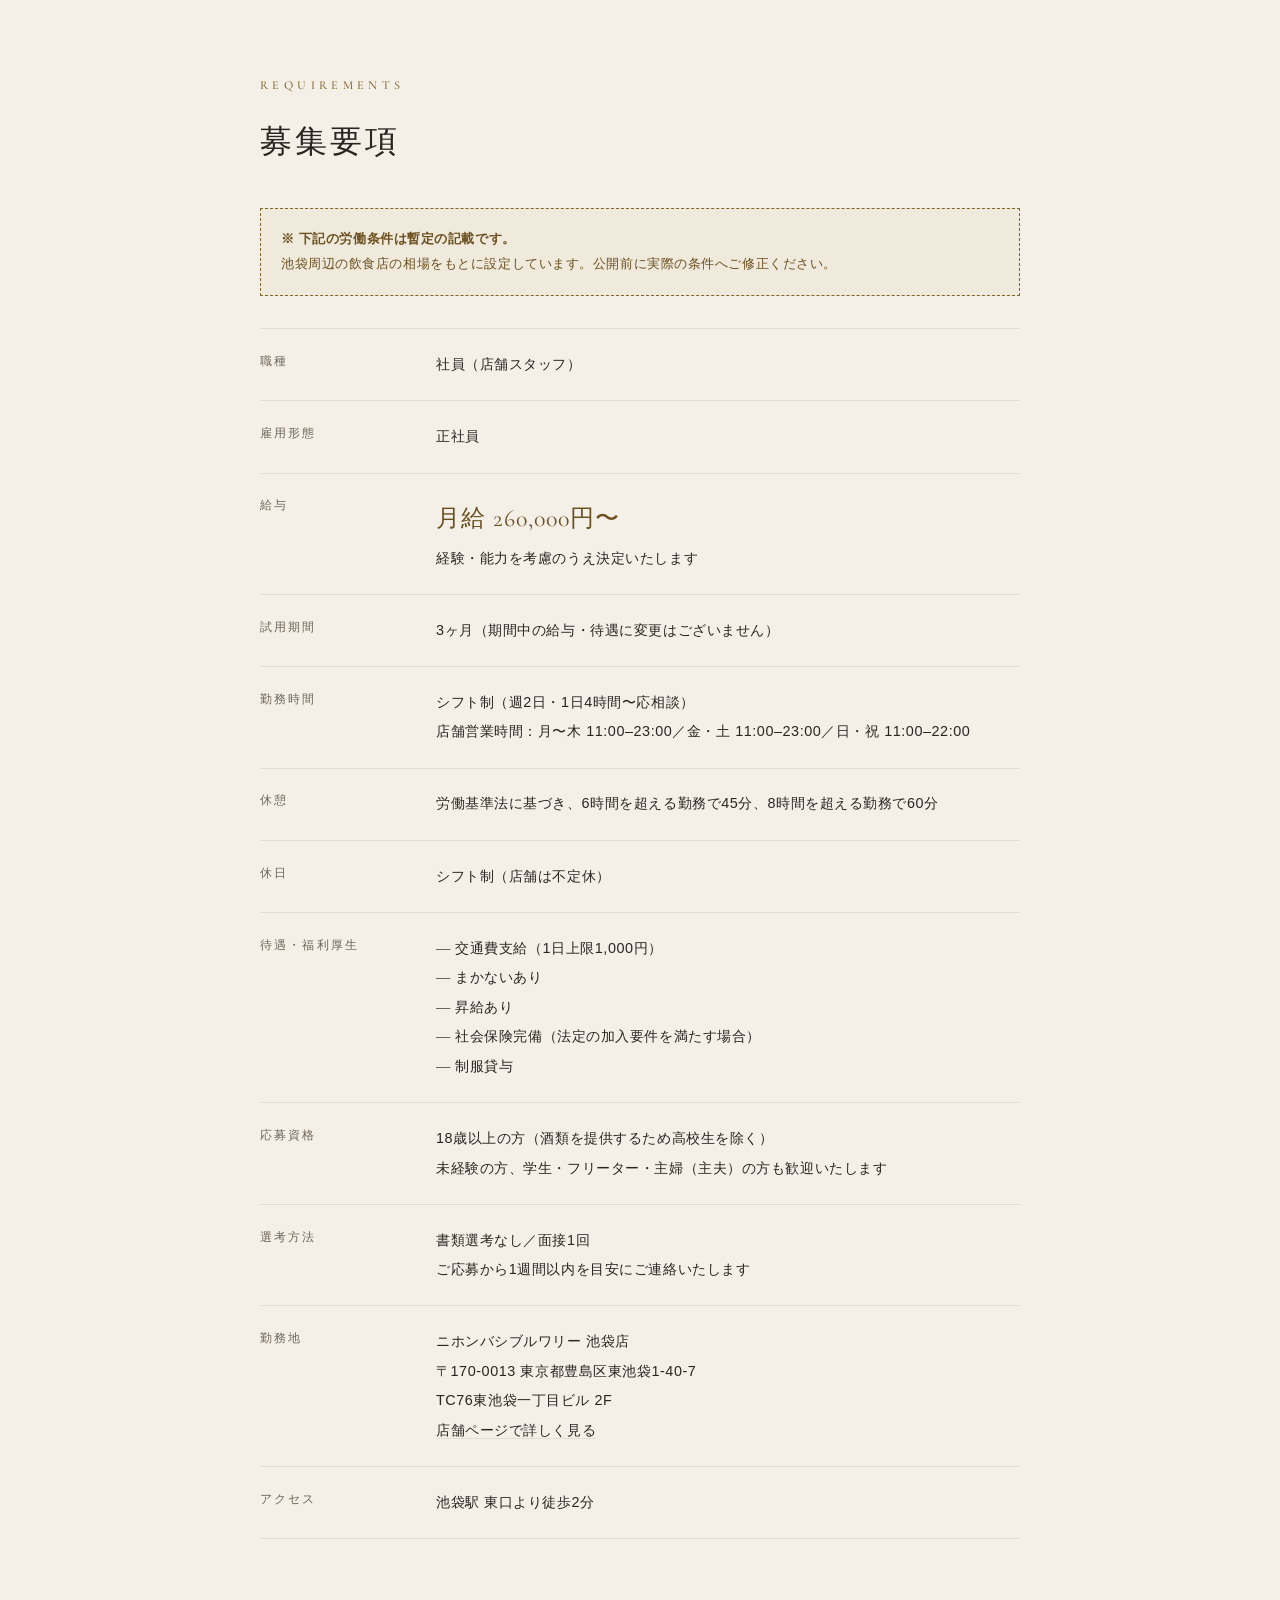
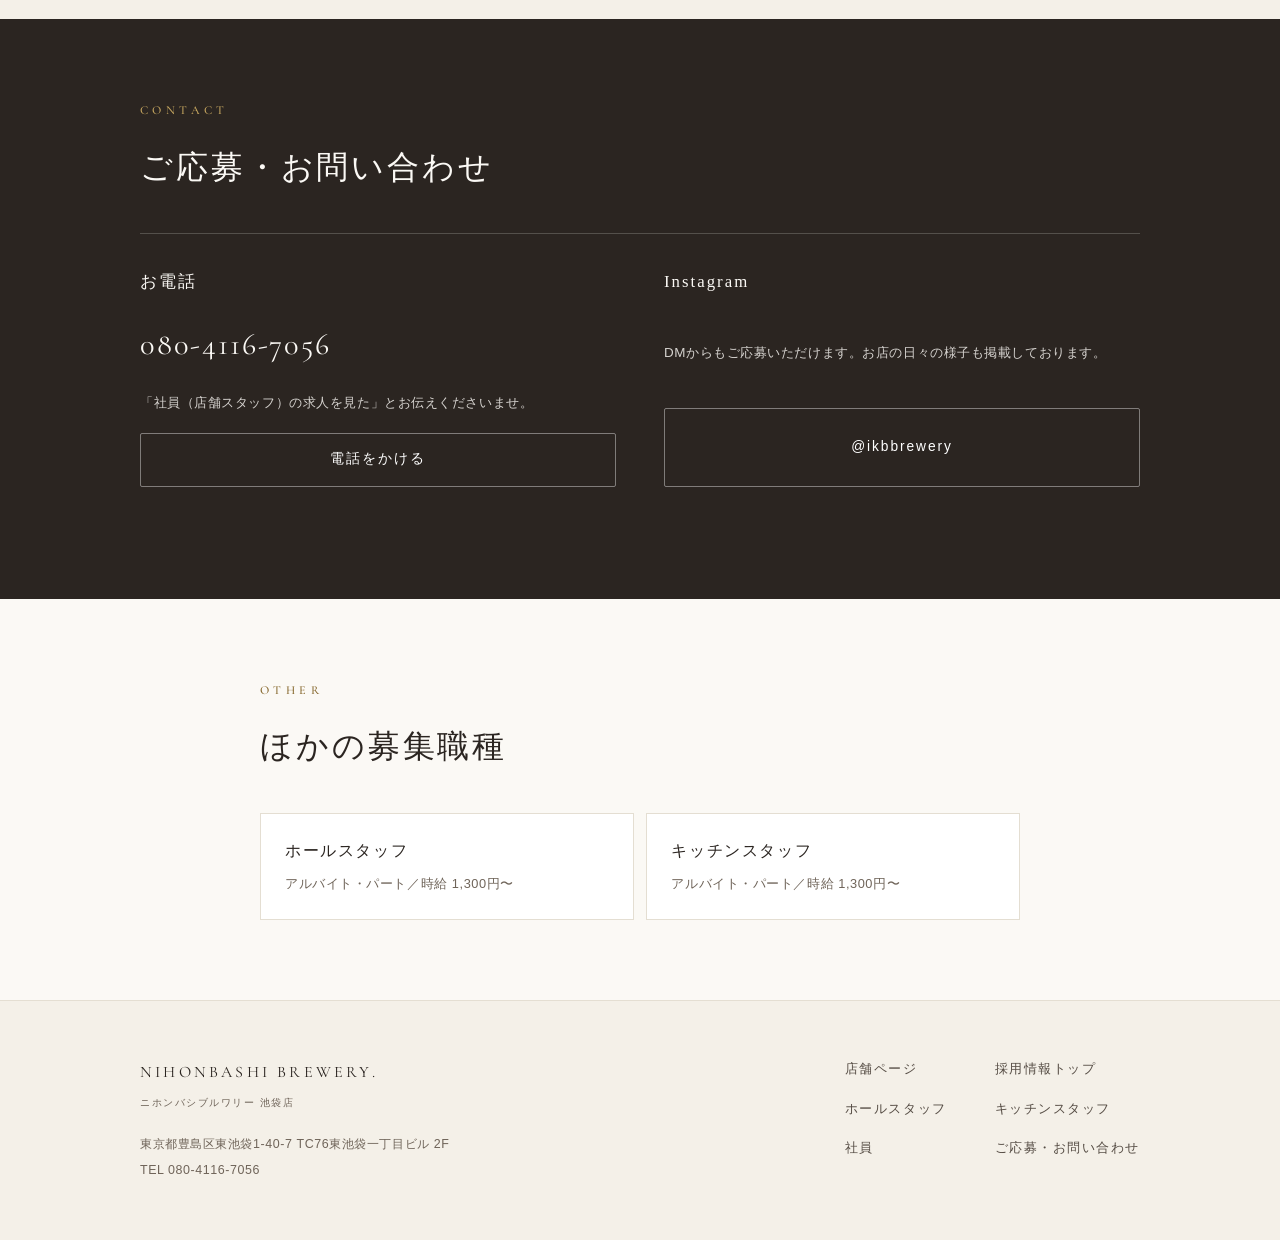
<file: recruit-staff.html>
<!DOCTYPE html>
<html lang="ja">
<head>
<meta charset="UTF-8">
<meta name="viewport" content="width=device-width, initial-scale=1">

<!-- ===========================================================
     ！！ 公開前に必ずお読みください ！！

     このページの労働条件は「一般的な相場」に基づく暫定値です。
     実際の条件に置き換えてから公開してください。

       給与     … 池袋周辺の飲食店の相場（時給1,250〜1,400円台）を参考に設定
       東京都最低賃金 … 1,226円（2025年10月3日〜）
       そのほか … 交通費・まかない・試用期間などは一般的な例

     職業安定法により、実際と異なる労働条件の記載は禁じられています。
     また下部の JobPosting 構造化データは、ページ表示と同じ値である
     必要があります。数値を変更する際は両方を必ず揃えてください。

     条件を確定させたら、次の robots メタタグの行を削除してください。
     =========================================================== -->
<meta name="robots" content="noindex, nofollow">

<title>社員（店舗スタッフ）の求人｜ニホンバシブルワリー 池袋店</title>
<meta name="description" content="ニホンバシブルワリー 池袋店の社員（店舗スタッフ）（正社員／月給 260,000円〜）の募集要項です。池袋駅東口より徒歩2分。ホール・キッチンの業務に加え、店舗の運営に携わっていただく仕事です。">
<link rel="canonical" href="https://bigbabyboy24-collab.github.io/lp-test/recruit-staff.html">

<meta property="og:type" content="website">
<meta property="og:site_name" content="ニホンバシブルワリー 池袋店">
<meta property="og:title" content="社員（店舗スタッフ）の求人｜ニホンバシブルワリー 池袋店">
<meta property="og:description" content="正社員／月給 260,000円〜。池袋駅東口より徒歩2分。ホール・キッチンの業務に加え、店舗の運営に携わっていただく仕事です。">
<meta property="og:url" content="https://bigbabyboy24-collab.github.io/lp-test/recruit-staff.html">
<meta property="og:image" content="https://bigbabyboy24-collab.github.io/lp-test/images/recruit-og.jpg">
<meta property="og:image:width" content="1200">
<meta property="og:image:height" content="630">
<meta property="og:locale" content="ja_JP">
<meta name="twitter:card" content="summary_large_image">
<meta name="twitter:title" content="社員（店舗スタッフ）の求人｜ニホンバシブルワリー 池袋店">
<meta name="twitter:description" content="正社員／月給 260,000円〜。池袋駅東口より徒歩2分。">
<meta name="twitter:image" content="https://bigbabyboy24-collab.github.io/lp-test/images/recruit-og.jpg">
<meta name="theme-color" content="#FBF9F5">

<link rel="preconnect" href="https://fonts.googleapis.com">
<link rel="preconnect" href="https://fonts.gstatic.com" crossorigin>
<link rel="stylesheet" href="https://fonts.googleapis.com/css2?family=Cormorant+Garamond:wght@400;500&display=swap">

<!-- ===== 構造化データ（JobPosting）=====
     ページ上の表示と同じ値にしてください。数値を変えたら両方を更新すること。
     datePosted / validThrough は公開時の日付に差し替えてください。 -->
<script type="application/ld+json">
{
  "@context": "https://schema.org",
  "@type": "JobPosting",
  "title": "社員（店舗スタッフ）",
  "description": "<p>ホール・キッチンの業務に加え、店舗の運営に携わっていただく仕事です。</p><ul><li>ホール・キッチン業務全般</li><li>シフトの作成・管理</li><li>food・ドリンクの発注と在庫管理</li><li>アルバイトスタッフの育成</li><li>売上の管理</li></ul><p>飲食店での勤務経験がある方を歓迎いたしますが、アルバイトからの登用や未経験からの挑戦も歓迎しております。</p>",
  "identifier": { "@type": "PropertyValue", "name": "ニホンバシブルワリー 池袋店", "value": "recruit-staff" },
  "datePosted": "2026-07-28",
  "validThrough": "2026-12-31",
  "employmentType": "FULL_TIME",
  "hiringOrganization": {
    "@type": "Organization",
    "name": "ニホンバシブルワリー 池袋店",
    "sameAs": "https://bigbabyboy24-collab.github.io/lp-test/",
    "logo": "https://bigbabyboy24-collab.github.io/lp-test/images/og.jpg"
  },
  "jobLocation": {
    "@type": "Place",
    "address": {
      "@type": "PostalAddress",
      "streetAddress": "東池袋1-40-7 TC76東池袋一丁目ビル 2F",
      "addressLocality": "豊島区",
      "addressRegion": "東京都",
      "postalCode": "170-0013",
      "addressCountry": "JP"
    }
  },
  "baseSalary": {
    "@type": "MonetaryAmount",
    "currency": "JPY",
    "value": { "@type": "QuantitativeValue", "value": 260000, "unitText": "MONTH" }
  },
  "jobLocationType": null,
  "directApply": false
}
</script>

<!-- パンくずの構造化データ -->
<script type="application/ld+json">
{
  "@context": "https://schema.org",
  "@type": "BreadcrumbList",
  "itemListElement": [
    {
      "@type": "ListItem",
      "position": 1,
      "name": "店舗ページ",
      "item": "https://bigbabyboy24-collab.github.io/lp-test/"
    },
    {
      "@type": "ListItem",
      "position": 2,
      "name": "採用情報",
      "item": "https://bigbabyboy24-collab.github.io/lp-test/recruit.html"
    },
    {
      "@type": "ListItem",
      "position": 3,
      "name": "社員（店舗スタッフ）",
      "item": "https://bigbabyboy24-collab.github.io/lp-test/recruit-staff.html"
    }
  ]
}
</script>

<style>
:root {
  --paper:#FBF9F5; --paper-2:#F4F0E8; --white:#FFF; --line:#E4DED2; --line-2:#EFEAE0;
  --ink:#2B2521; --ink-2:#554C44; --ink-3:#6F6459;
  --bronze:#836428; --bronze-deep:#6B5020; --bronze-tint:#F0EADC;
  --header-h:62px; --r:2px;
  --mincho:"Hiragino Mincho ProN","Yu Mincho","YuMincho","Noto Serif JP","MS PMincho",serif;
  --gothic:"Hiragino Sans","Hiragino Kaku Gothic ProN","Yu Gothic","YuGothic","Noto Sans JP","Helvetica Neue",Arial,sans-serif;
  --latin:"Cormorant Garamond","Palatino",Georgia,serif;
  --ease:cubic-bezier(.25,.46,.45,.94);
}
*,*::before,*::after{box-sizing:border-box}
html{scroll-behavior:smooth;scroll-padding-top:calc(var(--header-h) + 12px);-webkit-text-size-adjust:100%}
body{margin:0;background:var(--paper);color:var(--ink-2);font-family:var(--gothic);
  font-size:16px;line-height:1.95;letter-spacing:.035em;-webkit-font-smoothing:antialiased;overflow-wrap:anywhere}
img,svg{display:block;max-width:100%;border:0}
img{height:auto}
ul,ol,dl,dd,figure{margin:0;padding:0}
li{list-style:none}
h1,h2,h3,p{margin:0}
a{color:inherit;text-decoration:none}
:focus-visible{outline:2px solid var(--bronze);outline-offset:4px}
@media (prefers-reduced-motion:reduce){
  html{scroll-behavior:auto}
  *,*::before,*::after{animation-duration:.001ms!important;transition-duration:.001ms!important}
}
.container{width:min(1000px,100% - 2.5rem);margin-inline:auto}
.narrow{width:min(760px,100% - 2.5rem);margin-inline:auto}
.skip-link{position:absolute;left:-9999px;top:0;z-index:200;padding:.8rem 1.25rem;background:var(--ink);color:var(--paper)}
.skip-link:focus{left:0}
.note{margin-top:1.5rem;color:var(--ink-3);font-size:.78rem;line-height:1.95}

.label{display:block;margin-bottom:1.1rem;font-family:var(--latin);font-size:.76rem;font-weight:500;
  letter-spacing:.36em;text-transform:uppercase;color:var(--bronze)}
.title{font-family:var(--mincho);font-weight:500;font-size:clamp(1.4rem,5.2vw,2rem);
  line-height:1.65;letter-spacing:.09em;color:var(--ink)}
.lead{margin-top:1.5rem;font-family:var(--mincho);font-size:clamp(1rem,3.6vw,1.08rem);
  line-height:2.1;letter-spacing:.07em;color:var(--ink-2)}
.section{padding:clamp(3rem,8vw,5rem) 0}
.section-tint{background:var(--paper-2)}
.section-head{margin-bottom:clamp(1.75rem,4vw,2.5rem)}

.btn{display:flex;align-items:center;justify-content:center;gap:.6em;width:100%;min-height:54px;
  padding:.9em 1.75em;border:1px solid transparent;border-radius:var(--r);
  font-size:.86rem;font-weight:500;letter-spacing:.14em;line-height:1.5;text-align:center;cursor:pointer;
  transition:background-color .45s var(--ease),color .45s var(--ease),border-color .45s var(--ease)}
.btn-primary{background:var(--bronze);color:var(--white)}
.btn-primary:hover{background:var(--bronze-deep)}
.btn-outline{background:transparent;color:var(--ink);border-color:var(--line)}
.btn-outline:hover{background:var(--white);border-color:var(--bronze)}
.btn-onDark{background:transparent;color:var(--white);border-color:rgba(255,255,255,.4)}
.btn-onDark:hover{background:rgba(255,255,255,.1);border-color:#fff}

.site-header{position:fixed;inset:0 0 auto 0;z-index:100;height:var(--header-h);
  background:rgba(251,249,245,.94);backdrop-filter:saturate(120%) blur(10px);
  -webkit-backdrop-filter:saturate(120%) blur(10px);border-bottom:1px solid var(--line-2)}
.header-inner{height:100%;display:flex;align-items:center;justify-content:space-between;gap:1rem}
.brand{display:grid;gap:.2rem;line-height:1.3}
.brand-en{font-family:var(--latin);font-size:.95rem;letter-spacing:.2em;color:var(--ink)}
.brand-ja{font-size:.6rem;letter-spacing:.16em;color:var(--ink-3)}
.header-back{font-size:.74rem;letter-spacing:.12em;color:var(--ink-2);border-bottom:1px solid var(--line);
  transition:color .45s var(--ease),border-color .45s var(--ease)}
.header-back:hover{color:var(--bronze);border-bottom-color:var(--bronze)}

.crumb{padding-top:calc(var(--header-h) + 1.5rem);font-size:.74rem;letter-spacing:.1em;color:var(--ink-3)}
.crumb a{border-bottom:1px solid var(--line)}
.crumb a:hover{color:var(--bronze);border-bottom-color:var(--bronze)}
.crumb span{margin:0 .5em}

.job-hero{padding:1.5rem 0 clamp(2rem,6vw,3rem)}
.job-en{display:block;margin-bottom:1rem;font-family:var(--latin);font-size:.8rem;
  letter-spacing:.36em;text-transform:uppercase;color:var(--bronze)}
.job-title{font-family:var(--mincho);font-weight:500;font-size:clamp(1.75rem,7vw,2.8rem);
  line-height:1.6;letter-spacing:.1em;color:var(--ink)}
.job-tags{display:flex;flex-wrap:wrap;gap:.5rem;margin-top:1.5rem}
.job-tag{padding:.3em 1em;background:var(--bronze-tint);border:1px solid var(--line);
  border-radius:999px;font-size:.76rem;letter-spacing:.08em;color:var(--bronze-deep)}
.job-figure{overflow:hidden;aspect-ratio:16/9;background:var(--paper-2);margin-top:clamp(1.75rem,5vw,2.5rem)}
.job-figure{position:relative}
.job-figure img{width:100%;height:100%;object-fit:cover}
.img-note{position:absolute;right:.6rem;bottom:.6rem;padding:.25em .8em;background:rgba(43,37,33,.62);border-radius:var(--r);font-size:.68rem;letter-spacing:.08em;color:#fff}

.duty-list{display:grid;gap:.5rem;margin-top:1.5rem}
.duty-list li{position:relative;padding-left:1.5rem;font-size:.92rem}
.duty-list li::before{content:"";position:absolute;left:.35rem;top:.95em;
  width:5px;height:5px;background:var(--bronze);border-radius:50%}

.req-table{border-top:1px solid var(--line)}
.req-row{display:grid;gap:.3rem;padding:1.15rem 0;border-bottom:1px solid var(--line)}
.req-row dt{font-size:.74rem;letter-spacing:.18em;color:var(--ink-3)}
.req-row dd{font-size:.9rem;line-height:2.05;color:var(--ink)}
.req-row dd a{color:var(--ink);border-bottom:1px solid var(--line)}
.req-row dd a:hover{color:var(--bronze);border-bottom-color:var(--bronze)}
.pay{font-family:var(--latin);font-size:1.5rem;letter-spacing:.04em;color:var(--bronze-deep)}
.welfare-list li{position:relative;padding-left:1.2rem}
.welfare-list li::before{content:"—";position:absolute;left:0;color:var(--ink-3)}

.draft{margin:0 0 clamp(1.5rem,4vw,2rem);padding:1.15rem 1.25rem;
  background:var(--bronze-tint);border:1px dashed var(--bronze);
  font-size:.82rem;line-height:1.9;color:var(--bronze-deep)}
.draft strong{color:var(--bronze-deep)}

.section-dark{background:var(--ink);color:rgba(251,249,245,.86)}
.section-dark .title{color:var(--paper)}
.section-dark .label{color:#C9A961}
.apply-grid{display:grid;gap:0;border-top:1px solid rgba(251,249,245,.2)}
.apply-card{display:grid;gap:1rem;padding:2rem 0;border-bottom:1px solid rgba(251,249,245,.2)}
.apply-card h3{font-family:var(--mincho);font-size:1.05rem;font-weight:500;letter-spacing:.12em;color:var(--paper)}
.apply-card p{font-size:.84rem;color:rgba(251,249,245,.82)}
.apply-tel{font-family:var(--latin);font-size:1.9rem;letter-spacing:.06em;color:var(--paper)}
.apply-tel:hover{opacity:.75}

.other-jobs{display:grid;gap:.8rem;margin-top:1.5rem}
.other-job{display:block;padding:1.35rem 1.5rem;background:var(--white);border:1px solid var(--line);
  transition:border-color .45s var(--ease)}
.other-job:hover{border-color:var(--bronze)}
.other-job strong{display:block;font-family:var(--mincho);font-size:1rem;font-weight:500;
  letter-spacing:.1em;color:var(--ink)}
.other-job span{font-size:.8rem;color:var(--ink-3)}

.site-footer{padding:clamp(2.5rem,7vw,3.5rem) 0 calc(5rem + env(safe-area-inset-bottom));
  background:var(--paper-2);border-top:1px solid var(--line)}
.footer-inner{display:grid;gap:1.75rem}
.site-footer .brand-en{color:var(--ink);font-size:1rem}
.site-footer .brand-ja{color:var(--ink-3);margin-top:.35rem}
.footer-addr{margin-top:1.15rem;font-size:.78rem;line-height:2.1;color:var(--ink-3)}
.footer-nav{display:grid;gap:.9rem}
.footer-nav a{font-size:.8rem;letter-spacing:.12em;color:var(--ink-2);transition:color .45s var(--ease)}
.footer-nav a:hover{color:var(--bronze)}

.sticky-cta{position:fixed;z-index:95;inset:auto 0 0 0;display:grid;grid-template-columns:1fr 1fr;gap:1px;
  background:var(--line);border-top:1px solid var(--line);transform:translateY(110%);
  transition:transform .5s var(--ease)}
.sticky-cta.is-visible{transform:none}
.sticky-cta .btn{min-height:56px;padding:.8em .5em calc(.8em + env(safe-area-inset-bottom));
  border:0;border-radius:0;font-size:.8rem;letter-spacing:.1em}
.sticky-cta .btn-outline{background:var(--paper)}

.reveal{opacity:0;transform:translateY(12px);transition:opacity 1.2s var(--ease),transform 1.2s var(--ease)}
.reveal.is-in{opacity:1;transform:none}

@media (min-width:768px){
  :root{--header-h:76px}
  .container{width:min(1000px,100% - 4rem)}
  .narrow{width:min(760px,100% - 4rem)}
  .req-row{grid-template-columns:9rem 1fr;gap:2rem;padding:1.3rem 0}
  .apply-grid{grid-template-columns:repeat(2,1fr);column-gap:3rem}
  .apply-card{border-bottom:0}
  .other-jobs{grid-template-columns:repeat(2,1fr)}
  .footer-inner{grid-template-columns:1fr auto;gap:4rem;align-items:start}
  .footer-nav{grid-template-columns:repeat(2,auto);gap:.9rem 3rem}
  .site-footer{padding-bottom:clamp(2.5rem,7vw,3.5rem)}
  .sticky-cta{display:none}
}
</style>
</head>
<body>

<a class="skip-link" href="#main">本文へスキップ</a>

<header class="site-header">
  <div class="container header-inner">
    <a class="brand" href="index.html">
      <span class="brand-en">NIHONBASHI BREWERY.</span>
      <span class="brand-ja">ニホンバシブルワリー 池袋店</span>
    </a>
    <a class="header-back" href="recruit.html">採用情報トップ</a>
  </div>
</header>

<main id="main">

  <nav class="container crumb" aria-label="パンくずリスト">
    <a href="index.html">店舗ページ</a><span>›</span><a href="recruit.html">採用情報</a><span>›</span>社員（店舗スタッフ）
  </nav>

  <section class="container job-hero">
    <p class="job-en">Full-time Staff</p>
    <h1 class="job-title">社員（店舗スタッフ）</h1>
    <div class="job-tags">
      <span class="job-tag">正社員</span>
      <span class="job-tag">月給 260,000円〜</span>
      <span class="job-tag">未経験可</span>
      <span class="job-tag">池袋駅東口 徒歩2分</span>
    </div>
    <p class="lead">ホール・キッチンの業務に加え、店舗の運営に携わっていただく仕事です。</p>

    <!-- ▼ 差し替え箇所：images/recruit-job-staff.jpg（1200×675 / 16:9）
         現在は生成AIによるイメージ写真です。実在のスタッフではありません。 -->
    <figure class="job-figure">
      <img src="images/recruit-job-staff.jpg" alt="店舗スタッフのイメージ" width="1200" height="675" loading="lazy" decoding="async">
      <figcaption class="img-note">※ 写真はイメージです</figcaption>
    </figure>
  </section>

  <section class="section">
    <div class="narrow">
      <div class="section-head">
        <span class="label">Work</span>
        <h2 class="title">お任せする仕事</h2>
      </div>
      <ul class="duty-list">
          <li>ホール・キッチン業務全般</li>
          <li>シフトの作成・管理</li>
          <li>food・ドリンクの発注と在庫管理</li>
          <li>アルバイトスタッフの育成</li>
          <li>売上の管理</li>
      </ul>
      <p class="lead">飲食店での勤務経験がある方を歓迎いたしますが、アルバイトからの登用や未経験からの挑戦も歓迎しております。</p>
    </div>
  </section>

  <section class="section section-tint">
    <div class="narrow">
      <div class="section-head">
        <span class="label">Requirements</span>
        <h2 class="title">募集要項</h2>
      </div>

      <p class="draft">
        <strong>※ 下記の労働条件は暫定の記載です。</strong><br>
        池袋周辺の飲食店の相場をもとに設定しています。公開前に実際の条件へご修正ください。
      </p>

      <dl class="req-table">
        <div class="req-row"><dt>職種</dt><dd>社員（店舗スタッフ）</dd></div>
        <div class="req-row"><dt>雇用形態</dt><dd>正社員</dd></div>
        <div class="req-row"><dt>給与</dt>
          <dd><span class="pay">月給 260,000円〜</span><br>経験・能力を考慮のうえ決定いたします</dd></div>
        <div class="req-row"><dt>試用期間</dt><dd>3ヶ月（期間中の給与・待遇に変更はございません）</dd></div>
        <div class="req-row"><dt>勤務時間</dt><dd>シフト制（週2日・1日4時間〜応相談）<br>店舗営業時間：月〜木 11:00–23:00／金・土 11:00–23:00／日・祝 11:00–22:00</dd></div>
        <div class="req-row"><dt>休憩</dt><dd>労働基準法に基づき、6時間を超える勤務で45分、8時間を超える勤務で60分</dd></div>
        <div class="req-row"><dt>休日</dt><dd>シフト制（店舗は不定休）</dd></div>
        <div class="req-row"><dt>待遇・福利厚生</dt>
          <dd><ul class="welfare-list">
              <li>交通費支給（1日上限1,000円）</li>
              <li>まかないあり</li>
              <li>昇給あり</li>
              <li>社会保険完備（法定の加入要件を満たす場合）</li>
              <li>制服貸与</li>
          </ul></dd></div>
        <div class="req-row"><dt>応募資格</dt><dd>18歳以上の方（酒類を提供するため高校生を除く）<br>未経験の方、学生・フリーター・主婦（主夫）の方も歓迎いたします</dd></div>
        <div class="req-row"><dt>選考方法</dt><dd>書類選考なし／面接1回<br>ご応募から1週間以内を目安にご連絡いたします</dd></div>
        <div class="req-row"><dt>勤務地</dt>
          <dd>ニホンバシブルワリー 池袋店<br>〒170-0013 東京都豊島区東池袋1-40-7<br>TC76東池袋一丁目ビル 2F<br>
          <a href="index.html#info">店舗ページで詳しく見る</a></dd></div>
        <div class="req-row"><dt>アクセス</dt><dd>池袋駅 東口より徒歩2分</dd></div>
      </dl>
    </div>
  </section>

  <section class="section section-dark" id="apply">
    <div class="container">
      <div class="section-head">
        <span class="label">Contact</span>
        <h2 class="title">ご応募・お問い合わせ</h2>
      </div>
      <ul class="apply-grid">
        <li class="apply-card">
          <h3>お電話</h3>
          <a class="apply-tel" href="tel:08041167056">080-4116-7056</a>
          <p>「社員（店舗スタッフ）の求人を見た」とお伝えくださいませ。</p>
          <a class="btn btn-onDark" href="tel:08041167056">電話をかける</a>
        </li>
        <li class="apply-card">
          <h3>Instagram</h3>
          <p>DMからもご応募いただけます。お店の日々の様子も掲載しております。</p>
          <a class="btn btn-onDark" href="https://www.instagram.com/ikbbrewery/" target="_blank" rel="noopener">@ikbbrewery</a>
        </li>
      </ul>
    </div>
  </section>

  <section class="section">
    <div class="narrow">
      <div class="section-head">
        <span class="label">Other</span>
        <h2 class="title">ほかの募集職種</h2>
      </div>
      <div class="other-jobs">
        <a class="other-job" href="recruit-hall.html"><strong>ホールスタッフ</strong><span>アルバイト・パート／時給 1,300円〜</span></a>
        <a class="other-job" href="recruit-kitchen.html"><strong>キッチンスタッフ</strong><span>アルバイト・パート／時給 1,300円〜</span></a>
      </div>
    </div>
  </section>

</main>

<footer class="site-footer" id="siteFooter">
  <div class="container footer-inner">
    <div class="footer-brand">
      <p class="brand-en">NIHONBASHI BREWERY.</p>
      <p class="brand-ja">ニホンバシブルワリー 池袋店</p>
      <p class="footer-addr">東京都豊島区東池袋1-40-7 TC76東池袋一丁目ビル 2F<br>TEL 080-4116-7056</p>
    </div>
    <nav class="footer-nav" aria-label="フッターナビゲーション">
      <a href="index.html">店舗ページ</a>
      <a href="recruit.html">採用情報トップ</a>
      <a href="recruit-hall.html">ホールスタッフ</a>
      <a href="recruit-kitchen.html">キッチンスタッフ</a>
      <a href="recruit-staff.html">社員</a>
      <a href="#apply">ご応募・お問い合わせ</a>
    </nav>
  </div>
</footer>

<div class="sticky-cta" id="stickyCta">
  <a class="btn btn-primary" href="tel:08041167056">お電話でご応募</a>
  <a class="btn btn-outline" href="#apply">応募方法を見る</a>
</div>

<script>
(function(){
  'use strict';
  var cta=document.getElementById('stickyCta'),f=document.getElementById('siteFooter'),
      h=document.querySelector('.job-hero'),io='IntersectionObserver' in window;
  if(io&&cta&&h&&f){
    var past=false,at=false;
    function s(){cta.classList.toggle('is-visible',past&&!at);}
    new IntersectionObserver(function(e){past=!e[0].isIntersecting;s();},{threshold:0}).observe(h);
    new IntersectionObserver(function(e){at=e[0].isIntersecting;s();},{threshold:0}).observe(f);
  }
  if(!io||window.matchMedia('(prefers-reduced-motion: reduce)').matches)return;
  var t=document.querySelectorAll('.job-hero > *,.job-figure,.section-head,.duty-list,.req-table,.apply-card,.other-job');
  Array.prototype.forEach.call(t,function(el,i){el.classList.add('reveal');el.style.transitionDelay=(i%3)*120+'ms';});
  var ob=new IntersectionObserver(function(es){es.forEach(function(e){
    if(e.isIntersecting){e.target.classList.add('is-in');ob.unobserve(e.target);}});},
    {rootMargin:'0px 0px -8% 0px',threshold:.04});
  Array.prototype.forEach.call(t,function(el){ob.observe(el);});
})();
</script>
</body>
</html>
</file>
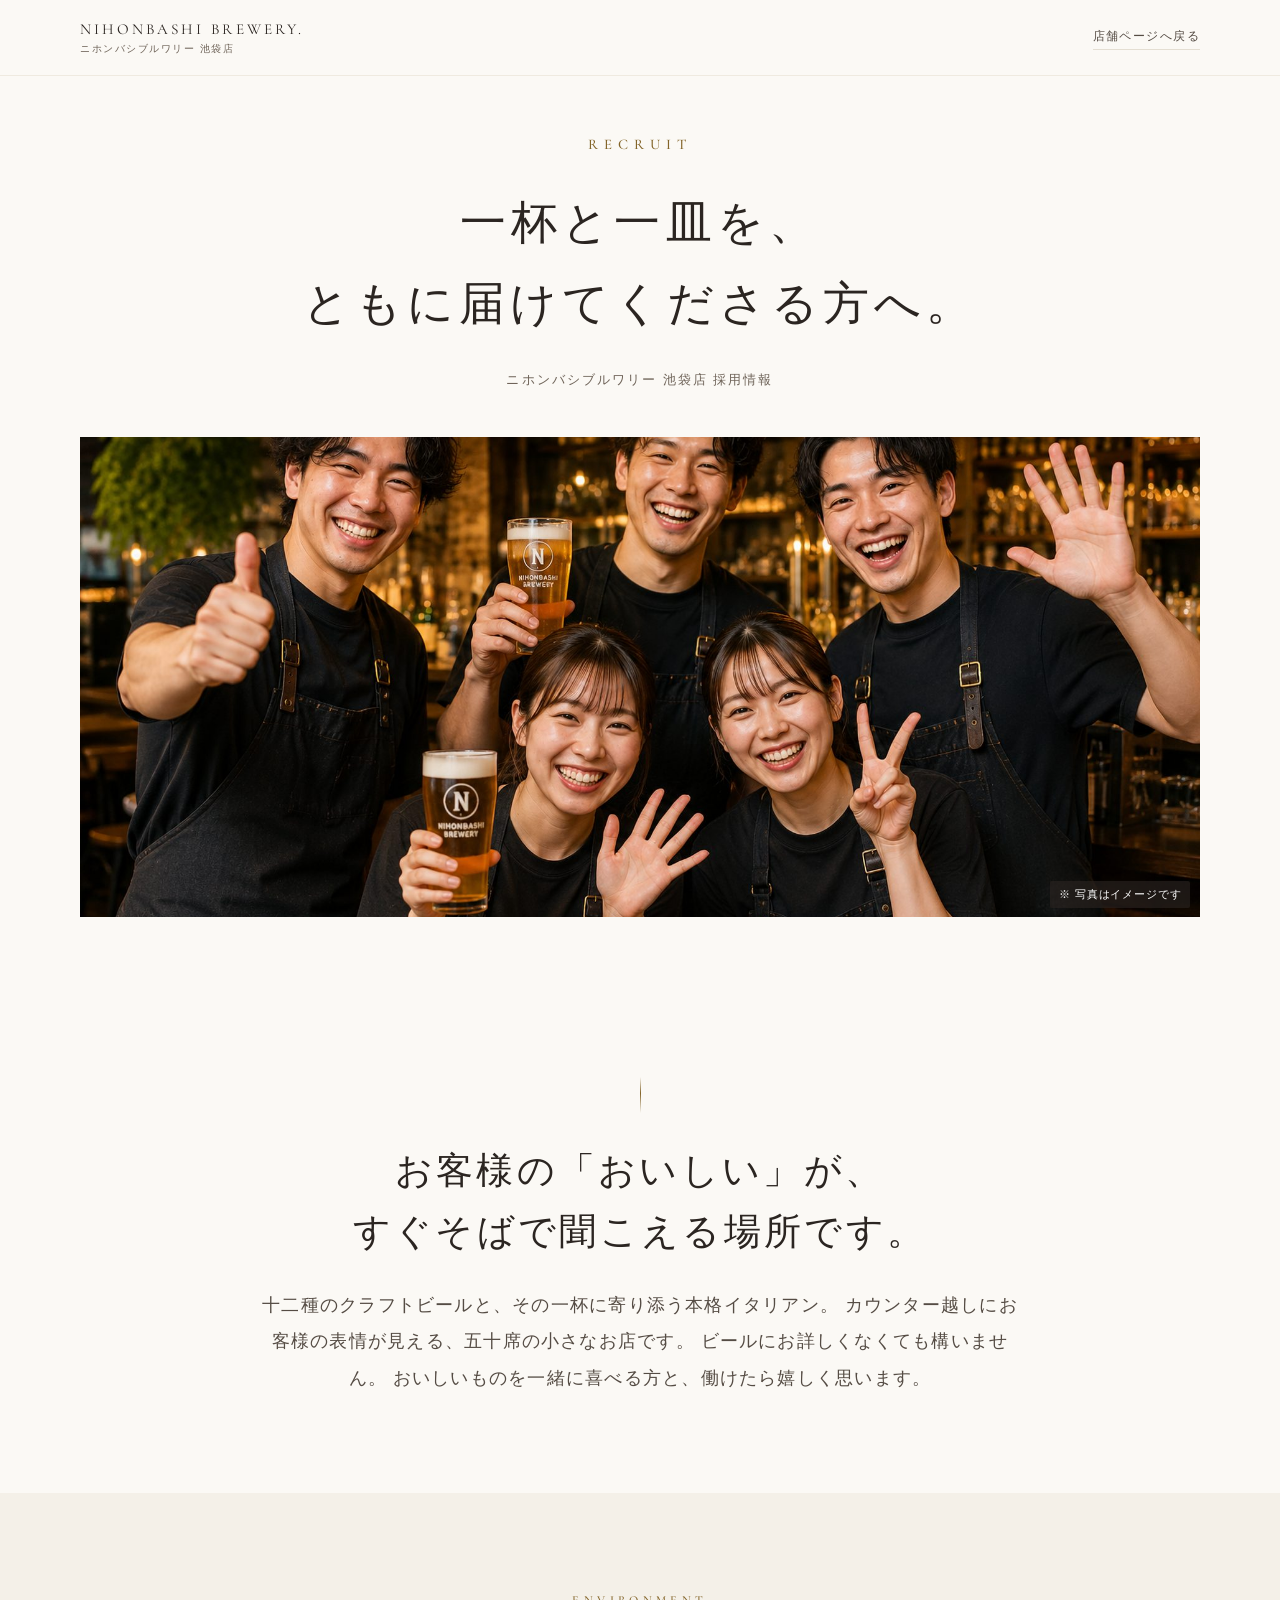
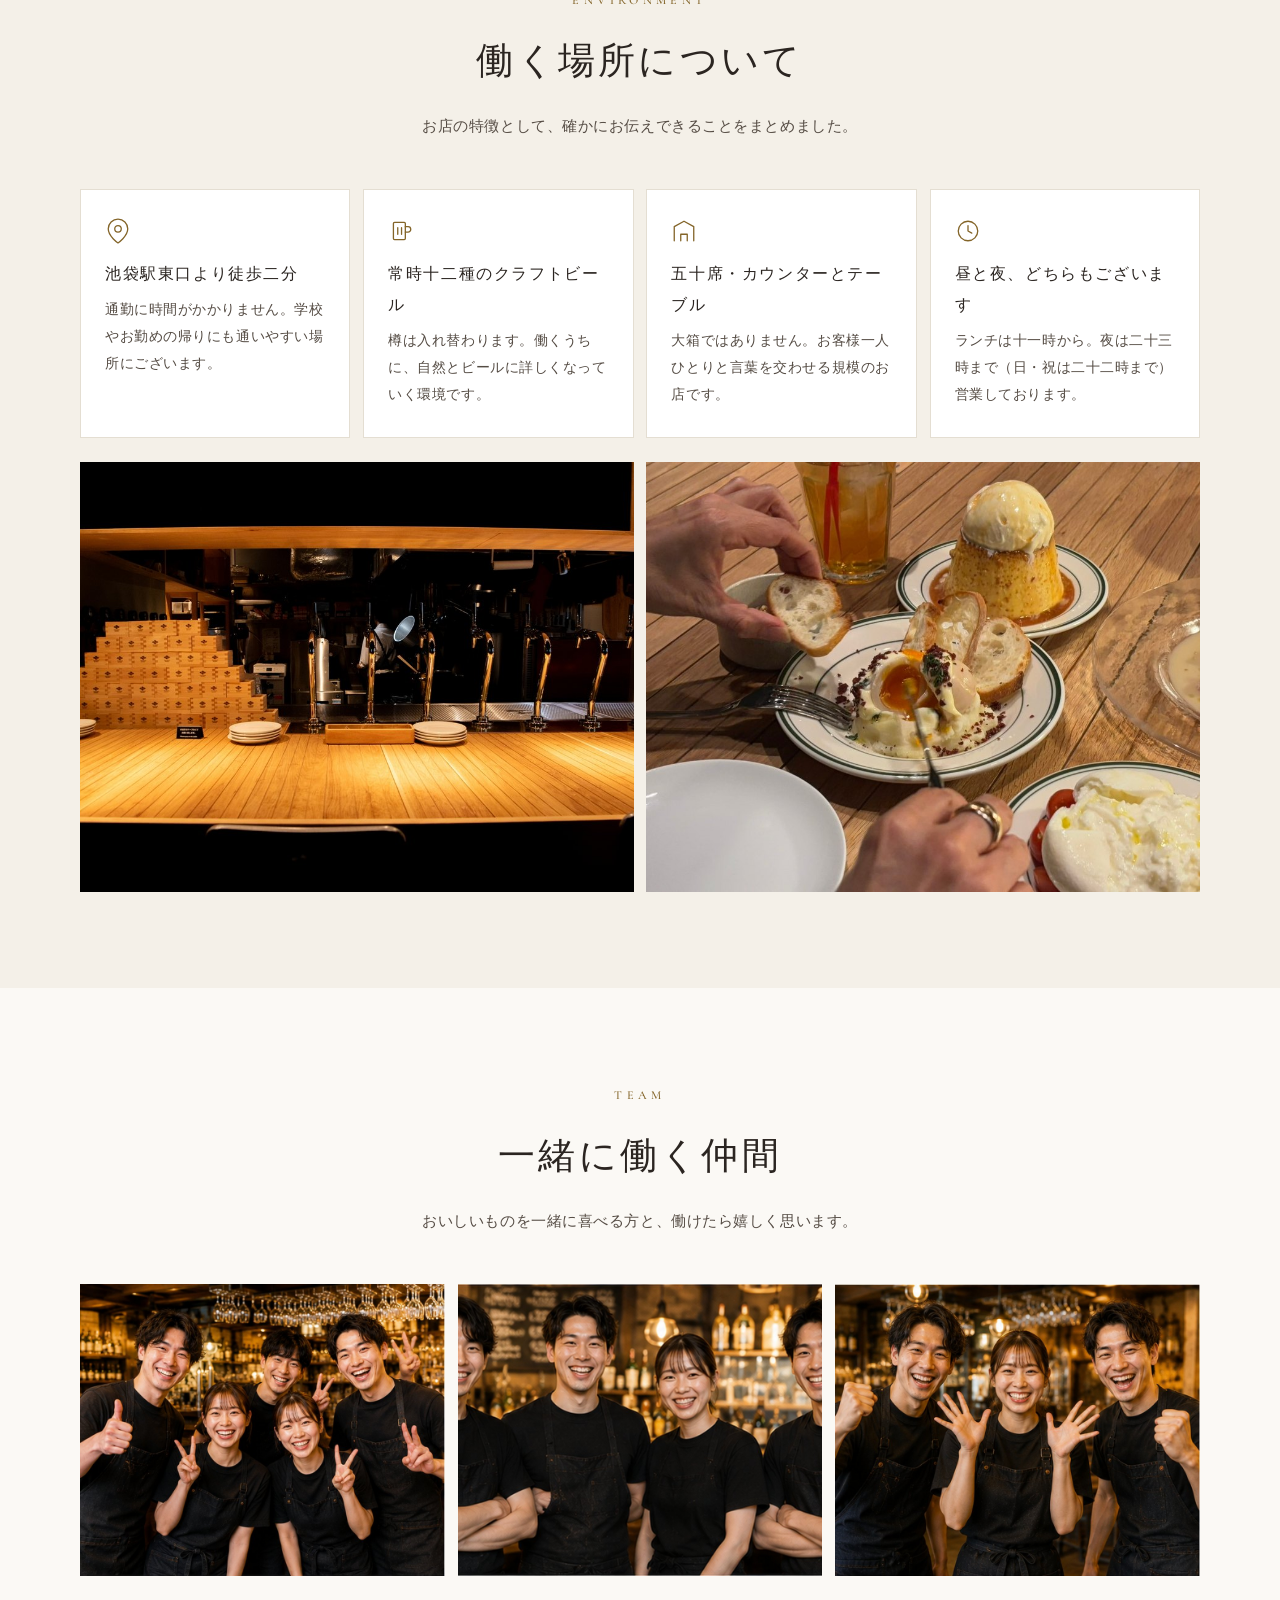
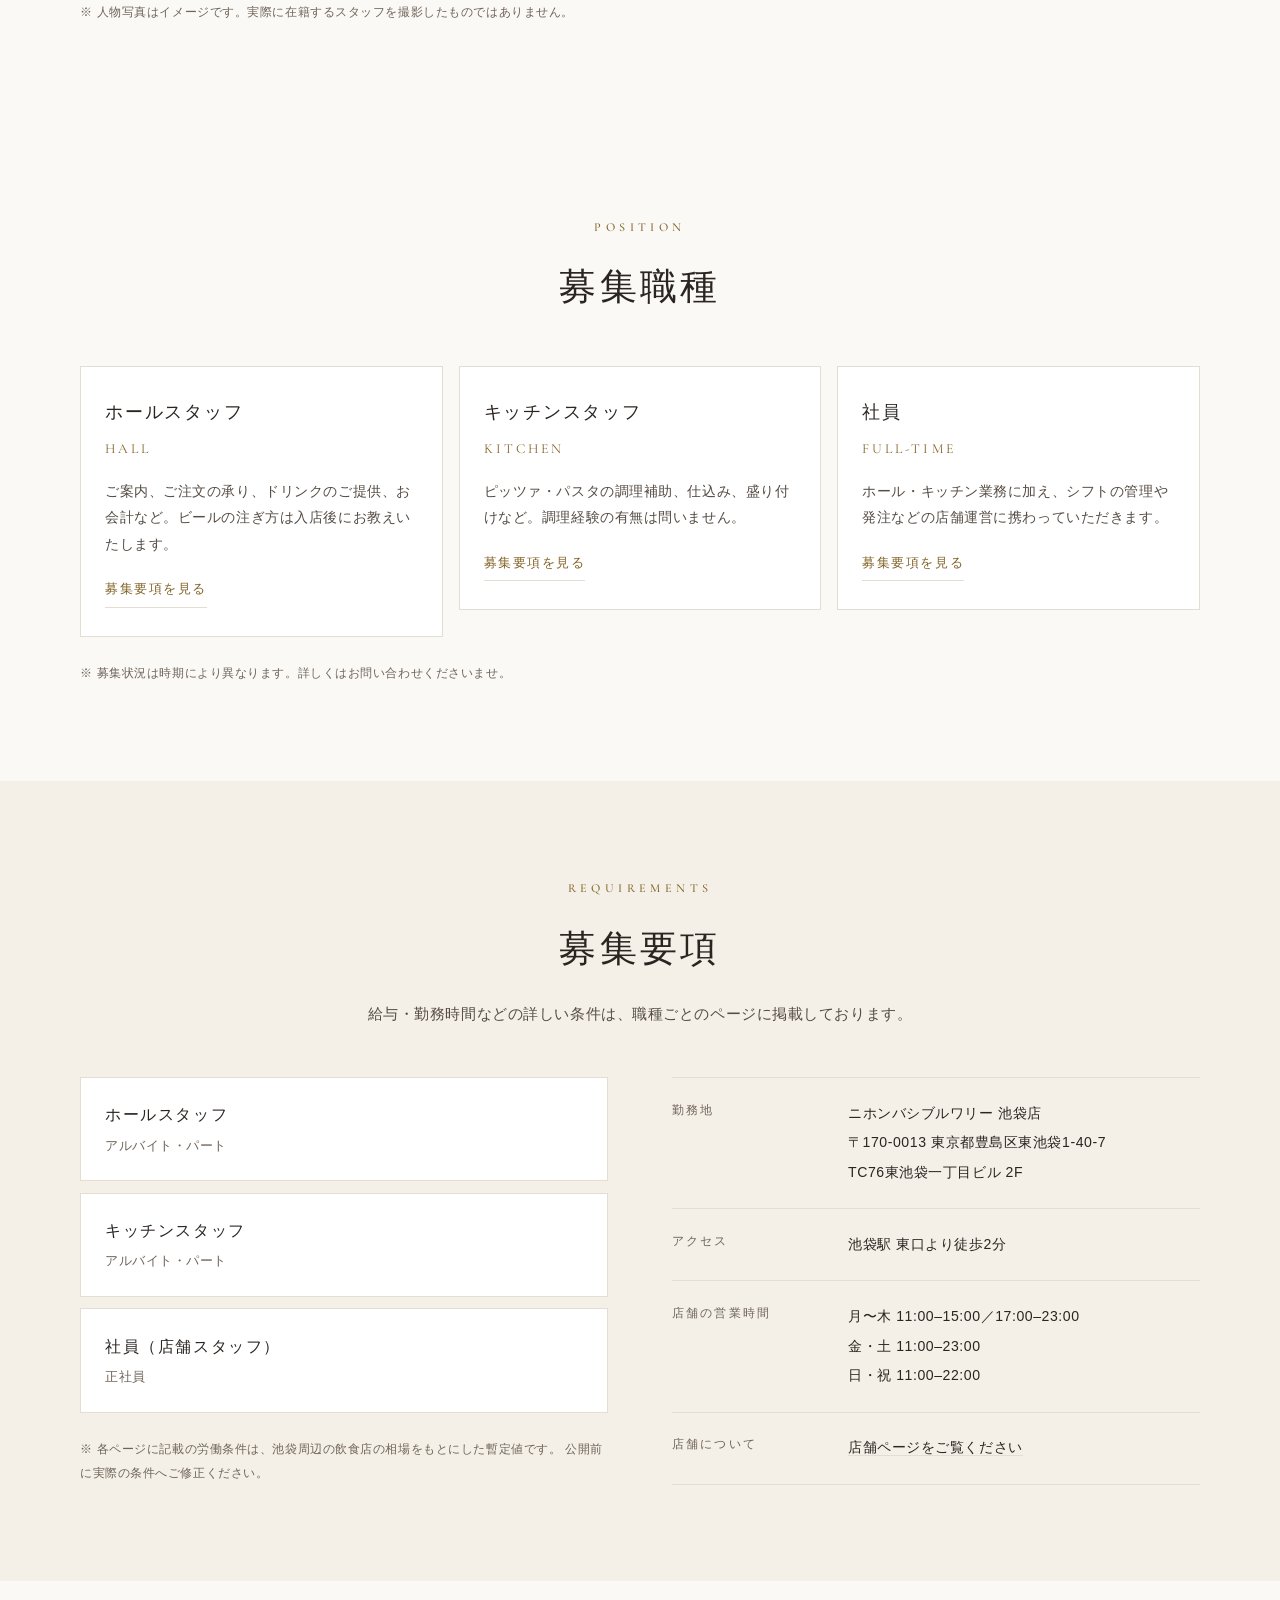
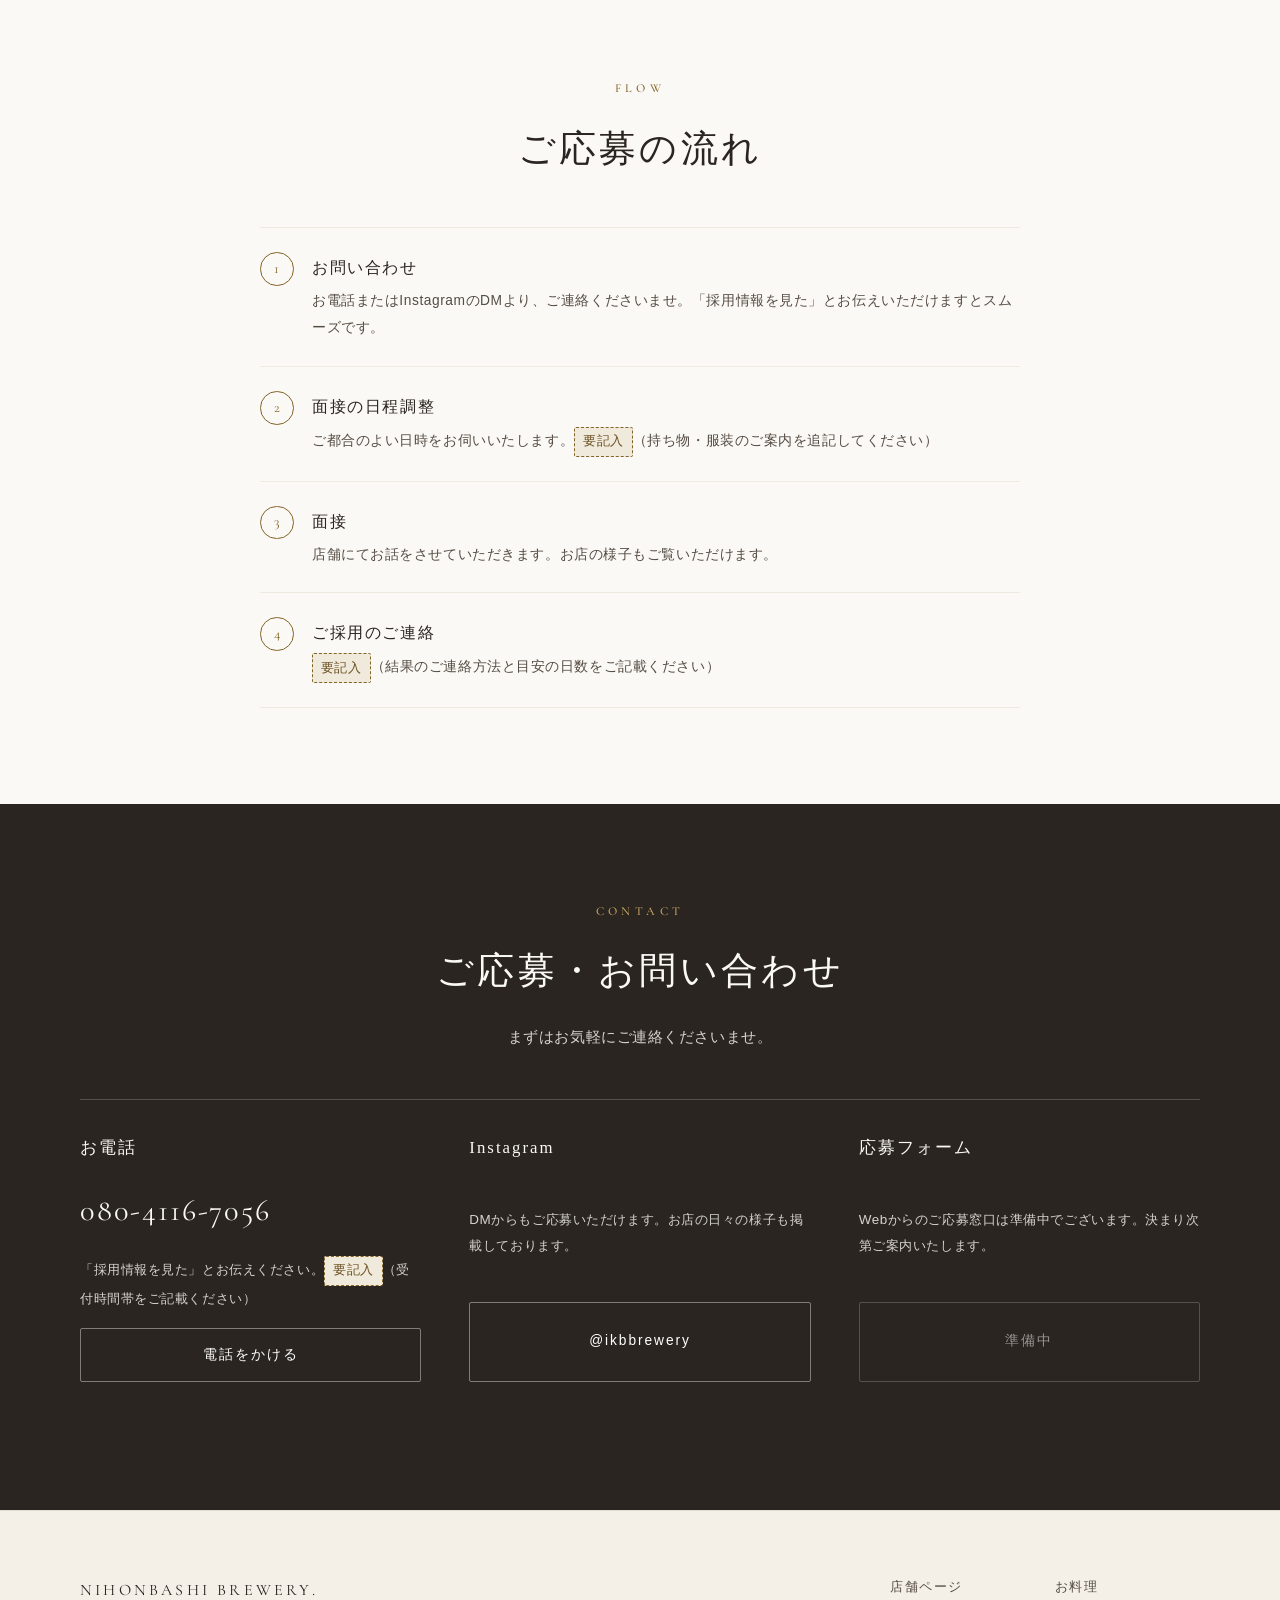
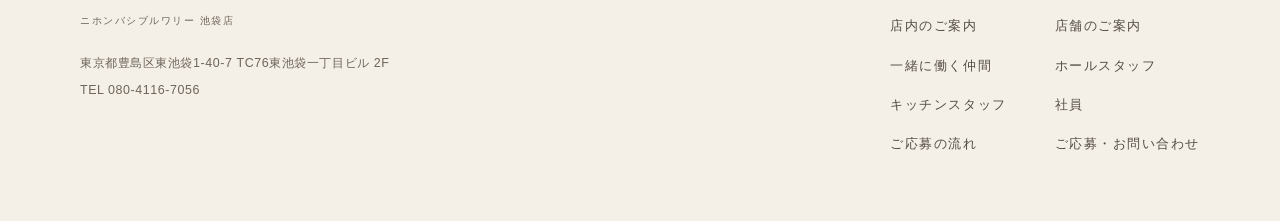
<file: recruit.html>
<!DOCTYPE html>
<html lang="ja">
<head>
<meta charset="UTF-8">
<meta name="viewport" content="width=device-width, initial-scale=1">

<!-- ===========================================================
     ！！ 公開前に必ずお読みください ！！

     労働条件は職種別の3ページ（recruit-hall / recruit-kitchen /
     recruit-staff）に掲載しており、いずれも池袋周辺の相場に基づく
     暫定値です。実際の条件に置き換えてから公開してください。

     職業安定法により、求人票に実際と異なる労働条件を記載することは
     禁じられています（虚偽の条件提示は罰則の対象です）。

     暫定値のまま検索結果に出ないよう、採用関連の4ページすべてに
     noindex を入れ、sitemap.xml からも除外しています。
     条件を確定させたら、次の3点をまとめて対応してください。
       1. 各ページの robots メタタグの行を削除
       2. sitemap.xml のコメントアウトを解除
       3. 職種別ページの JobPosting の値をページ表示と揃える
     =========================================================== -->
<meta name="robots" content="noindex, nofollow">

<title>採用情報｜ニホンバシブルワリー 池袋店</title>
<meta name="description" content="ニホンバシブルワリー 池袋店では、一緒に働いてくださる方を募集しております。池袋駅東口より徒歩2分。クラフトビールと本格イタリアンのお店です。">
<link rel="canonical" href="https://bigbabyboy24-collab.github.io/lp-test/recruit.html">

<meta property="og:type" content="website">
<meta property="og:site_name" content="ニホンバシブルワリー 池袋店">
<meta property="og:title" content="採用情報｜ニホンバシブルワリー 池袋店">
<meta property="og:description" content="池袋駅東口より徒歩2分。クラフトビールと本格イタリアンのお店で、一緒に働いてくださる方を募集しております。">
<meta property="og:url" content="https://bigbabyboy24-collab.github.io/lp-test/recruit.html">
<meta property="og:image" content="https://bigbabyboy24-collab.github.io/lp-test/images/recruit-og.jpg">
<meta property="og:image:width" content="1200">
<meta property="og:image:height" content="630">
<meta property="og:locale" content="ja_JP">
<meta name="twitter:card" content="summary_large_image">
<meta name="twitter:title" content="採用情報｜ニホンバシブルワリー 池袋店">
<meta name="twitter:description" content="池袋駅東口より徒歩2分。一緒に働いてくださる方を募集しております。">
<meta name="twitter:image" content="https://bigbabyboy24-collab.github.io/lp-test/images/recruit-og.jpg">
<meta name="theme-color" content="#FBF9F5">

<link rel="preconnect" href="https://fonts.googleapis.com">
<link rel="preconnect" href="https://fonts.gstatic.com" crossorigin>
<link rel="stylesheet" href="https://fonts.googleapis.com/css2?family=Cormorant+Garamond:wght@400;500&display=swap">


<style>
/* =========================================================
   採用情報｜ニホンバシブルワリー 池袋店
   デザイントークンはトップページと共通
   ========================================================= */
:root {
  --paper:    #FBF9F5;
  --paper-2:  #F4F0E8;
  --white:    #FFFFFF;
  --line:     #E4DED2;
  --line-2:   #EFEAE0;

  --ink:      #2B2521;
  --ink-2:    #554C44;
  --ink-3:    #6F6459;

  --bronze:      #836428;
  --bronze-deep: #6B5020;
  --bronze-tint: #F0EADC;

  --header-h: 62px;
  --r:        2px;

  --mincho: "Hiragino Mincho ProN", "Yu Mincho", "YuMincho", "Noto Serif JP", "MS PMincho", serif;
  --gothic: "Hiragino Sans", "Hiragino Kaku Gothic ProN", "Yu Gothic", "YuGothic",
            "Noto Sans JP", "Helvetica Neue", Arial, sans-serif;
  --latin:  "Cormorant Garamond", "Palatino", Georgia, serif;

  --ease: cubic-bezier(.25, .46, .45, .94);
}

*, *::before, *::after { box-sizing: border-box; }

html {
  scroll-behavior: smooth;
  scroll-padding-top: calc(var(--header-h) + 12px);
  -webkit-text-size-adjust: 100%;
}

body {
  margin: 0;
  background: var(--paper);
  color: var(--ink-2);
  font-family: var(--gothic);
  font-size: 16px;
  line-height: 1.95;
  letter-spacing: .035em;
  -webkit-font-smoothing: antialiased;
  overflow-wrap: anywhere;
}

img, svg { display: block; max-width: 100%; border: 0; }
img { height: auto; }
ul, ol, dl, dd, figure { margin: 0; padding: 0; }
li { list-style: none; }
h1, h2, h3, p { margin: 0; }
a { color: inherit; text-decoration: none; }
button { font: inherit; }

:focus-visible { outline: 2px solid var(--bronze); outline-offset: 4px; }

@media (prefers-reduced-motion: reduce) {
  html { scroll-behavior: auto; }
  *, *::before, *::after {
    animation-duration: .001ms !important;
    transition-duration: .001ms !important;
  }
}

.container { width: min(1120px, 100% - 2.5rem); margin-inline: auto; }
.narrow    { width: min(760px, 100% - 2.5rem); margin-inline: auto; }

.skip-link {
  position: absolute; left: -9999px; top: 0; z-index: 200;
  padding: .8rem 1.25rem; background: var(--ink); color: var(--paper);
}
.skip-link:focus { left: 0; }

.note { margin-top: 1.5rem; color: var(--ink-3); font-size: .78rem; line-height: 1.95; }

/* ---------- Typography ---------- */
.label {
  display: block; margin-bottom: 1.1rem;
  font-family: var(--latin); font-size: .76rem; font-weight: 500;
  letter-spacing: .36em; text-transform: uppercase; color: var(--bronze);
}
.title {
  font-family: var(--mincho); font-weight: 500;
  font-size: clamp(1.5rem, 5.8vw, 2.3rem);
  line-height: 1.65; letter-spacing: .09em; color: var(--ink);
}
.lead {
  margin-top: 1.5rem; font-family: var(--mincho);
  font-size: clamp(1rem, 3.6vw, 1.1rem);
  line-height: 2.1; letter-spacing: .07em; color: var(--ink-2);
}
.desc { margin-top: 1.25rem; font-size: .94rem; }

.section { padding: clamp(3.5rem, 9vw, 6rem) 0; }
.section-tint { background: var(--paper-2); }
.section-head { margin-bottom: clamp(2rem, 5vw, 3rem); }
.section-head-center { text-align: center; }

/* ---------- Buttons ---------- */
.btn {
  display: flex; align-items: center; justify-content: center; gap: .6em;
  width: 100%; min-height: 54px; padding: .9em 1.75em;
  border: 1px solid transparent; border-radius: var(--r);
  font-size: .86rem; font-weight: 500; letter-spacing: .14em;
  line-height: 1.5; text-align: center; cursor: pointer;
  transition: background-color .45s var(--ease), color .45s var(--ease),
              border-color .45s var(--ease);
}
.btn svg { flex: none; width: 1.05em; height: 1.05em; }
.btn-primary { background: var(--bronze); color: var(--white); }
.btn-primary:hover { background: var(--bronze-deep); }
.btn-outline { background: transparent; color: var(--ink); border-color: var(--line); }
.btn-outline:hover { background: var(--white); border-color: var(--bronze); }

/* ---------- Header ---------- */
.site-header {
  position: fixed; inset: 0 0 auto 0; z-index: 100; height: var(--header-h);
  background: rgba(251,249,245,.94);
  backdrop-filter: saturate(120%) blur(10px);
  -webkit-backdrop-filter: saturate(120%) blur(10px);
  border-bottom: 1px solid var(--line-2);
}
.header-inner { height: 100%; display: flex; align-items: center; justify-content: space-between; gap: 1rem; }
.brand { display: grid; gap: .2rem; line-height: 1.3; }
.brand-en { font-family: var(--latin); font-size: .95rem; letter-spacing: .2em; color: var(--ink); }
.brand-ja { font-size: .6rem; letter-spacing: .16em; color: var(--ink-3); }
.header-back {
  font-size: .74rem; letter-spacing: .12em; color: var(--ink-2);
  border-bottom: 1px solid var(--line);
  transition: color .45s var(--ease), border-color .45s var(--ease);
}
.header-back:hover { color: var(--bronze); border-bottom-color: var(--bronze); }

/* ---------- Hero ---------- */
.hero { padding: calc(var(--header-h) + clamp(2rem, 7vw, 3.5rem)) 0 clamp(2.5rem, 7vw, 4rem); }
.hero-head { text-align: center; margin-bottom: clamp(2rem, 5vw, 2.75rem); }
.hero-en {
  display: block; margin-bottom: 1.5rem;
  font-family: var(--latin); font-size: clamp(.78rem, 3vw, .92rem);
  letter-spacing: .42em; text-transform: uppercase; color: var(--bronze);
}
.hero-ja {
  font-family: var(--mincho); font-weight: 500;
  font-size: clamp(1.6rem, 7vw, 2.9rem);
  line-height: 1.75; letter-spacing: .11em; color: var(--ink);
}
.hero-sub { margin-top: 1.5rem; font-size: .8rem; letter-spacing: .16em; color: var(--ink-3); }

/* ▼ 差し替え箇所：images/recruit-hero.jpg（1800×1000 / 9:5） */
.hero-figure { overflow: hidden; aspect-ratio: 9 / 5; background: linear-gradient(140deg, var(--paper-2), #D9CFBC); }
.hero-figure img { width: 100%; height: 100%; object-fit: cover; }

/* ---------- Message ---------- */
.message { text-align: center; }
.ornament {
  display: block; width: 1px; height: 36px; margin: 0 auto 1.75rem;
  background: linear-gradient(180deg, transparent, var(--bronze) 45%, transparent);
}

/* ---------- 働く環境 ---------- */
.env-grid { display: grid; gap: .8rem; }
.env-card { padding: 1.75rem 1.5rem; background: var(--white); border: 1px solid var(--line); }
.env-icon { width: 26px; height: 26px; margin-bottom: .9rem; color: var(--bronze); }
.env-card h3 {
  margin-bottom: .5rem; font-family: var(--mincho); font-size: 1rem;
  font-weight: 500; letter-spacing: .1em; color: var(--ink);
}
.env-card p { font-size: .86rem; }

.env-photos { display: grid; gap: .8rem; margin-top: 1.5rem; }
.env-photos figure { overflow: hidden; aspect-ratio: 9 / 7; background: var(--paper-2); }
.env-photos img { width: 100%; height: 100%; object-fit: cover; }
.env-photos figcaption { padding-top: .8rem; font-size: .76rem; letter-spacing: .1em; color: var(--ink-3); }

/* ---------- 一緒に働く仲間 ---------- */
.team-photos { display: grid; gap: .8rem; }
.team-photos figure { overflow: hidden; aspect-ratio: 5 / 4; background: var(--paper-2); }
.team-photos img { width: 100%; height: 100%; object-fit: cover; }

/* 画像に重ねる「イメージです」注記 */
.hero-figure { position: relative; }
.img-note {
  position: absolute; right: .6rem; bottom: .6rem;
  padding: .25em .8em;
  background: rgba(43,37,33,.62);
  border-radius: var(--r);
  font-size: .68rem; letter-spacing: .08em; color: #fff;
}

/* ---------- 募集職種 ---------- */
.job-list { display: grid; gap: 1rem; }
.job-card { padding: 1.75rem 1.5rem; background: var(--white); border: 1px solid var(--line); }
.job-card h3 {
  font-family: var(--mincho); font-size: 1.1rem; font-weight: 500;
  letter-spacing: .1em; color: var(--ink);
}
.job-type {
  margin: .4rem 0 1rem;
  font-family: var(--latin); font-size: .74rem; letter-spacing: .22em;
  text-transform: uppercase; color: var(--bronze);
}
.job-card p { font-size: .86rem; }
a.job-card { display: block; transition: border-color .45s var(--ease); }
a.job-card:hover { border-color: var(--bronze); }
.job-more {
  display: inline-block; margin-top: 1.15rem; padding-bottom: .3rem;
  border-bottom: 1px solid var(--line);
  font-size: .8rem; letter-spacing: .12em; color: var(--bronze);
}
a.job-card:hover .job-more { border-bottom-color: var(--bronze); }

/* 募集要項セクションの職種リンク */
.job-links { display: grid; gap: .7rem; }
.job-links a {
  display: grid; gap: .2rem;
  padding: 1.35rem 1.5rem;
  background: var(--white); border: 1px solid var(--line);
  transition: border-color .45s var(--ease);
}
.job-links a:hover { border-color: var(--bronze); }
.job-links strong {
  font-family: var(--mincho); font-size: 1rem; font-weight: 500;
  letter-spacing: .1em; color: var(--ink);
}
.job-links span { font-size: .8rem; color: var(--ink-3); }

/* 未確定であることが一目でわかる書式 */
.tbd {
  display: inline-block;
  padding: .1em .6em;
  background: var(--bronze-tint);
  border: 1px dashed var(--bronze);
  border-radius: var(--r);
  font-size: .8rem; letter-spacing: .06em; color: var(--bronze-deep);
}

/* ---------- 募集要項 ---------- */
.req-table { border-top: 1px solid var(--line); }
.req-row { display: grid; gap: .3rem; padding: 1.15rem 0; border-bottom: 1px solid var(--line); }
.req-row dt { font-size: .74rem; letter-spacing: .18em; color: var(--ink-3); }
.req-row dd { font-size: .88rem; line-height: 2.1; color: var(--ink); }

/* ---------- 応募の流れ ---------- */
.flow { display: grid; gap: 0; border-top: 1px solid var(--line-2); counter-reset: step; }
.flow li { padding: 1.5rem 0 1.5rem 3.25rem; border-bottom: 1px solid var(--line-2); position: relative; counter-increment: step; }
.flow li::before {
  content: counter(step);
  position: absolute; left: 0; top: 1.5rem;
  display: grid; place-content: center;
  width: 2.1rem; height: 2.1rem;
  border: 1px solid var(--bronze); border-radius: 50%;
  font-family: var(--latin); font-size: .9rem; color: var(--bronze);
}
.flow h3 {
  margin-bottom: .3rem; font-family: var(--mincho); font-size: 1rem;
  font-weight: 500; letter-spacing: .1em; color: var(--ink);
}
.flow p { font-size: .86rem; }

/* ---------- 応募先 ---------- */
.section-dark { background: var(--ink); color: rgba(251,249,245,.86); }
.section-dark .title { color: var(--paper); }
.section-dark .label { color: #C9A961; }
.section-dark .desc { color: rgba(251,249,245,.82); }
.apply-grid { display: grid; gap: 0; border-top: 1px solid rgba(251,249,245,.2); }
.apply-card { display: grid; gap: 1rem; padding: 2rem 0; border-bottom: 1px solid rgba(251,249,245,.2); }
.apply-card h3 {
  font-family: var(--mincho); font-size: 1.05rem; font-weight: 500;
  letter-spacing: .12em; color: var(--paper);
}
.apply-card p { font-size: .84rem; color: rgba(251,249,245,.82); }
.apply-tel {
  font-family: var(--latin); font-size: 1.9rem; letter-spacing: .06em; color: var(--paper);
  transition: opacity .45s var(--ease);
}
.apply-tel:hover { opacity: .75; }
.btn-onDark { background: transparent; color: var(--white); border-color: rgba(255,255,255,.4); }
.btn-onDark:hover { background: rgba(255,255,255,.1); border-color: var(--white); }

/* ---------- 店舗情報 ---------- */
.access-table { border-top: 1px solid var(--line); }
.access-row { display: grid; gap: .3rem; padding: 1.15rem 0; border-bottom: 1px solid var(--line); }
.access-row dt { font-size: .74rem; letter-spacing: .18em; color: var(--ink-3); }
.access-row dd { font-size: .88rem; line-height: 2.1; color: var(--ink); }
.access-row dd a { color: var(--ink); border-bottom: 1px solid var(--line); }
.access-row dd a:hover { color: var(--bronze); border-bottom-color: var(--bronze); }

/* ---------- Footer ---------- */
.site-footer {
  padding: clamp(3rem, 8vw, 4rem) 0 calc(5rem + env(safe-area-inset-bottom));
  background: var(--paper-2); border-top: 1px solid var(--line);
}
.footer-inner { display: grid; gap: 2rem; }
.site-footer .brand-en { color: var(--ink); font-size: 1rem; }
.site-footer .brand-ja { color: var(--ink-3); margin-top: .35rem; }
.footer-addr { margin-top: 1.25rem; font-size: .78rem; line-height: 2.1; color: var(--ink-3); }
.footer-nav { display: grid; gap: .9rem; }
.footer-nav a { font-size: .8rem; letter-spacing: .12em; color: var(--ink-2); transition: color .45s var(--ease); }
.footer-nav a:hover { color: var(--bronze); }

/* ---------- Sticky CTA ---------- */
.sticky-cta {
  position: fixed; z-index: 95; inset: auto 0 0 0;
  display: grid; grid-template-columns: 1fr 1fr; gap: 1px;
  background: var(--line); border-top: 1px solid var(--line);
  transform: translateY(110%); transition: transform .5s var(--ease);
}
.sticky-cta.is-visible { transform: none; }
.sticky-cta .btn {
  min-height: 56px; padding: .8em .5em calc(.8em + env(safe-area-inset-bottom));
  border: 0; border-radius: 0; font-size: .8rem; letter-spacing: .1em;
}
.sticky-cta .btn-outline { background: var(--paper); }

/* ---------- Reveal ---------- */
.reveal { opacity: 0; transform: translateY(12px); transition: opacity 1.2s var(--ease), transform 1.2s var(--ease); }
.reveal.is-in { opacity: 1; transform: none; }

/* =========================================================
   768px 以上
   ========================================================= */
@media (min-width: 768px) {
  :root { --header-h: 76px; }
  .container { width: min(1120px, 100% - 4rem); }
  .narrow    { width: min(760px, 100% - 4rem); }

  .env-grid   { grid-template-columns: repeat(2, 1fr); }
  .env-photos { grid-template-columns: repeat(2, 1fr); }
  .team-photos { grid-template-columns: repeat(3, 1fr); }
  .job-list   { grid-template-columns: repeat(3, 1fr); }
  .apply-grid { grid-template-columns: repeat(3, 1fr); column-gap: 3rem; }
  .apply-card { border-bottom: 0; }

  .req-row, .access-row { grid-template-columns: 9rem 1fr; gap: 2rem; padding: 1.3rem 0; }

  .footer-inner { grid-template-columns: 1fr auto; gap: 4rem; align-items: start; }
  .footer-nav { grid-template-columns: repeat(2, auto); gap: .9rem 3rem; }
  .site-footer { padding-bottom: clamp(3rem, 8vw, 4rem); }

  .sticky-cta { display: none; }
}

/* =========================================================
   1280px 以上
   ========================================================= */
@media (min-width: 1280px) {
  .hero-figure { aspect-ratio: 21 / 9; }
  .env-grid    { grid-template-columns: repeat(4, 1fr); }
  .req-access-grid { display: grid; grid-template-columns: 1fr 1fr; gap: 4rem; align-items: start; }
}
</style>
</head>
<body>

<a class="skip-link" href="#main">本文へスキップ</a>

<header class="site-header">
  <div class="container header-inner">
    <a class="brand" href="index.html">
      <span class="brand-en">NIHONBASHI BREWERY.</span>
      <span class="brand-ja">ニホンバシブルワリー 池袋店</span>
    </a>
    <a class="header-back" href="index.html">店舗ページへ戻る</a>
  </div>
</header>

<main id="main">

  <!-- ===== HERO ===== -->
  <section class="hero" id="top">
    <div class="container">
      <div class="hero-head">
        <h1 class="hero-ja">
          <span class="hero-en">Recruit</span>
          一杯と一皿を、<br>ともに届けてくださる方へ。
        </h1>
        <p class="hero-sub">ニホンバシブルワリー 池袋店 採用情報</p>
      </div>

      <!-- ▼ 差し替え箇所：images/recruit-hero.jpg（1800×1000 / 9:5）
           現在は生成AIによるイメージ写真です。実在のスタッフではありません。
           実際のスタッフ写真が用意できたら差し替え、下の注記を削除してください。 -->
      <figure class="hero-figure">
        <img src="images/recruit-hero.jpg" alt="お店で働くスタッフのイメージ"
             width="1800" height="1000" fetchpriority="high" decoding="async">
        <figcaption class="img-note">※ 写真はイメージです</figcaption>
      </figure>
    </div>
  </section>

  <!-- ===== MESSAGE ===== -->
  <section class="section">
    <div class="narrow message">
      <span class="ornament" aria-hidden="true"></span>
      <h2 class="title">お客様の「おいしい」が、<br>すぐそばで聞こえる場所です。</h2>
      <p class="lead">
        十二種のクラフトビールと、その一杯に寄り添う本格イタリアン。
        カウンター越しにお客様の表情が見える、五十席の小さなお店です。
        ビールにお詳しくなくても構いません。
        おいしいものを一緒に喜べる方と、働けたら嬉しく思います。
      </p>
    </div>
  </section>

  <!-- ===== 働く環境 ===== -->
  <section class="section section-tint" id="environment">
    <div class="container">
      <div class="section-head section-head-center">
        <span class="label">Environment</span>
        <h2 class="title">働く場所について</h2>
        <p class="desc">お店の特徴として、確かにお伝えできることをまとめました。</p>
      </div>

      <ul class="env-grid">
        <li class="env-card">
          <svg class="env-icon" viewBox="0 0 24 24" fill="none" stroke="currentColor" stroke-width="1.2" stroke-linecap="round" stroke-linejoin="round" aria-hidden="true">
            <path d="M21 10c0 7-9 13-9 13s-9-6-9-13a9 9 0 0 1 18 0z"/><circle cx="12" cy="10" r="3"/>
          </svg>
          <h3>池袋駅東口より徒歩二分</h3>
          <p>通勤に時間がかかりません。学校やお勤めの帰りにも通いやすい場所にございます。</p>
        </li>
        <li class="env-card">
          <svg class="env-icon" viewBox="0 0 24 24" fill="none" stroke="currentColor" stroke-width="1.2" stroke-linecap="round" stroke-linejoin="round" aria-hidden="true">
            <path d="M6 4h9a1 1 0 0 1 1 1v14a1 1 0 0 1-1 1H6a1 1 0 0 1-1-1V5a1 1 0 0 1 1-1z"/>
            <path d="M16 8h2.5a2.5 2.5 0 0 1 0 5H16"/><path d="M9 9v6M12.5 9v6"/>
          </svg>
          <h3>常時十二種のクラフトビール</h3>
          <p>樽は入れ替わります。働くうちに、自然とビールに詳しくなっていく環境です。</p>
        </li>
        <li class="env-card">
          <svg class="env-icon" viewBox="0 0 24 24" fill="none" stroke="currentColor" stroke-width="1.2" stroke-linecap="round" stroke-linejoin="round" aria-hidden="true">
            <path d="M3 21V8l9-5 9 5v13"/><path d="M9 21v-6h6v6"/>
          </svg>
          <h3>五十席・カウンターとテーブル</h3>
          <p>大箱ではありません。お客様一人ひとりと言葉を交わせる規模のお店です。</p>
        </li>
        <li class="env-card">
          <svg class="env-icon" viewBox="0 0 24 24" fill="none" stroke="currentColor" stroke-width="1.2" stroke-linecap="round" stroke-linejoin="round" aria-hidden="true">
            <circle cx="12" cy="12" r="9"/><path d="M12 7v5l3.5 2"/>
          </svg>
          <h3>昼と夜、どちらもございます</h3>
          <p>ランチは十一時から。夜は二十三時まで（日・祝は二十二時まで）営業しております。</p>
        </li>
      </ul>

      <!-- この2点は店舗の実写です。差し替えないでください。 -->
      <div class="env-photos">
        <figure>
          <img src="images/recruit-1.jpg" alt="カウンター席と並んだビールサーバー"
               width="900" height="700" loading="lazy" decoding="async">
          <figcaption>カウンターとタップ</figcaption>
        </figure>
        <figure>
          <img src="images/recruit-2.jpg" alt="デザートを取り分けるスタッフの手元"
               width="900" height="700" loading="lazy" decoding="async">
          <figcaption>お客様の席で</figcaption>
        </figure>
      </div>
    </div>
  </section>

  <!-- ===== 一緒に働く仲間 =====
       ▼ 差し替え箇所：images/recruit-team-1〜3.jpg（900×720）
       現在は生成AIによるイメージ写真です。実在のスタッフではありません。
       実際のスタッフ写真が用意できたら差し替え、注記を削除してください。 -->
  <section class="section" id="team">
    <div class="container">
      <div class="section-head section-head-center">
        <span class="label">Team</span>
        <h2 class="title">一緒に働く仲間</h2>
        <p class="desc">おいしいものを一緒に喜べる方と、働けたら嬉しく思います。</p>
      </div>

      <div class="team-photos">
        <figure>
          <img src="images/recruit-team-1.jpg" alt="お店で働くスタッフのイメージ"
               width="900" height="720" loading="lazy" decoding="async">
        </figure>
        <figure>
          <img src="images/recruit-team-2.jpg" alt="カウンターに立つスタッフのイメージ"
               width="900" height="720" loading="lazy" decoding="async">
        </figure>
        <figure>
          <img src="images/recruit-team-3.jpg" alt="厨房前のスタッフのイメージ"
               width="900" height="720" loading="lazy" decoding="async">
        </figure>
      </div>

      <p class="note">※ 人物写真はイメージです。実際に在籍するスタッフを撮影したものではありません。</p>
    </div>
  </section>

  <!-- ===== 募集職種 =====
       ▼ 要記入：以下の職種は一般的な例です。
       実際に募集する職種のみを残し、業務内容も実態に合わせてご修正ください。 -->
  <section class="section" id="jobs">
    <div class="container">
      <div class="section-head section-head-center">
        <span class="label">Position</span>
        <h2 class="title">募集職種</h2>
      </div>

      <ul class="job-list">
        <li>
          <a class="job-card" href="recruit-hall.html">
            <h3>ホールスタッフ</h3>
            <p class="job-type">Hall</p>
            <p>ご案内、ご注文の承り、ドリンクのご提供、お会計など。ビールの注ぎ方は入店後にお教えいたします。</p>
            <span class="job-more">募集要項を見る</span>
          </a>
        </li>
        <li>
          <a class="job-card" href="recruit-kitchen.html">
            <h3>キッチンスタッフ</h3>
            <p class="job-type">Kitchen</p>
            <p>ピッツァ・パスタの調理補助、仕込み、盛り付けなど。調理経験の有無は問いません。</p>
            <span class="job-more">募集要項を見る</span>
          </a>
        </li>
        <li>
          <a class="job-card" href="recruit-staff.html">
            <h3>社員</h3>
            <p class="job-type">Full-time</p>
            <p>ホール・キッチン業務に加え、シフトの管理や発注などの店舗運営に携わっていただきます。</p>
            <span class="job-more">募集要項を見る</span>
          </a>
        </li>
      </ul>

      <p class="note">※ 募集状況は時期により異なります。詳しくはお問い合わせくださいませ。</p>
    </div>
  </section>

  <!-- ===== 募集要項 ===== -->
  <section class="section section-tint" id="requirements">
    <div class="container">
      <div class="section-head section-head-center">
        <span class="label">Requirements</span>
        <h2 class="title">募集要項</h2>
        <p class="desc">
          給与・勤務時間などの詳しい条件は、職種ごとのページに掲載しております。
        </p>
      </div>

      <div class="req-access-grid">
        <div>
          <ul class="job-links">
            <li><a href="recruit-hall.html"><strong>ホールスタッフ</strong><span>アルバイト・パート</span></a></li>
            <li><a href="recruit-kitchen.html"><strong>キッチンスタッフ</strong><span>アルバイト・パート</span></a></li>
            <li><a href="recruit-staff.html"><strong>社員（店舗スタッフ）</strong><span>正社員</span></a></li>
          </ul>
          <p class="note">
            ※ 各ページに記載の労働条件は、池袋周辺の飲食店の相場をもとにした暫定値です。
            公開前に実際の条件へご修正ください。
          </p>
        </div>

        <dl class="access-table">
          <div class="access-row">
            <dt>勤務地</dt>
            <dd>ニホンバシブルワリー 池袋店<br>〒170-0013 東京都豊島区東池袋1-40-7<br>TC76東池袋一丁目ビル 2F</dd>
          </div>
          <div class="access-row">
            <dt>アクセス</dt>
            <dd>池袋駅 東口より徒歩2分</dd>
          </div>
          <div class="access-row">
            <dt>店舗の営業時間</dt>
            <dd>
              月〜木 11:00–15:00／17:00–23:00<br>
              金・土 11:00–23:00<br>
              日・祝 11:00–22:00
            </dd>
          </div>
          <div class="access-row">
            <dt>店舗について</dt>
            <dd><a href="index.html">店舗ページをご覧ください</a></dd>
          </div>
        </dl>
      </div>
    </div>
  </section>

  <!-- ===== 応募の流れ ===== -->
  <section class="section" id="flow">
    <div class="narrow">
      <div class="section-head section-head-center">
        <span class="label">Flow</span>
        <h2 class="title">ご応募の流れ</h2>
      </div>

      <ol class="flow">
        <li>
          <h3>お問い合わせ</h3>
          <p>お電話またはInstagramのDMより、ご連絡くださいませ。「採用情報を見た」とお伝えいただけますとスムーズです。</p>
        </li>
        <li>
          <h3>面接の日程調整</h3>
          <p>ご都合のよい日時をお伺いいたします。<span class="tbd">要記入</span>（持ち物・服装のご案内を追記してください）</p>
        </li>
        <li>
          <h3>面接</h3>
          <p>店舗にてお話をさせていただきます。お店の様子もご覧いただけます。</p>
        </li>
        <li>
          <h3>ご採用のご連絡</h3>
          <p><span class="tbd">要記入</span>（結果のご連絡方法と目安の日数をご記載ください）</p>
        </li>
      </ol>
    </div>
  </section>

  <!-- ===== 応募先 ===== -->
  <section class="section section-dark" id="apply">
    <div class="container">
      <div class="section-head section-head-center">
        <span class="label">Contact</span>
        <h2 class="title">ご応募・お問い合わせ</h2>
        <p class="desc">まずはお気軽にご連絡くださいませ。</p>
      </div>

      <ul class="apply-grid">
        <li class="apply-card">
          <h3>お電話</h3>
          <a class="apply-tel" href="tel:08041167056">080-4116-7056</a>
          <p>「採用情報を見た」とお伝えください。<span class="tbd">要記入</span>（受付時間帯をご記載ください）</p>
          <a class="btn btn-onDark" href="tel:08041167056">電話をかける</a>
        </li>
        <li class="apply-card">
          <h3>Instagram</h3>
          <p>DMからもご応募いただけます。お店の日々の様子も掲載しております。</p>
          <a class="btn btn-onDark" href="https://www.instagram.com/ikbbrewery/" target="_blank" rel="noopener">@ikbbrewery</a>
        </li>
        <!-- ▼ 要記入：応募フォームや求人媒体（Indeed / タウンワーク等）を使う場合は
             下の href を差し替え、aria-disabled の指定を削除してください -->
        <li class="apply-card">
          <h3>応募フォーム</h3>
          <p>Webからのご応募窓口は準備中でございます。決まり次第ご案内いたします。</p>
          <span class="btn btn-onDark" role="link" aria-disabled="true" tabindex="-1" style="opacity:.5;cursor:default">準備中</span>
        </li>
      </ul>
    </div>
  </section>

</main>

<footer class="site-footer" id="siteFooter">
  <div class="container footer-inner">
    <div class="footer-brand">
      <p class="brand-en">NIHONBASHI BREWERY.</p>
      <p class="brand-ja">ニホンバシブルワリー 池袋店</p>
      <p class="footer-addr">
        東京都豊島区東池袋1-40-7 TC76東池袋一丁目ビル 2F<br>
        TEL 080-4116-7056
      </p>
    </div>
    <nav class="footer-nav" aria-label="フッターナビゲーション">
      <a href="index.html">店舗ページ</a>
      <a href="index.html#food">お料理</a>
      <a href="index.html#interior">店内のご案内</a>
      <a href="index.html#info">店舗のご案内</a>
      <a href="#team">一緒に働く仲間</a>
      <a href="recruit-hall.html">ホールスタッフ</a>
      <a href="recruit-kitchen.html">キッチンスタッフ</a>
      <a href="recruit-staff.html">社員</a>
      <a href="#flow">ご応募の流れ</a>
      <a href="#apply">ご応募・お問い合わせ</a>
    </nav>
  </div>
</footer>

<div class="sticky-cta" id="stickyCta">
  <a class="btn btn-primary" href="tel:08041167056">お電話でご応募</a>
  <a class="btn btn-outline" href="#apply">応募方法を見る</a>
</div>

<script>
(function () {
  'use strict';

  var stickyCta = document.getElementById('stickyCta');
  var footer    = document.getElementById('siteFooter');
  var hero      = document.querySelector('.hero');
  var supportsIO = 'IntersectionObserver' in window;

  /* 固定CTA：ヒーローを過ぎたら現れ、フッターで収まる */
  if (supportsIO && stickyCta && hero && footer) {
    var pastHero = false, atFooter = false;
    function syncCta() { stickyCta.classList.toggle('is-visible', pastHero && !atFooter); }

    new IntersectionObserver(function (e) { pastHero = !e[0].isIntersecting; syncCta(); },
      { threshold: 0 }).observe(hero);
    new IntersectionObserver(function (e) { atFooter = e[0].isIntersecting; syncCta(); },
      { threshold: 0 }).observe(footer);
  }

  /* ゆっくりとしたフェードイン */
  var reduceMotion = window.matchMedia('(prefers-reduced-motion: reduce)').matches;
  if (!supportsIO || reduceMotion) return;

  var targets = document.querySelectorAll(
    '.hero-head, .hero-figure, .message > *, .section-head, .env-card, ' +
    '.env-photos figure, .team-photos figure, .job-card, .job-links a, ' +
    '.req-table, .access-table, .flow li, .apply-card'
  );

  Array.prototype.forEach.call(targets, function (el, i) {
    el.classList.add('reveal');
    el.style.transitionDelay = (i % 3) * 120 + 'ms';
  });

  var io = new IntersectionObserver(function (entries) {
    entries.forEach(function (entry) {
      if (entry.isIntersecting) { entry.target.classList.add('is-in'); io.unobserve(entry.target); }
    });
  }, { rootMargin: '0px 0px -8% 0px', threshold: 0.04 });

  Array.prototype.forEach.call(targets, function (el) { io.observe(el); });
})();
</script>
</body>
</html>
</file>
